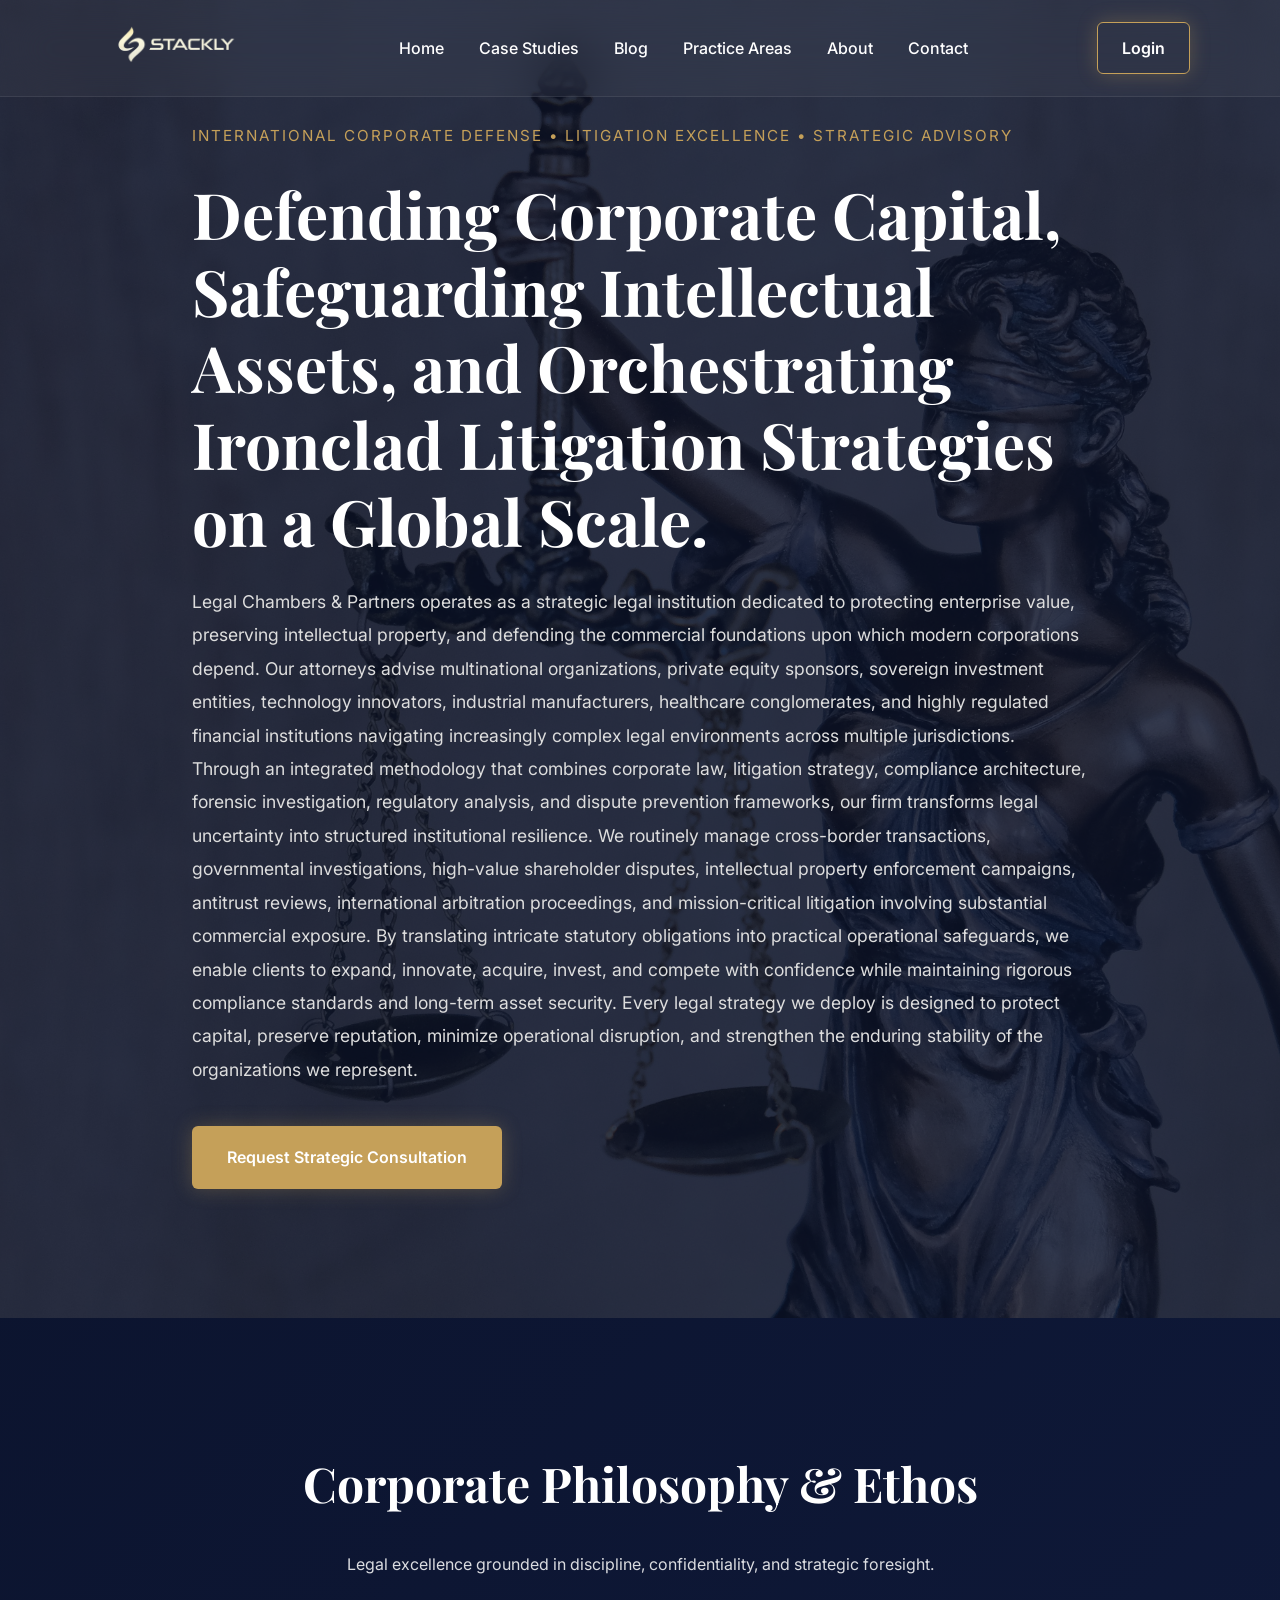
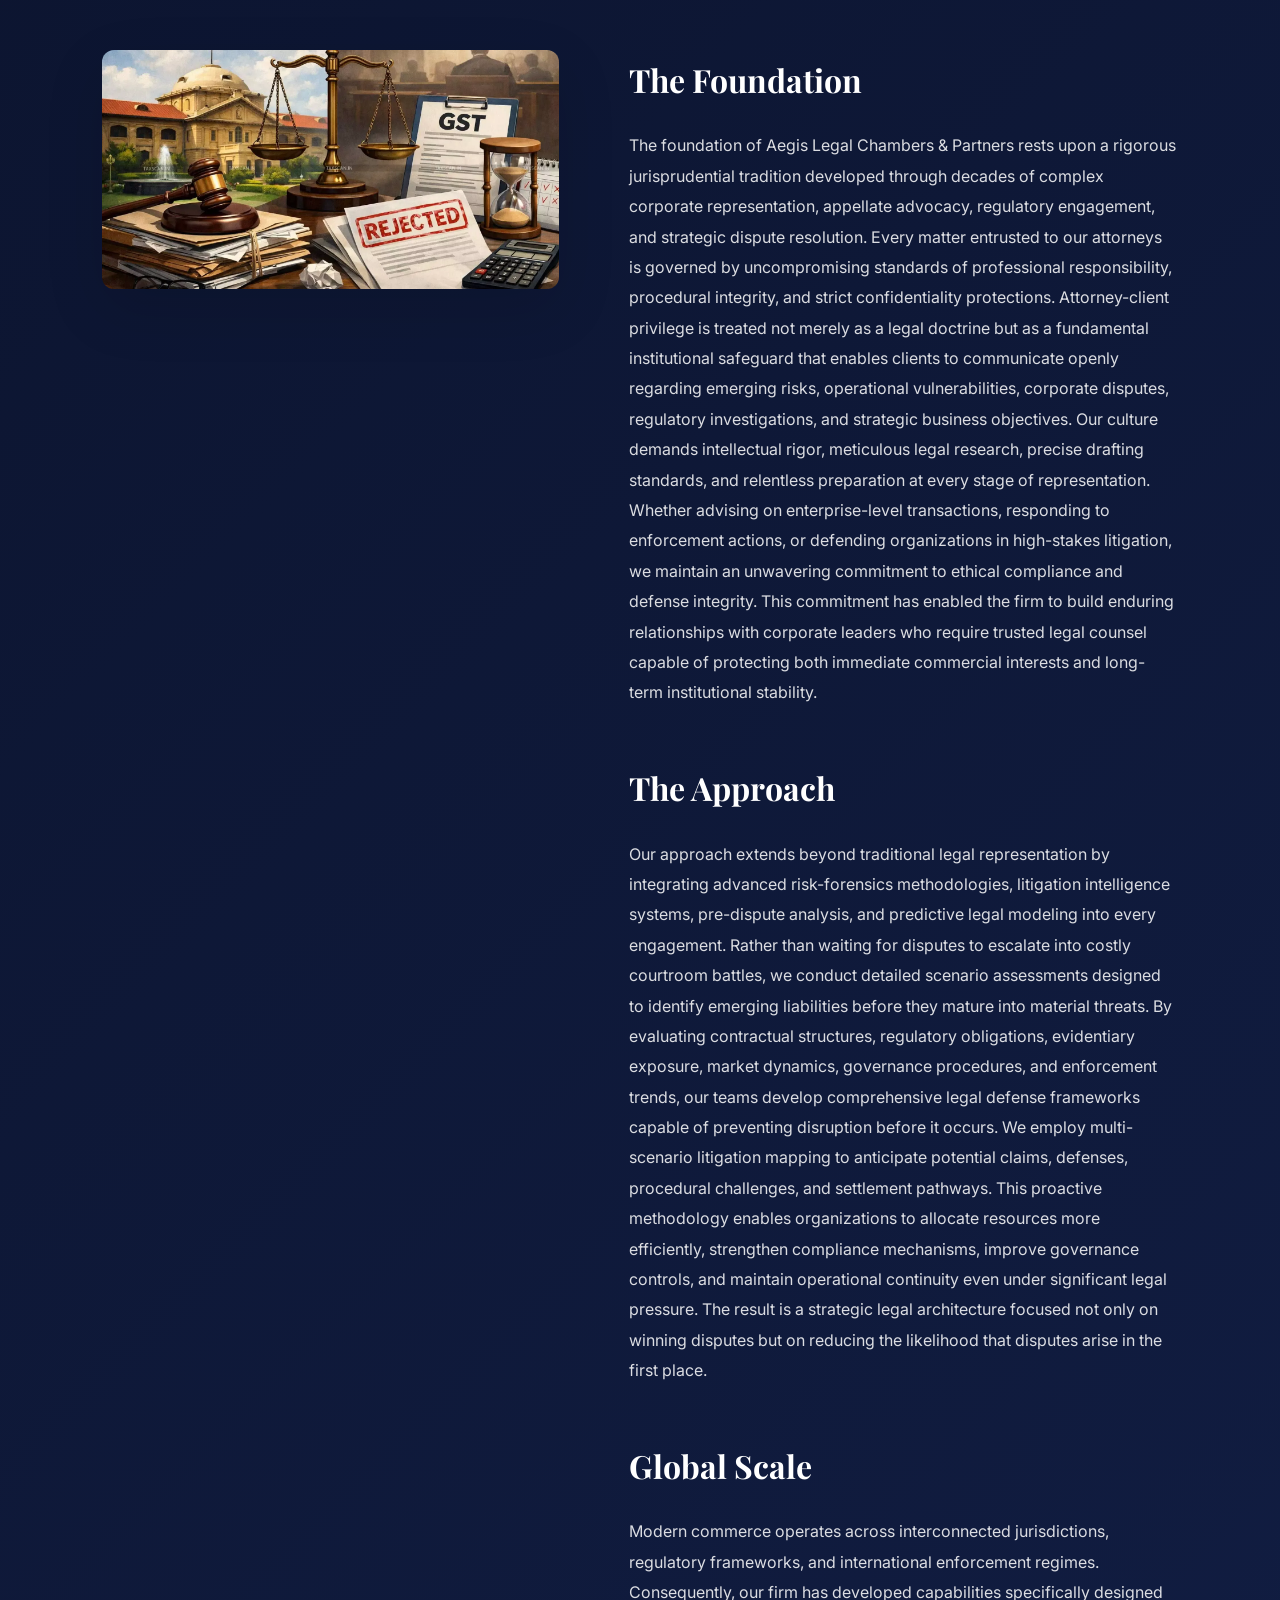
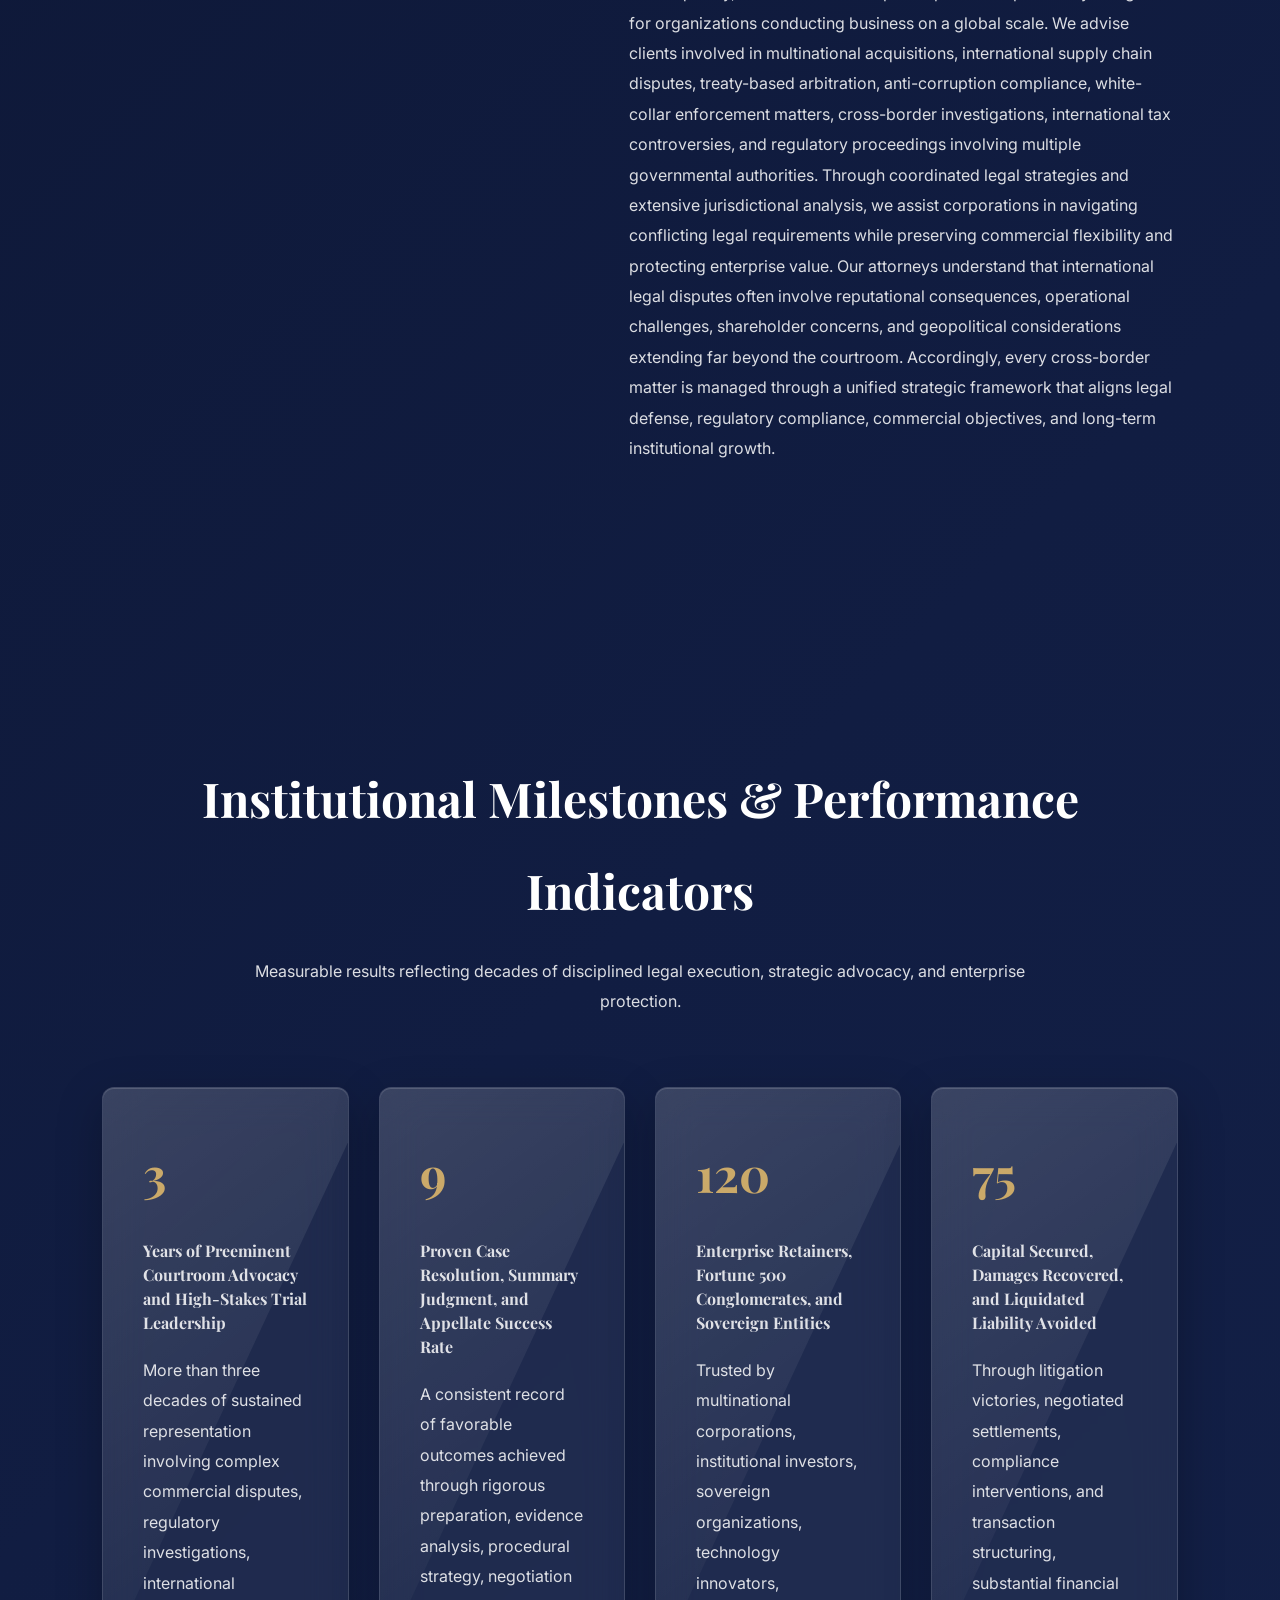
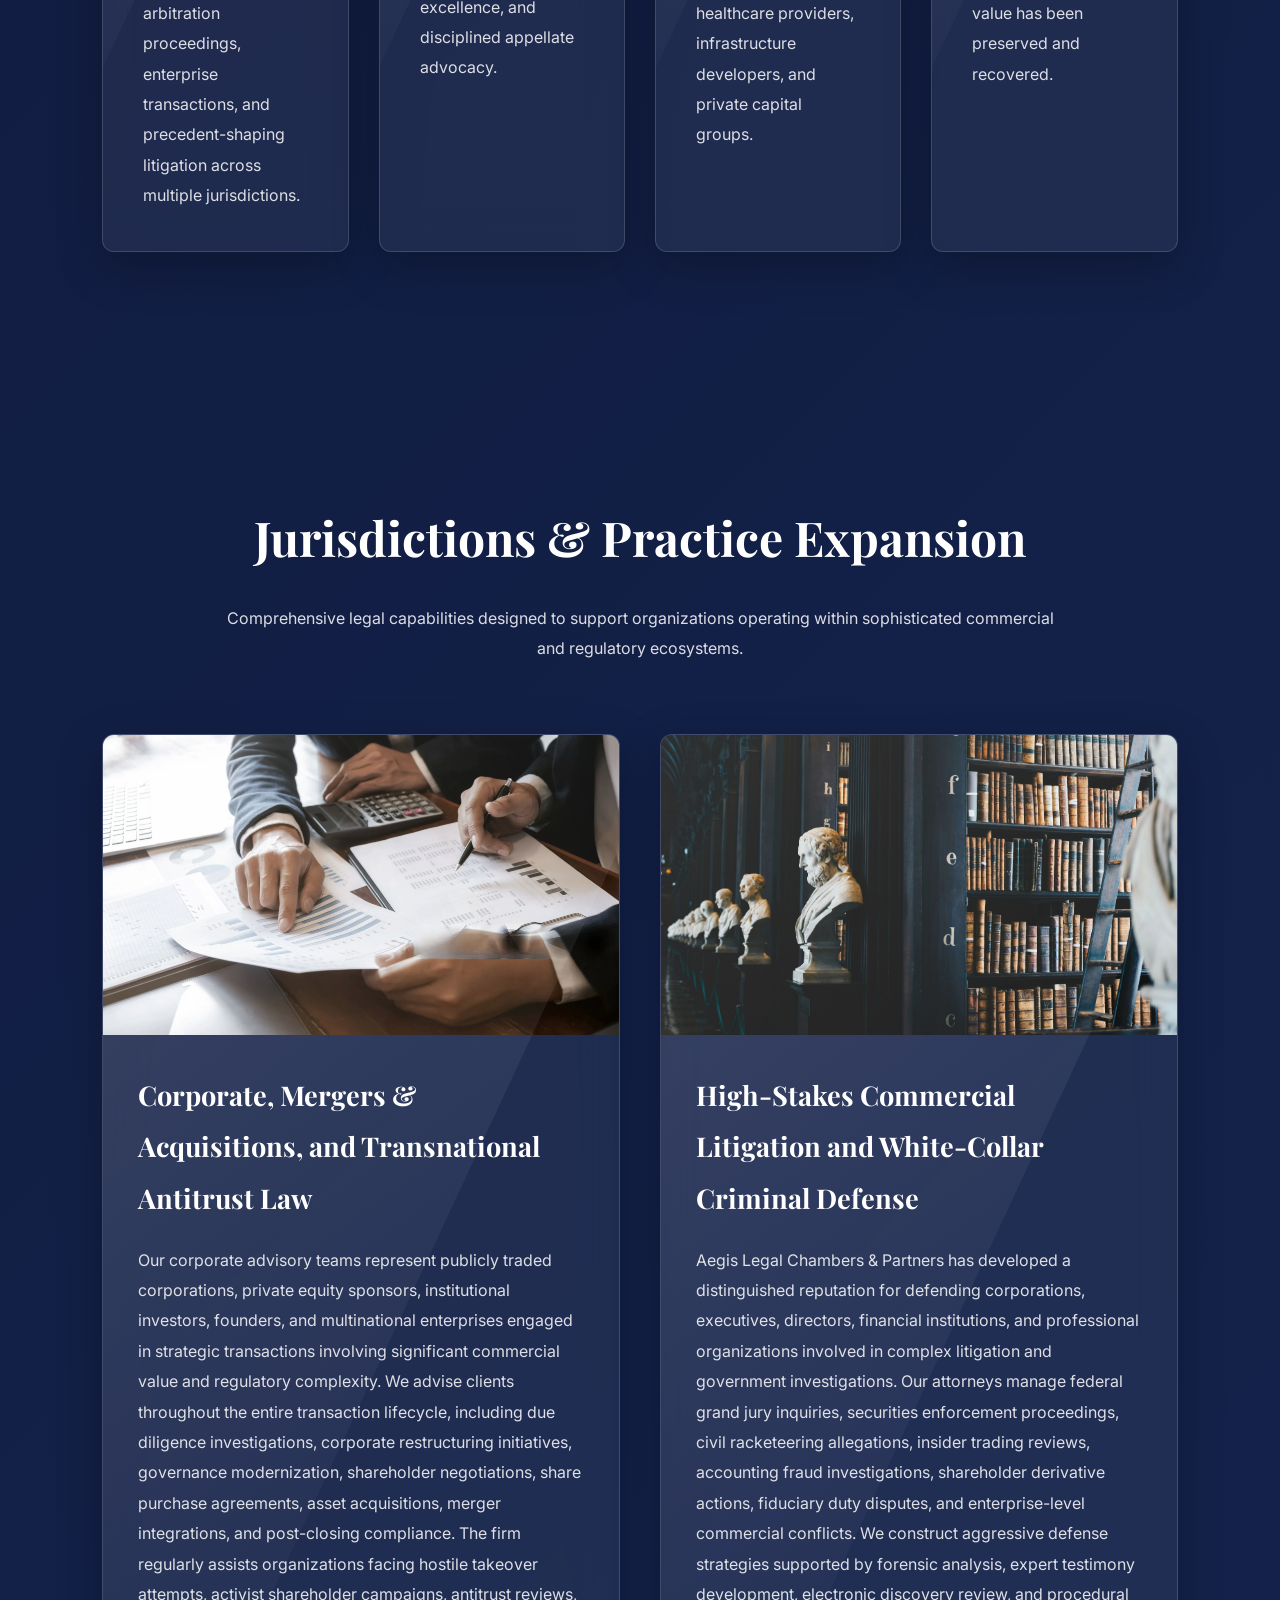
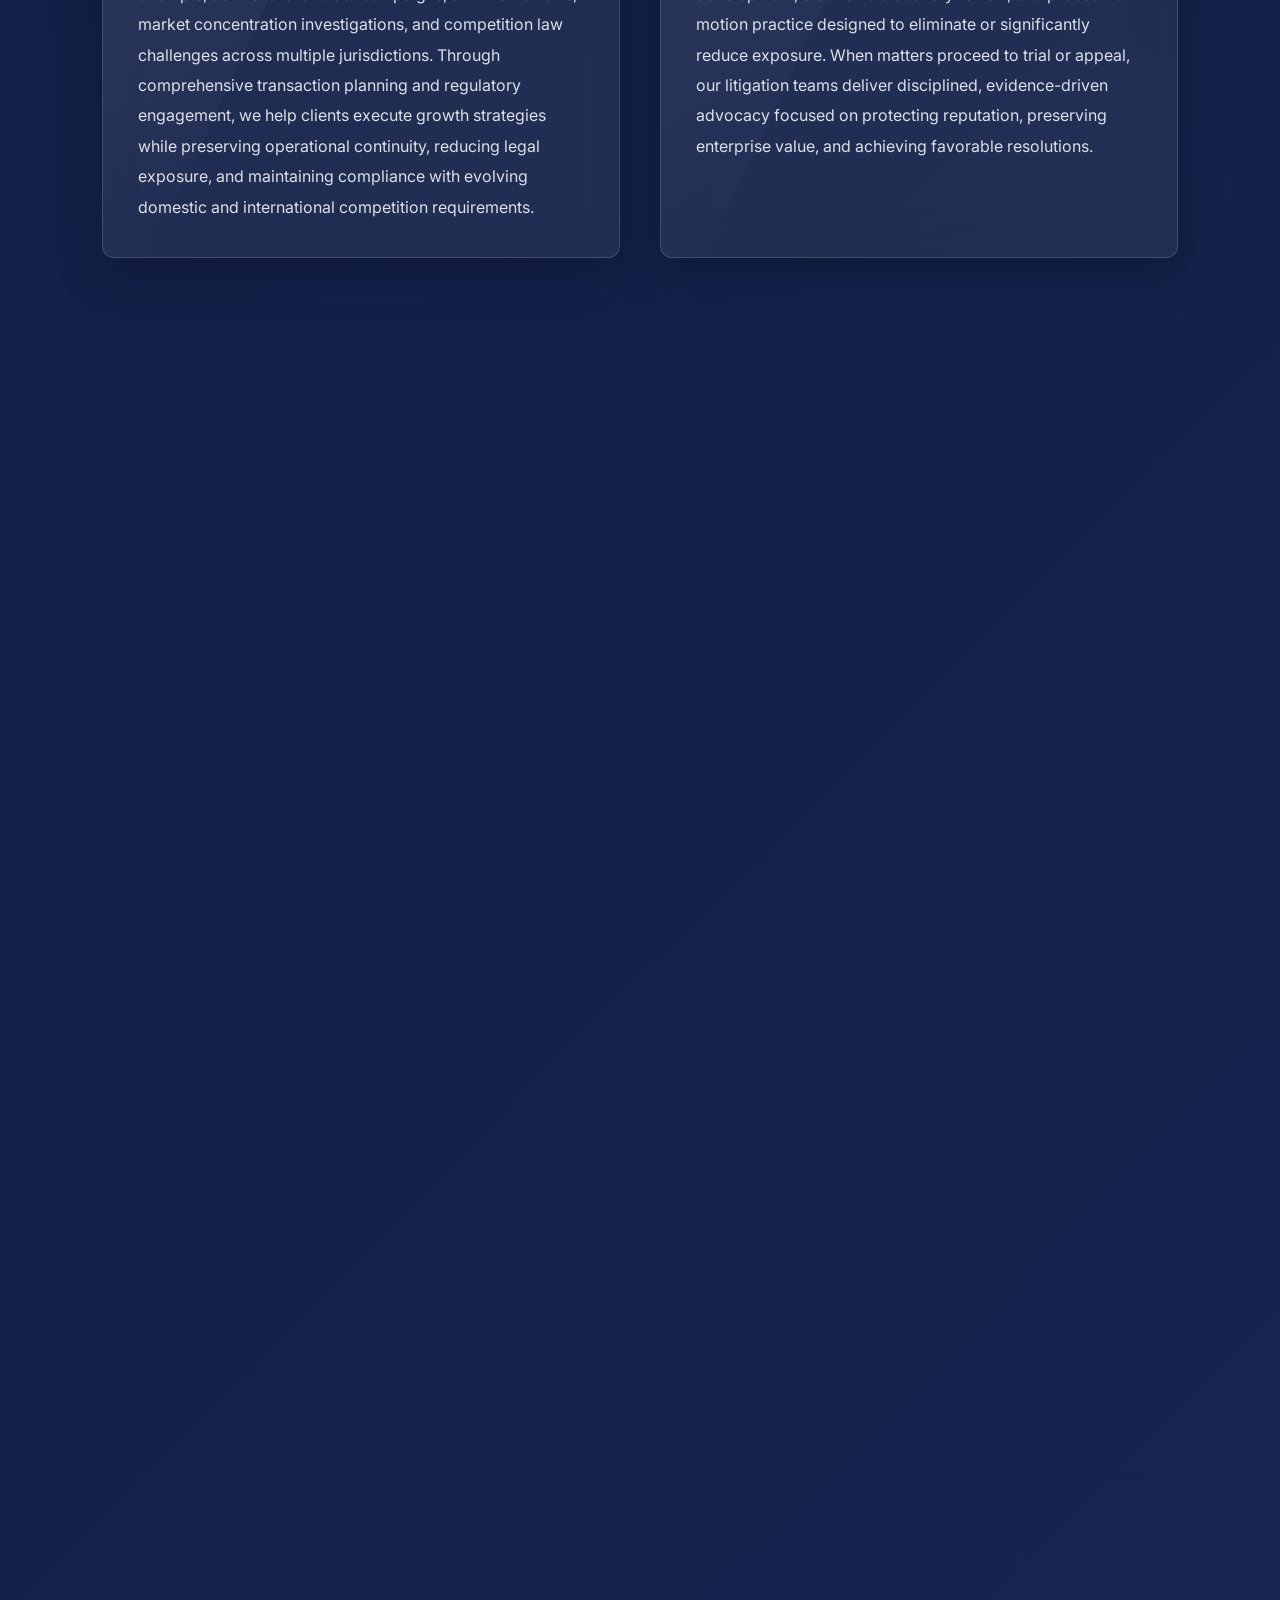
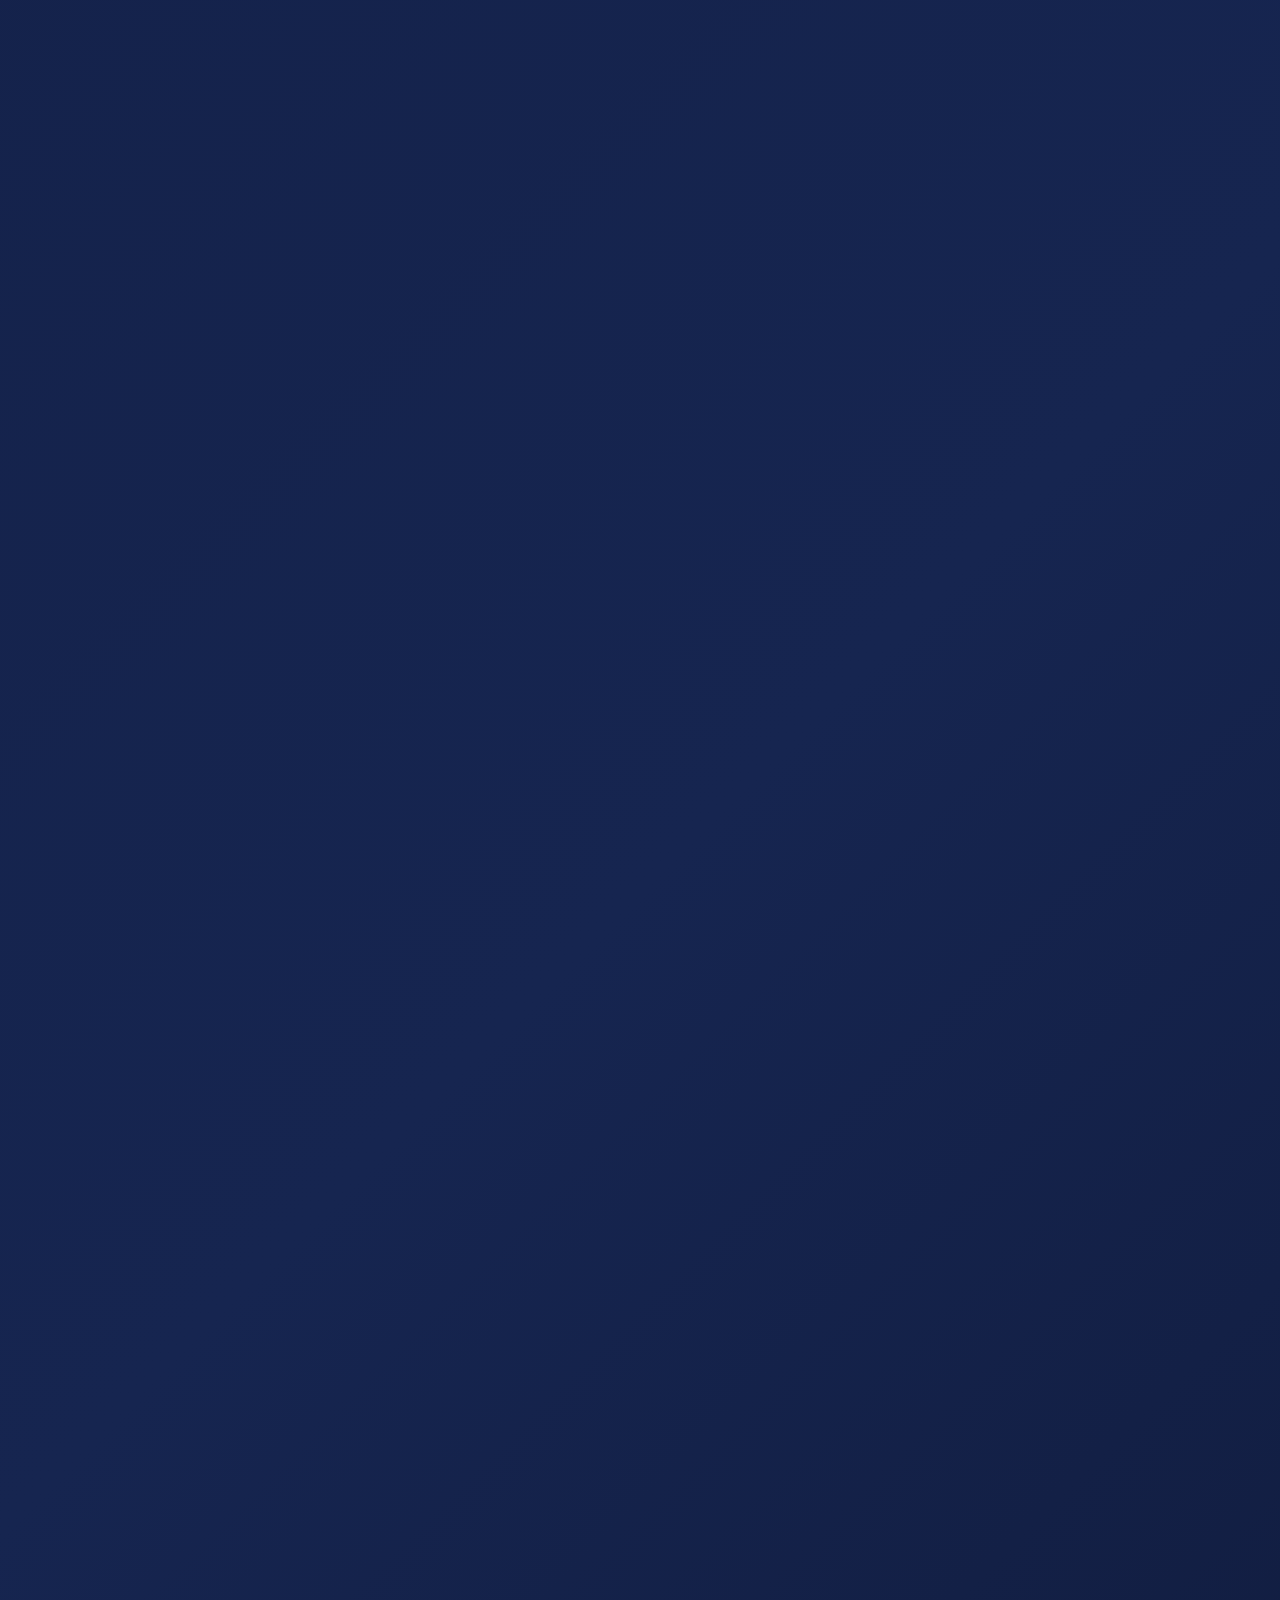
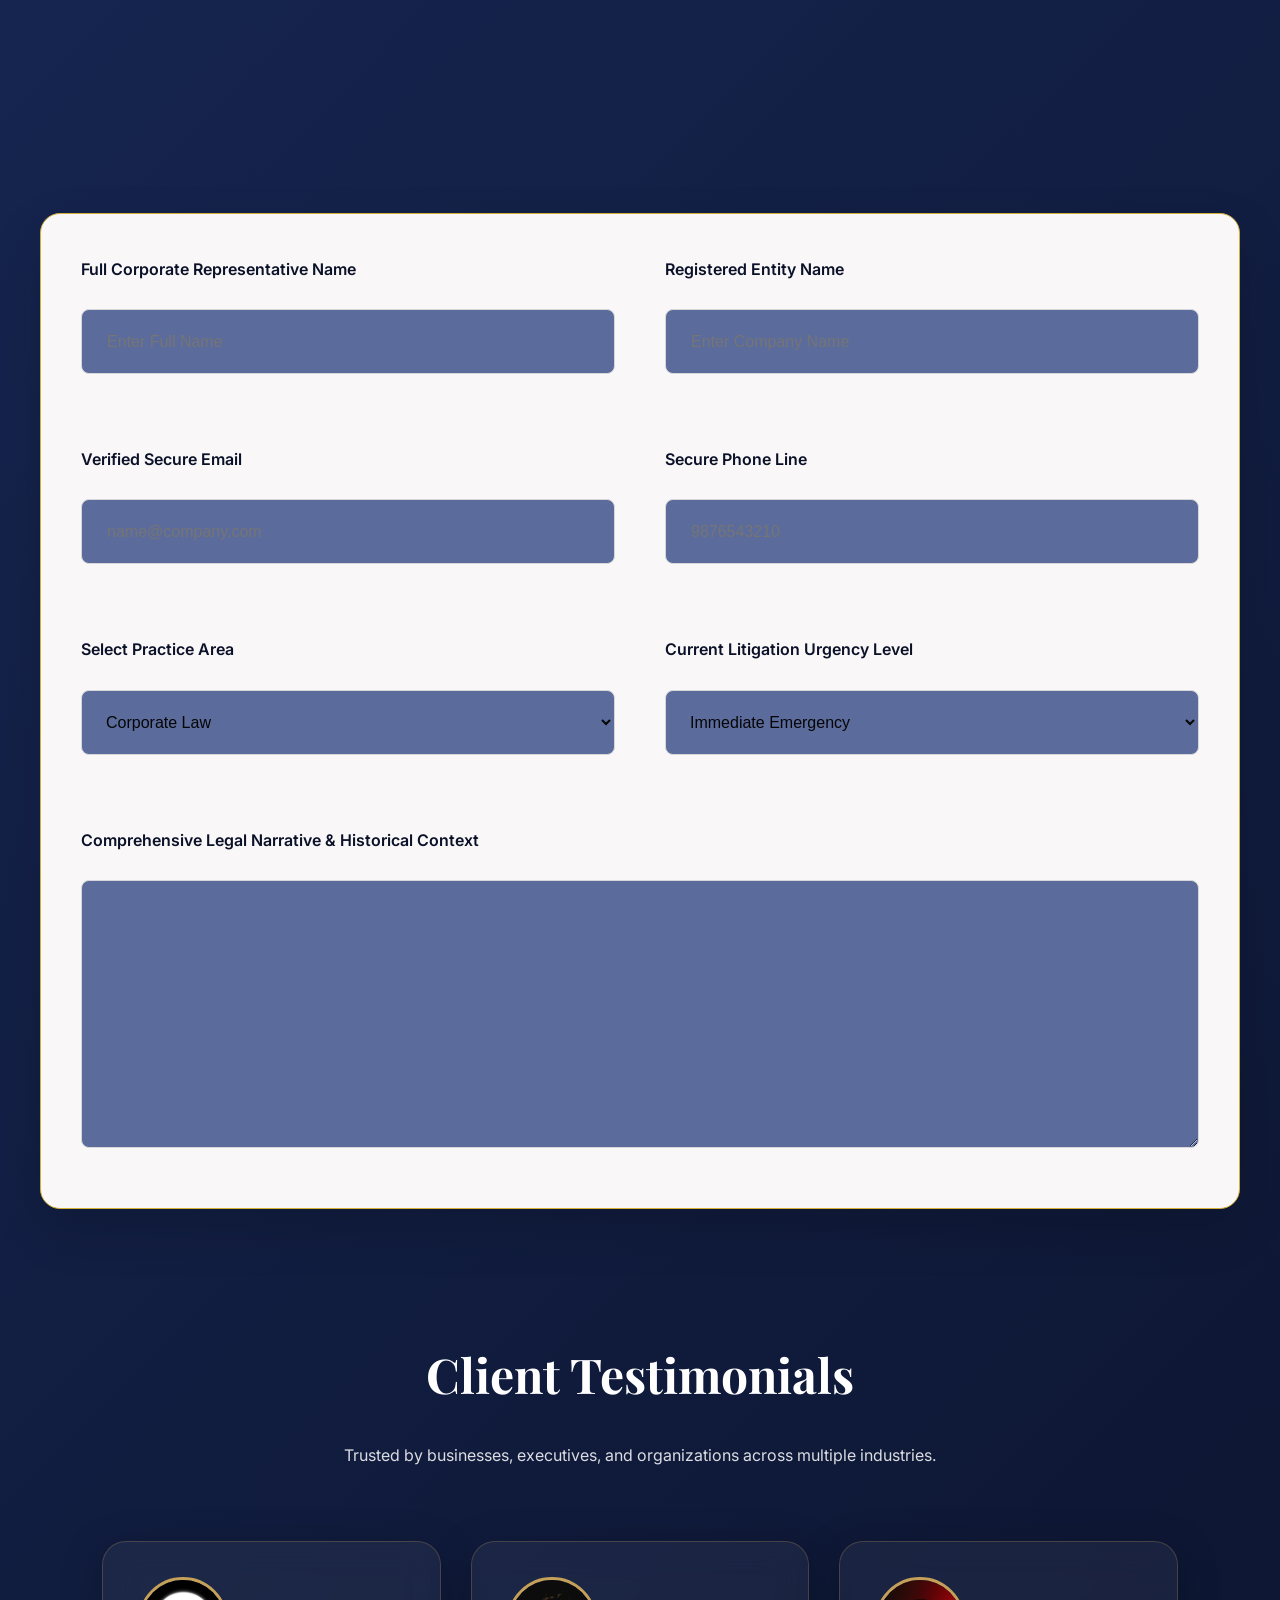
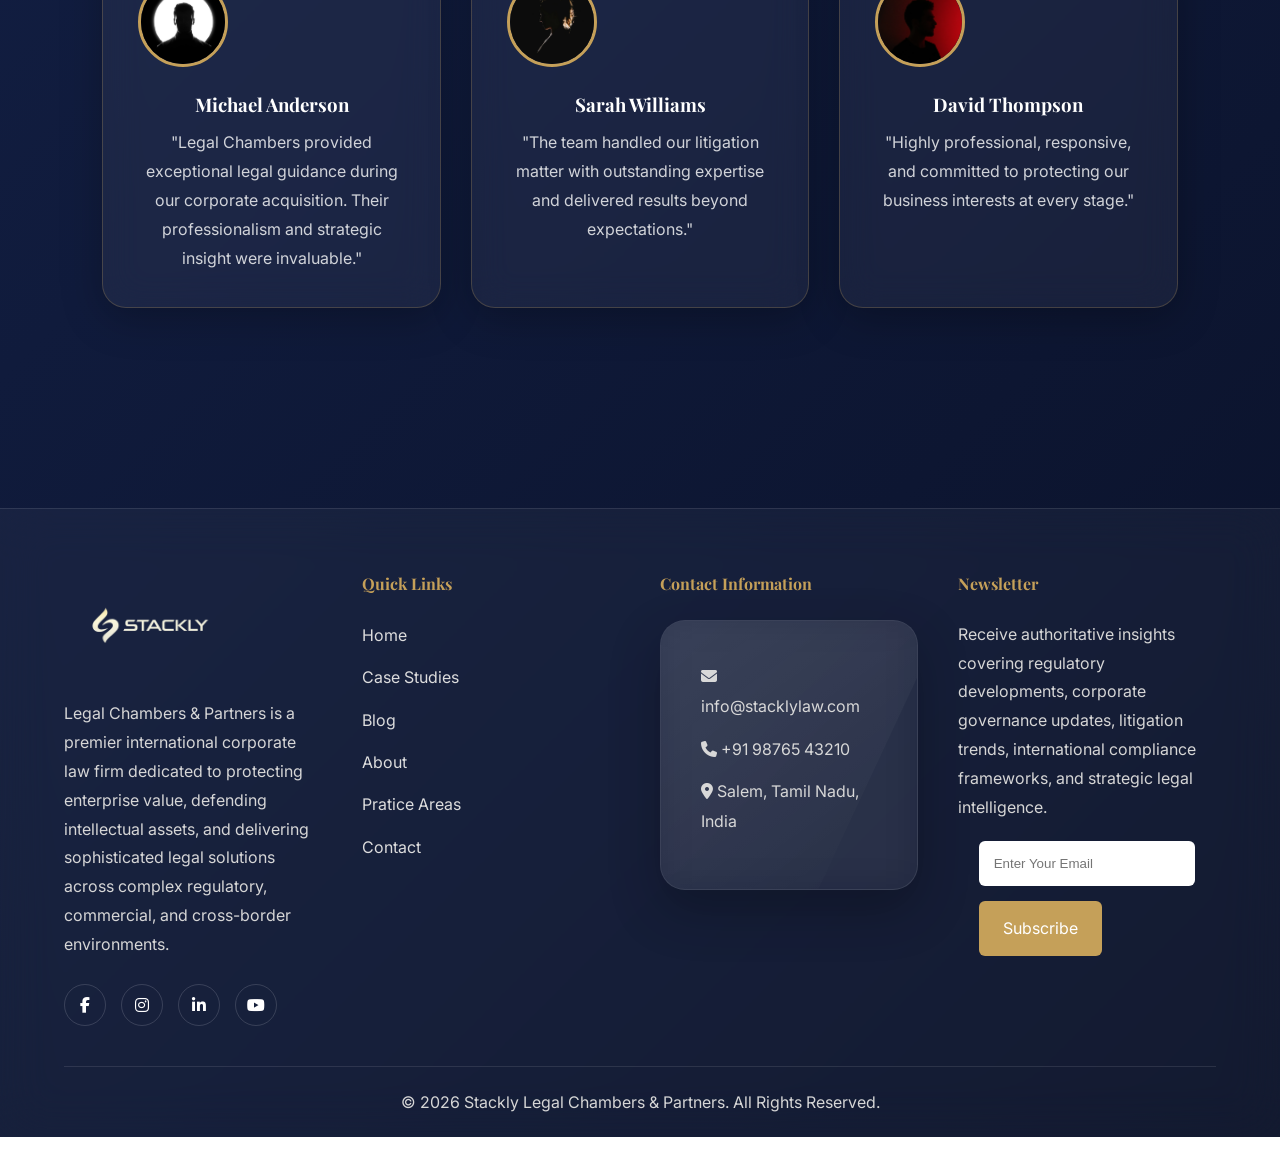
<file: index.html>
<!DOCTYPE html>
<html lang="en">
<head>
<meta charset="UTF-8">
<meta name="viewport" content="width=device-width, initial-scale=1.0">

<title>Stackly Law Service</title>

<link rel="preconnect" href="https://fonts.googleapis.com">
<link rel="preconnect" href="https://fonts.gstatic.com" crossorigin>
<link rel="stylesheet"
href="https://cdnjs.cloudflare.com/ajax/libs/font-awesome/6.5.1/css/all.min.css">
<link href="https://fonts.googleapis.com/css2?family=Playfair+Display:wght@400;500;600;700;800&family=Inter:wght@300;400;500;600;700&display=swap" rel="stylesheet">

<link rel="stylesheet" href="style.css">
</head>

<body>


    <!-- WEBSITE LOADER -->

<div id="loader">

    <div class="loader-content">

        <img src="./assets/law force.svg" alt="Loading">

      

        <div class="loading-bar">
            <span></span>
        </div>

    </div>

</div>

<!-- =========================
NAVBAR
========================= -->

<header class="navbar" id="navbar">

    <div class="logo">
       <a href="index.html">

        <img src="./assets/logo.webp"
        alt="Logo">
    </a>
    </div>

   <nav class="nav-links" id="navLinks">
    <a href="index.html">Home</a>
    <a href="casestudies.html">Case Studies</a>
    <a href="blog.html">Blog</a>
    <a href="pratice.html">Practice Areas</a>
    <a href="about.html">About</a>
    <a href="contact.html">Contact</a>

    <!-- Mobile Login -->
    <a href="#" class="mobile-login-btn" onclick="openAuth()">Login</a>
</nav>

<!-- Desktop Login -->
<a href="#" class="login-btn" onclick="openAuth()">Login</a>

<div class="hamburger" id="hamburger">
    <span></span>
    <span></span>
    <span></span>
</div>

</header>

<!-- =========================
HERO
========================= -->

<section class="hero parallax-section" id="hero">

    <div class="hero-overlay"></div>

    <div class="hero-content reveal">

        <span class="hero-subtitle">
            International Corporate Defense • Litigation Excellence • Strategic Advisory
        </span>

        <h1>
            Defending Corporate Capital, Safeguarding Intellectual Assets,
            and Orchestrating Ironclad Litigation Strategies on a Global Scale.
        </h1>

        <p>
             Legal Chambers & Partners operates as a strategic legal institution
            dedicated to protecting enterprise value, preserving intellectual property,
            and defending the commercial foundations upon which modern corporations
            depend. Our attorneys advise multinational organizations, private equity
            sponsors, sovereign investment entities, technology innovators, industrial
            manufacturers, healthcare conglomerates, and highly regulated financial
            institutions navigating increasingly complex legal environments across
            multiple jurisdictions. Through an integrated methodology that combines
            corporate law, litigation strategy, compliance architecture, forensic
            investigation, regulatory analysis, and dispute prevention frameworks,
            our firm transforms legal uncertainty into structured institutional
            resilience. We routinely manage cross-border transactions, governmental
            investigations, high-value shareholder disputes, intellectual property
            enforcement campaigns, antitrust reviews, international arbitration
            proceedings, and mission-critical litigation involving substantial
            commercial exposure. By translating intricate statutory obligations
            into practical operational safeguards, we enable clients to expand,
            innovate, acquire, invest, and compete with confidence while maintaining
            rigorous compliance standards and long-term asset security. Every legal
            strategy we deploy is designed to protect capital, preserve reputation,
            minimize operational disruption, and strengthen the enduring stability
            of the organizations we represent.
        </p>

        <a href="#contact" class="hero-btn">
            Request Strategic Consultation
        </a>

    </div>

</section>

<!-- =========================
CORPORATE PHILOSOPHY
========================= -->

<section class="ethos-section" id="ethos">

    <div class="section-title reveal">
        <h2>Corporate Philosophy & Ethos</h2>
        <p>
            Legal excellence grounded in discipline, confidentiality,
            and strategic foresight.
        </p>
    </div>

    <div class="ethos-container">

        <div class="ethos-image reveal">

            <img
                src="./assets/header2.webp"
                alt="Executive Legal Boardroom">

        </div>

        <div class="ethos-content">

            <div class="reveal">

                <h3>The Foundation</h3>

                <p>
                    The foundation of Aegis Legal Chambers & Partners rests upon a
                    rigorous jurisprudential tradition developed through decades of
                    complex corporate representation, appellate advocacy, regulatory
                    engagement, and strategic dispute resolution. Every matter
                    entrusted to our attorneys is governed by uncompromising standards
                    of professional responsibility, procedural integrity, and strict
                    confidentiality protections. Attorney-client privilege is treated
                    not merely as a legal doctrine but as a fundamental institutional
                    safeguard that enables clients to communicate openly regarding
                    emerging risks, operational vulnerabilities, corporate disputes,
                    regulatory investigations, and strategic business objectives.
                    Our culture demands intellectual rigor, meticulous legal research,
                    precise drafting standards, and relentless preparation at every
                    stage of representation. Whether advising on enterprise-level
                    transactions, responding to enforcement actions, or defending
                    organizations in high-stakes litigation, we maintain an unwavering
                    commitment to ethical compliance and defense integrity. This
                    commitment has enabled the firm to build enduring relationships
                    with corporate leaders who require trusted legal counsel capable
                    of protecting both immediate commercial interests and long-term
                    institutional stability.
                </p>

            </div>

            <div class="reveal">
                

                <h3>The Approach</h3>

                <p>
                    Our approach extends beyond traditional legal representation by
                    integrating advanced risk-forensics methodologies, litigation
                    intelligence systems, pre-dispute analysis, and predictive legal
                    modeling into every engagement. Rather than waiting for disputes
                    to escalate into costly courtroom battles, we conduct detailed
                    scenario assessments designed to identify emerging liabilities
                    before they mature into material threats. By evaluating contractual
                    structures, regulatory obligations, evidentiary exposure, market
                    dynamics, governance procedures, and enforcement trends, our teams
                    develop comprehensive legal defense frameworks capable of
                    preventing disruption before it occurs. We employ multi-scenario
                    litigation mapping to anticipate potential claims, defenses,
                    procedural challenges, and settlement pathways. This proactive
                    methodology enables organizations to allocate resources more
                    efficiently, strengthen compliance mechanisms, improve governance
                    controls, and maintain operational continuity even under
                    significant legal pressure. The result is a strategic legal
                    architecture focused not only on winning disputes but on reducing
                    the likelihood that disputes arise in the first place.
                </p>


            </div>

            <div class="reveal">

                <h3>Global Scale</h3>

                <p>
                    Modern commerce operates across interconnected jurisdictions,
                    regulatory frameworks, and international enforcement regimes.
                    Consequently, our firm has developed capabilities specifically
                    designed for organizations conducting business on a global scale.
                    We advise clients involved in multinational acquisitions,
                    international supply chain disputes, treaty-based arbitration,
                    anti-corruption compliance, white-collar enforcement matters,
                    cross-border investigations, international tax controversies,
                    and regulatory proceedings involving multiple governmental
                    authorities. Through coordinated legal strategies and extensive
                    jurisdictional analysis, we assist corporations in navigating
                    conflicting legal requirements while preserving commercial
                    flexibility and protecting enterprise value. Our attorneys
                    understand that international legal disputes often involve
                    reputational consequences, operational challenges, shareholder
                    concerns, and geopolitical considerations extending far beyond
                    the courtroom. Accordingly, every cross-border matter is managed
                    through a unified strategic framework that aligns legal defense,
                    regulatory compliance, commercial objectives, and long-term
                    institutional growth.
                </p>

            </div>

        </div>

    </div>

</section>

<!-- =========================
DYNAMIC METRICS & MILESTONES
========================= -->

<section class="metrics-section" id="metrics">

    <div class="section-title reveal">
        <h2>Institutional Milestones & Performance Indicators</h2>
        <p>
            Measurable results reflecting decades of disciplined legal execution,
            strategic advocacy, and enterprise protection.
        </p>
    </div>

    <div class="metrics-grid">

        <div class="metric-card reveal">
            <h3 class="counter" data-target="35">35+</h3>
            <h4>
                Years of Preeminent Courtroom Advocacy and High-Stakes Trial Leadership
            </h4>
            <p>
                More than three decades of sustained representation involving
                complex commercial disputes, regulatory investigations,
                international arbitration proceedings, enterprise transactions,
                and precedent-shaping litigation across multiple jurisdictions.
            </p>
        </div>

        <div class="metric-card reveal">
            <h3 class="counter" data-target="99">99.2%</h3>
            <h4>
                Proven Case Resolution, Summary Judgment, and Appellate Success Rate
            </h4>
            <p>
                A consistent record of favorable outcomes achieved through
                rigorous preparation, evidence analysis, procedural strategy,
                negotiation excellence, and disciplined appellate advocacy.
            </p>
        </div>

        <div class="metric-card reveal">
            <h3 class="counter" data-target="1200">1200+</h3>
            <h4>
                Enterprise Retainers, Fortune 500 Conglomerates, and Sovereign Entities
            </h4>
            <p>
                Trusted by multinational corporations, institutional investors,
                sovereign organizations, technology innovators, healthcare
                providers, infrastructure developers, and private capital groups.
            </p>
        </div>

        <div class="metric-card reveal">
            <h3 class="counter" data-target="750">$750M+</h3>
            <h4>
                Capital Secured, Damages Recovered, and Liquidated Liability Avoided
            </h4>
            <p>
                Through litigation victories, negotiated settlements,
                compliance interventions, and transaction structuring,
                substantial financial value has been preserved and recovered.
            </p>
        </div>

    </div>

</section>

<!-- =========================
PRACTICE AREAS
========================= -->

<section class="practice-section" id="practice">

    <div class="section-title reveal">
        <h2>Jurisdictions & Practice Expansion</h2>
        <p>
            Comprehensive legal capabilities designed to support organizations
            operating within sophisticated commercial and regulatory ecosystems.
        </p>
    </div>

    <div class="practice-grid">

        <!-- CARD 1 -->

        <div class="practice-card reveal">

            <img
                src="./assets/law1.webp"
                alt="Corporate Law">

            <div class="practice-content">

                <h3>
                    Corporate, Mergers & Acquisitions, and Transnational Antitrust Law
                </h3>

                <p>
                    Our corporate advisory teams represent publicly traded
                    corporations, private equity sponsors, institutional investors,
                    founders, and multinational enterprises engaged in strategic
                    transactions involving significant commercial value and
                    regulatory complexity. We advise clients throughout the entire
                    transaction lifecycle, including due diligence investigations,
                    corporate restructuring initiatives, governance modernization,
                    shareholder negotiations, share purchase agreements, asset
                    acquisitions, merger integrations, and post-closing compliance.
                    The firm regularly assists organizations facing hostile takeover
                    attempts, activist shareholder campaigns, antitrust reviews,
                    market concentration investigations, and competition law
                    challenges across multiple jurisdictions. Through comprehensive
                    transaction planning and regulatory engagement, we help clients
                    execute growth strategies while preserving operational continuity,
                    reducing legal exposure, and maintaining compliance with evolving
                    domestic and international competition requirements.
                </p>

            </div>

        </div>

        <!-- CARD 2 -->

        <div class="practice-card reveal">

            <img
                src="./assets/law2.webp"
                alt="Litigation">

            <div class="practice-content">

                <h3>
                    High-Stakes Commercial Litigation and White-Collar Criminal Defense
                </h3>

                <p>
                    Aegis Legal Chambers & Partners has developed a distinguished
                    reputation for defending corporations, executives, directors,
                    financial institutions, and professional organizations involved
                    in complex litigation and government investigations. Our attorneys
                    manage federal grand jury inquiries, securities enforcement
                    proceedings, civil racketeering allegations, insider trading
                    reviews, accounting fraud investigations, shareholder derivative
                    actions, fiduciary duty disputes, and enterprise-level commercial
                    conflicts. We construct aggressive defense strategies supported
                    by forensic analysis, expert testimony development, electronic
                    discovery review, and procedural motion practice designed to
                    eliminate or significantly reduce exposure. When matters proceed
                    to trial or appeal, our litigation teams deliver disciplined,
                    evidence-driven advocacy focused on protecting reputation,
                    preserving enterprise value, and achieving favorable resolutions.
                </p>

            </div>

        </div>

        <!-- CARD 3 -->

        <div class="practice-card reveal">

            <img
                src="./assets/law3.webp"
                alt="Real Estate Law">

            <div class="practice-content">

                <h3>
                    Enterprise Real Estate Acquisition, Structural Zoning, and Land Use Law
                </h3>

                <p>
                    Our real estate practice advises investors, developers,
                    infrastructure groups, institutional landlords, and corporate
                    occupiers involved in large-scale property acquisitions and
                    development projects. Representation includes transaction
                    structuring, title review, financing negotiations, environmental
                    compliance assessments, land-use approvals, zoning modifications,
                    commercial leasing arrangements, construction agreements, and
                    dispute resolution. We routinely assist clients acquiring
                    high-value commercial assets requiring coordination among
                    regulators, lenders, contractors, and public authorities.
                    Through proactive risk assessment and regulatory planning,
                    the firm helps clients reduce delays, control development costs,
                    address environmental liabilities, and preserve project viability
                    throughout acquisition, construction, operation, and disposition.
                </p>

            </div>

        </div>

        <!-- CARD 4 -->

        <div class="practice-card reveal">

            <img
                src="./assets/law4.webp"
                alt="Asset Protection">

            <div class="practice-content">

                <h3>
                    High-Net-Worth Wealth Preservation, Asset Protection, and Trust Engineering
                </h3>

                <p>
                    High-net-worth individuals, family offices, entrepreneurs,
                    investors, and business owners rely upon our private wealth
                    advisory teams to preserve and transfer assets efficiently across
                    generations. Our services include trust formation, succession
                    planning, estate administration, family governance frameworks,
                    philanthropic structures, offshore asset protection planning,
                    taxation strategy, and dispute resolution involving substantial
                    family wealth. We design sophisticated legal structures intended
                    to protect capital from unnecessary exposure while supporting
                    long-term legacy objectives. Through careful coordination with
                    financial advisors, fiduciaries, and tax professionals, we help
                    clients maintain wealth continuity, minimize transfer risks,
                    and resolve sensitive family disputes with discretion and
                    strategic precision.
                </p>

            </div>

        </div>

    </div>

</section>

<!-- =========================
ABOUT SECTION
========================= -->

<section class="about-section" id="about">

    <div class="section-title reveal">

        <h2>
            About  Legal Chambers & Partners
        </h2>

        <p>
            A distinguished legal institution built upon decades of
            strategic advocacy, corporate defense, regulatory excellence,
            and unwavering commitment to protecting enterprise interests.
        </p>

    </div>

    <div class="about-container">

        <div class="about-image reveal">

            <img
            src="./assets/law5.webp"
            alt="Corporate Law Firm">

        </div>

        <div class="about-content reveal">

            <h3>
                Excellence Through Legal Precision and Strategic Foresight
            </h3>

            <p>
                Aegis Legal Chambers & Partners was founded upon the principle
                that exceptional legal representation requires far more than
                technical knowledge of statutes, regulations, and judicial
                precedent. It requires a comprehensive understanding of how
                legal risk intersects with commercial objectives, corporate
                governance, financial performance, and institutional reputation.
                For decades, our attorneys have advised multinational
                corporations, financial institutions, technology innovators,
                healthcare organizations, investment groups, and private
                enterprises navigating increasingly complex domestic and
                international legal environments.
            </p>

            <p>
                The firm has earned a reputation for delivering sophisticated
                legal solutions in matters involving corporate transactions,
                mergers and acquisitions, regulatory compliance, intellectual
                property protection, international arbitration, commercial
                litigation, white-collar defense, and enterprise restructuring.
                Every engagement is approached through disciplined legal
                analysis, strategic planning, and meticulous execution designed
                to identify risks before they become liabilities. Our attorneys
                work collaboratively across practice areas to ensure that every
                legal strategy aligns with the broader operational and financial
                objectives of the organizations we represent.
            </p>

            <p>
                Beyond traditional legal representation, Aegis Legal Chambers &
                Partners functions as a long-term strategic advisor to clients
                operating in highly competitive and heavily regulated industries.
                By integrating legal intelligence, risk management frameworks,
                compliance architecture, and dispute prevention strategies, the
                firm enables clients to pursue growth opportunities with
                confidence while maintaining regulatory integrity and protecting
                shareholder value. This commitment to excellence, innovation,
                confidentiality, and client success continues to define our
                position as a trusted partner for organizations facing their
                most significant legal and commercial challenges.
            </p>

        </div>

    </div>

</section>

    <form class="legal-form reveal">

        <div class="form-grid">

           <div class="form-group">
    <label>Full Corporate Representative Name</label>
    <input
        type="text"
        id="fullName"
        placeholder="Enter Full Name"
        oninput="this.value=this.value.replace(/[^a-zA-Z\s]/g,'')"
        required>
</div>

<div class="form-group">
    <label>Registered Entity Name</label>
    <input
        type="text"
        id="companyName"
        placeholder="Enter Company Name"
        oninput="this.value=this.value.replace(/[^a-zA-Z\s]/g,'')"
        required>
</div>

<div class="form-group">
    <label>Verified Secure Email</label>
    <input
        type="email"
        placeholder="name@company.com"
        required>
</div>

<div class="form-group">
    <label>Secure Phone Line</label>
    <input
        type="tel"
        id="phone"
        maxlength="10"
        placeholder="9876543210"
        oninput="this.value=this.value.replace(/[^0-9]/g,'')"
        required>
</div>

            <div class="form-group">
                <label>Select Practice Area</label>

                <select>
                    <option>Corporate Law</option>
                    <option>Mergers & Acquisitions</option>
                    <option>Commercial Litigation</option>
                    <option>White Collar Defense</option>
                    <option>Intellectual Property</option>
                    <option>Real Estate Law</option>
                    <option>Asset Protection</option>
                    <option>International Arbitration</option>
                </select>

            </div>

            <div class="form-group">
                <label>Current Litigation Urgency Level</label>

                <select>
                    <option>Immediate Emergency</option>
                    <option>High Priority</option>
                    <option>Time Sensitive</option>
                    <option>Standard Consultation</option>
                </select>

            </div>

        </div>

        <div class="form-group full-width">

            <label>
                Comprehensive Legal Narrative & Historical Context
            </label>

            <textarea rows="12"
                placeholder="Provide a complete chronological overview of the matter, including relevant parties, dates, contracts, regulatory notices, litigation history, financial exposure, prior negotiations, evidence currently available, and desired legal objectives.">
            </textarea>

        </div>


    </form>

</section>


<!-- TESTIMONIALS SECTION START -->

<section class="testimonials-section">

    <div class="section-title reveal">
        <h2>Client Testimonials</h2>
        <p>
            Trusted by businesses, executives, and organizations across multiple industries.
        </p>
    </div>

    <div class="testimonials-grid">

        <div class="testimonial-card reveal">
            <img src="./assets/client1.webp" alt="Client">

            <h3>Michael Anderson</h3>

            <p>
                "Legal Chambers provided exceptional legal guidance during our corporate acquisition. Their professionalism and strategic insight were invaluable."
            </p>
        </div>

        <div class="testimonial-card reveal">
            <img src="./assets/client2.webp" alt="Client">

            <h3>Sarah Williams</h3>

            <p>
                "The team handled our litigation matter with outstanding expertise and delivered results beyond expectations."
            </p>
        </div>

        <div class="testimonial-card reveal">
            <img src="./assets/client3.webp" alt="Client">

            <h3>David Thompson</h3>

            <p>
                "Highly professional, responsive, and committed to protecting our business interests at every stage."
            </p>
        </div>

    </div>

</section>

<!-- TESTIMONIALS SECTION END -->

<!-- FOOTER -->

<footer class="footer">

    <div class="container">

        <div class="row">

            <div class="col-lg-4">

                <a href="index.html">
                    <img src="./assets/logo.webp"
                    class="footer-logo"
                    alt="VoltDrive Logo">
                </a>

                <p>
                  Legal Chambers & Partners is a premier international corporate law firm dedicated to protecting enterprise value,
                   defending intellectual assets, and delivering sophisticated legal solutions across complex regulatory, commercial, and cross-border environments.
                </p>

                <div class="social-icons">

                    <a href="404.html">
                        <i class="fab fa-facebook-f"></i>
                    </a>

                    <a href="404.html">
                        <i class="fab fa-instagram"></i>
                    </a>

                    <a href="404.html">
                        <i class="fab fa-linkedin-in"></i>
                    </a>

                    <a href="404.html">
                        <i class="fab fa-youtube"></i>
                    </a>

                </div>

            </div>

            <div class="col-lg-2">

                <h4>Quick Links</h4>

                <ul class="footer-links">

                    <li><a href="index.html">Home</a></li>

                    <li><a href="casestudies.html">Case Studies</a></li>

                    <li><a href="blog.html">Blog</a></li>

                     <li><a href="about.html">About</a></li>

                    <li><a href="Pratice Areas">Pratice Areas</a></li>

                    <li><a href="contact.html">Contact</a></li>

                </ul>

            </div>

            <div class="col-lg-3">

                <h4>Contact Information</h4>

                <ul class="contact-info">

                    <li>
                        <i class="fas fa-envelope"></i>
                        info@stacklylaw.com
                    </li>

                    <li>
                        <i class="fas fa-phone"></i>
                        +91 98765 43210
                    </li>

                    <li>
                        <i class="fas fa-map-marker-alt"></i>
                        Salem, Tamil Nadu, India
                    </li>

                </ul>

            </div>

            <div class="col-lg-3">

                <h4>Newsletter</h4>

                <p>
                   Receive authoritative insights covering regulatory developments, corporate governance updates, litigation trends, international compliance frameworks, and strategic legal intelligence.
                </p>

                <div class="newsletter">

                    <input type="email"
                    placeholder="Enter Your Email">

                    <a href="404.html"
                    class="subscribe-btn">
                        Subscribe
                    </a>

                </div>

            </div>

        </div>

        <div class="footer-bottom">
            © 2026 Stackly Legal Chambers & Partners.
            All Rights Reserved.
        </div>

    </div>

</footer>

<!-- LOGIN MODAL -->
<div class="auth-modal" id="loginModal">

    <div class="auth-box">

        <!-- LEFT SIDE -->
        <div class="auth-left">

            <span class="close" onclick="closeAuth()">&times;</span>

            <h2>Welcome Back </h2>

            <!-- LOGIN -->
            <div id="loginBox">

                <select id="loginRole">
                    <option value="Client">Client</option>
                    <option value="admin">Admin</option>
                </select>

                <input type="email"
                       id="loginEmail"
                       placeholder="Email Address">

                <input type="password"
                       id="loginPassword"
                       placeholder="Password">


                       <div class="remember-wrap">
    <label class="remember-me">
        <input type="checkbox" id="rememberMe">
        <span>Remember Me</span>
    </label>
</div>

                <button onclick="loginUser()">
                    Log In
                </button>

                <p onclick="showForgot()">
                    Forgot Password?
                </p>

                <p onclick="showSignup()">
                    Don't have an account? Sign Up
                </p>

            </div>

            <!-- SIGNUP -->
            <div id="signupBox" style="display:none;">

                <input type="text"
                       id="signupName"
                       placeholder="Full Name">

                <input type="email"
                       id="signupEmail"
                       placeholder="Email Address">

                <input type="password"
                       id="ConfirmPassword"
                       placeholder="Password">

                <input type="password"
                       id="confirmPassword"
                       placeholder="Confirm Password">

                <select id="signupRole">
                    <option value="user">User</option>
                    <option value="admin">Admin</option>
                </select>

                <button onclick="signupUser()">
                    Create Account
                </button>

                <p onclick="showLogin()">
                    Back to Login
                </p>

            </div>

            <!-- FORGOT PASSWORD -->
            <div id="forgotBox" style="display:none;">

                <input type="email"
                       id="forgotEmail"
                       placeholder="Enter Your Email">

                <button onclick="forgotPassword()">
                    Reset Password
                </button>

                <p onclick="showLogin()">
                    Back to Login
                </p>

            </div>

        </div>

        <!-- RIGHT SIDE IMAGE -->
        <div class="auth-right">

            <img src="./assets/logiform.webp"
                 alt="Login Illustration">

        </div>

    </div>

</div>
<script src="https://cdn.jsdelivr.net/npm/swiper@11/swiper-bundle.min.js"></script>
<script src="script.js"></script>

</body>
</html>
</file>
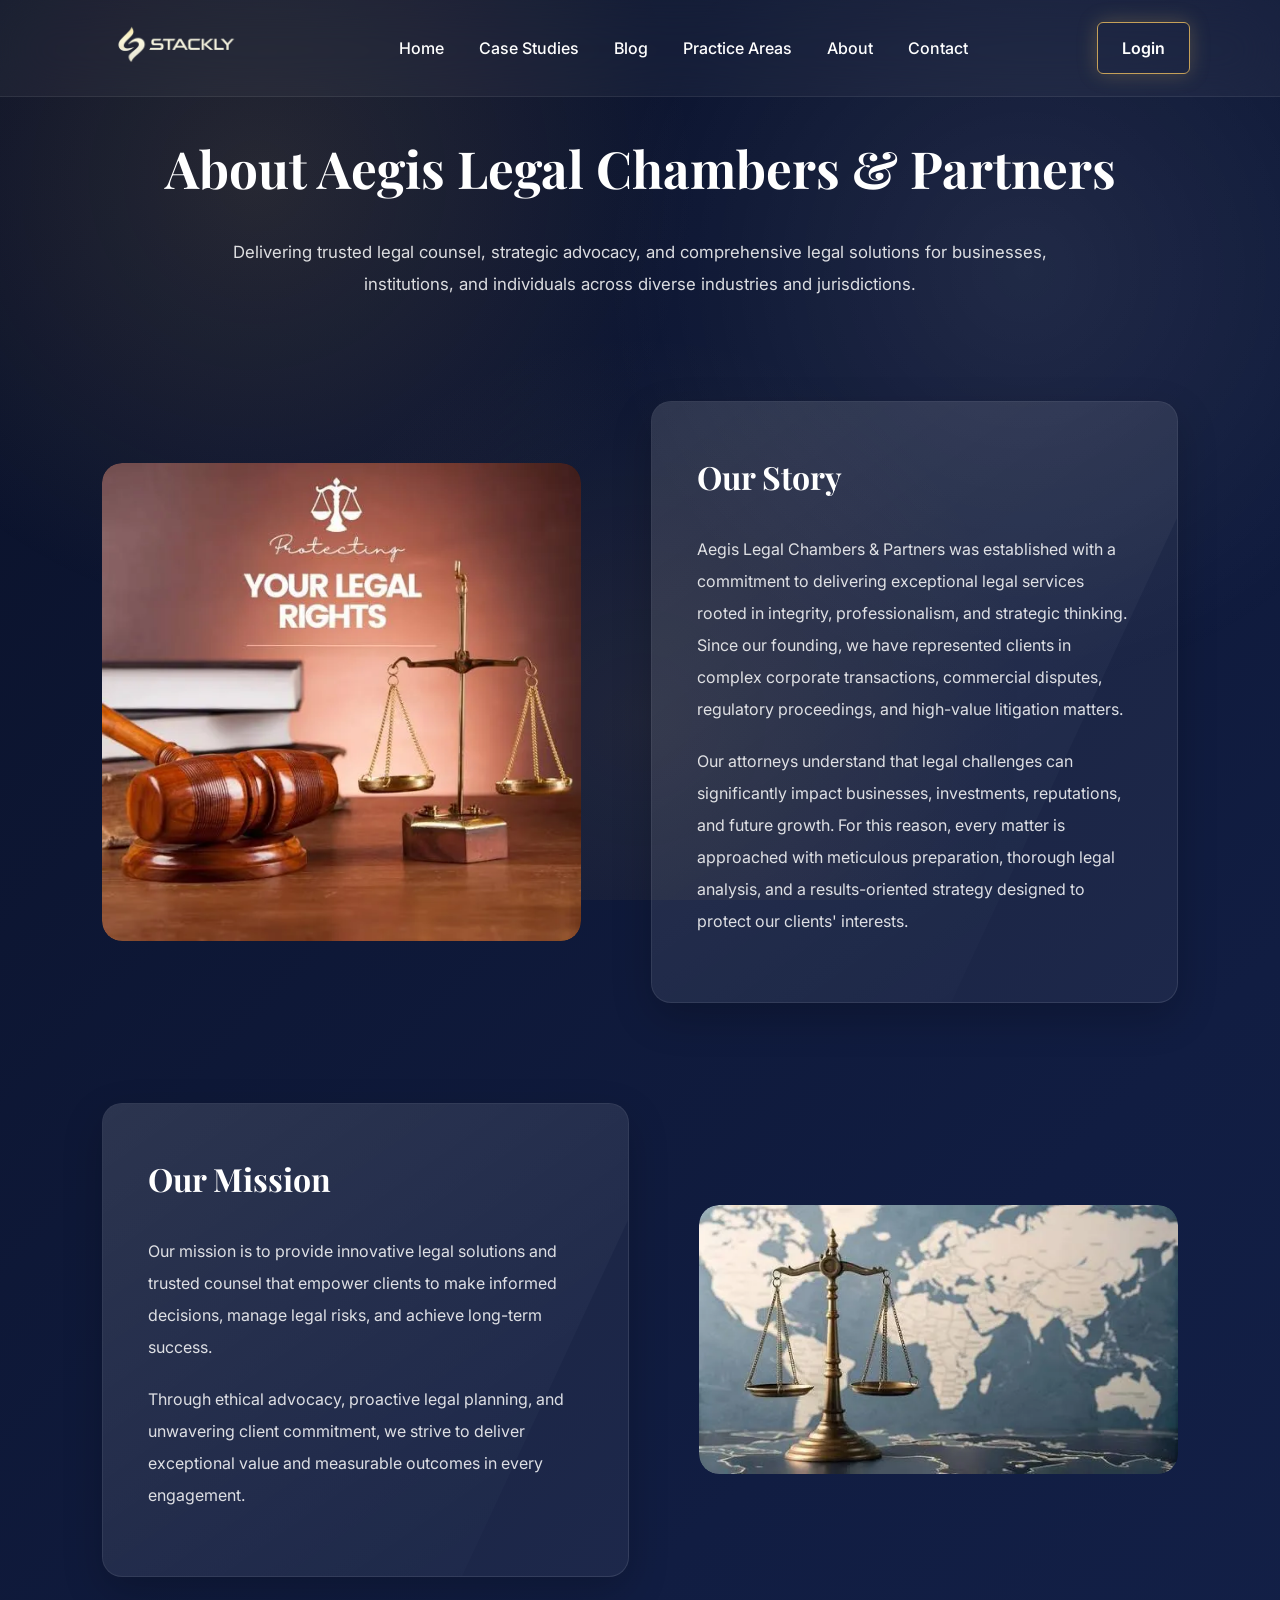
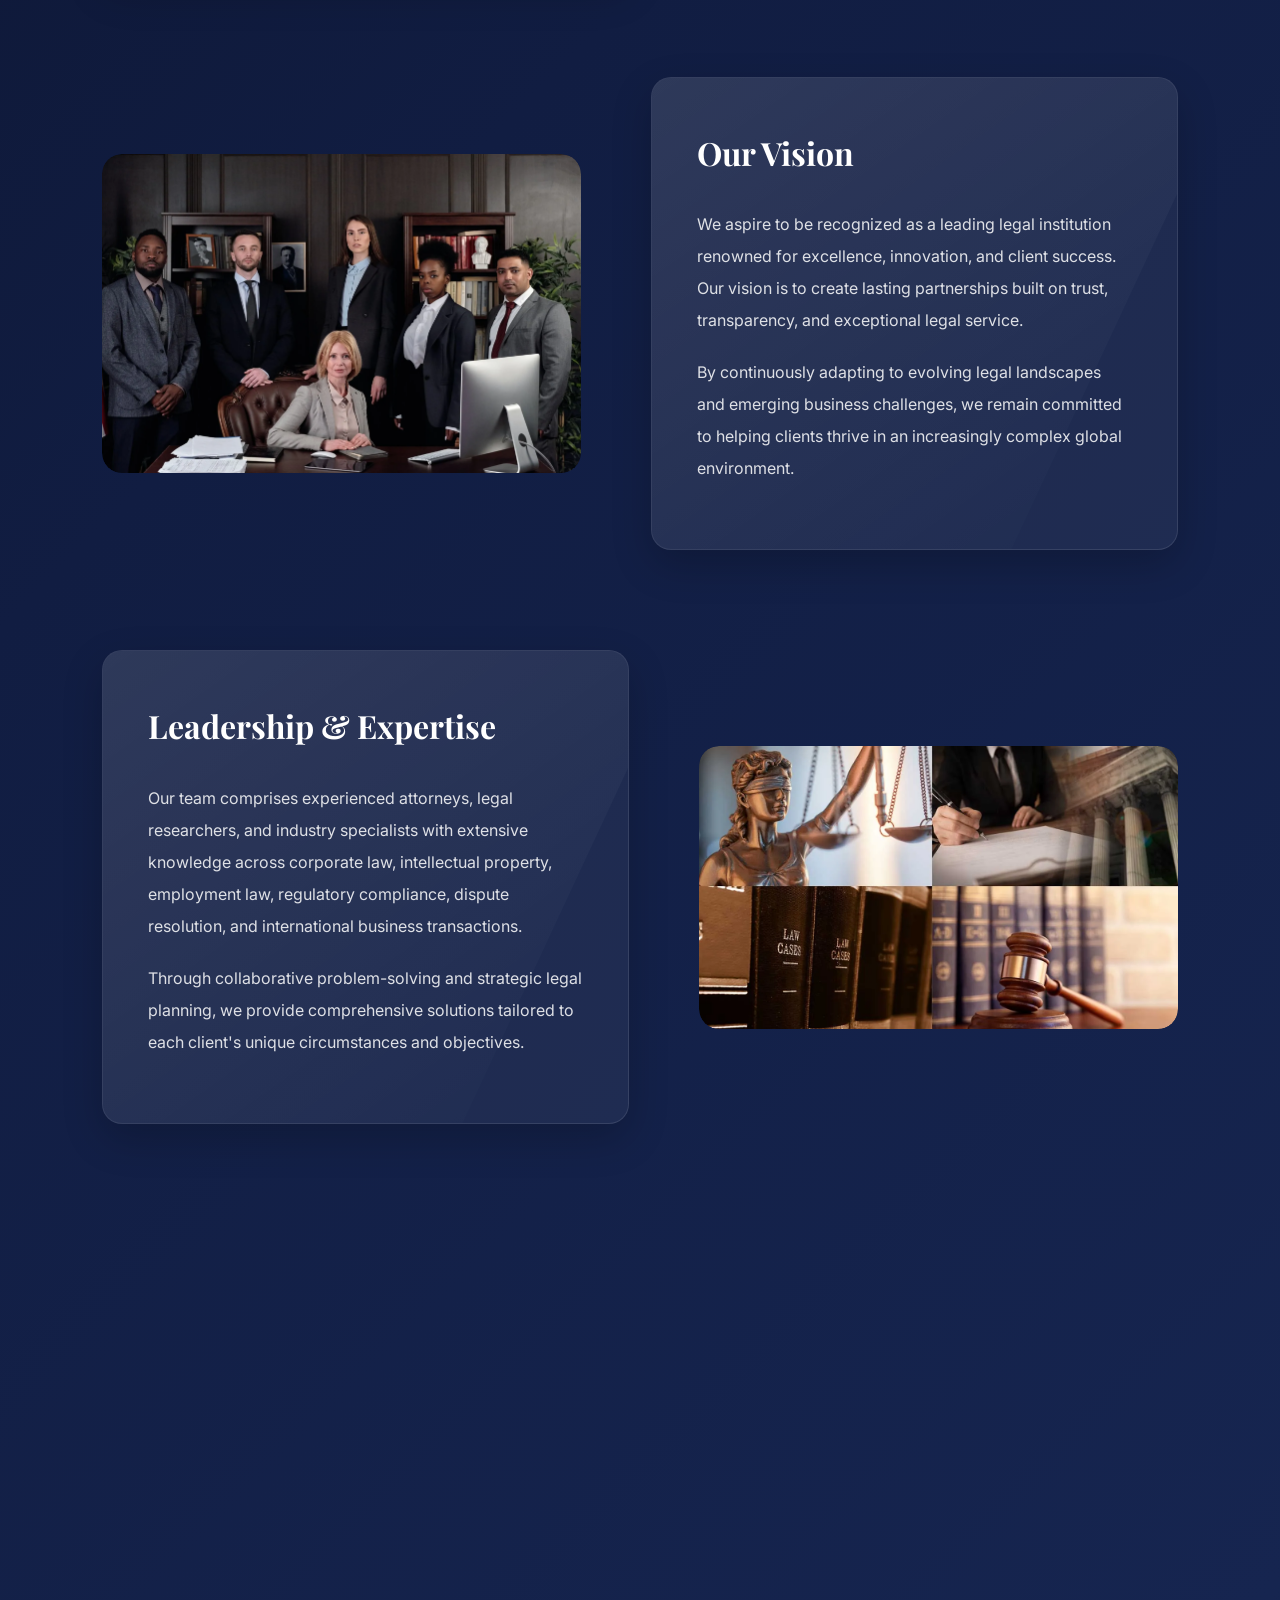
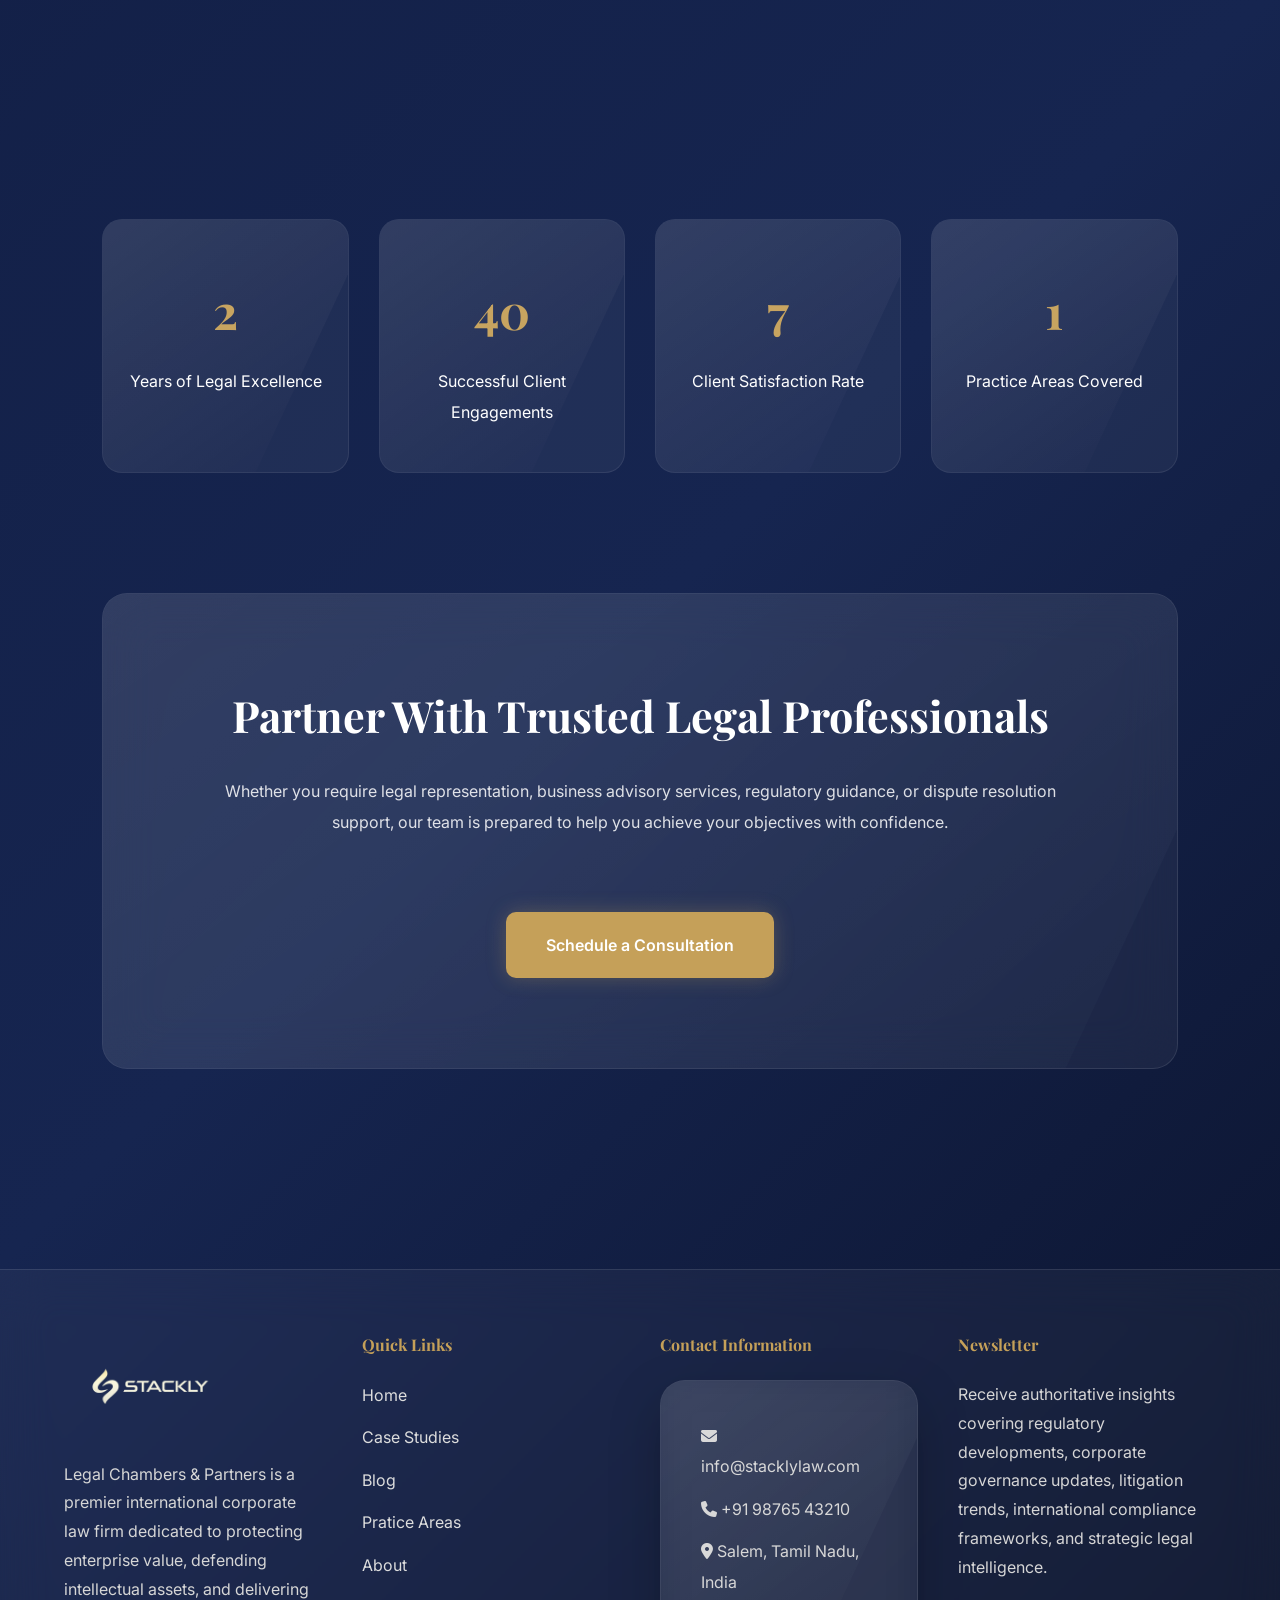
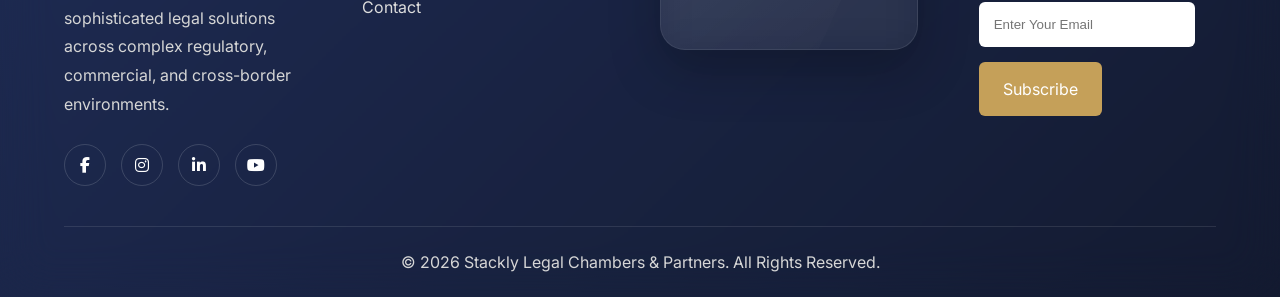
<file: about.html>
<!DOCTYPE html>
<html lang="en">
<head>
<meta charset="UTF-8">
<meta name="viewport" content="width=device-width, initial-scale=1.0">

<title>Stackly Law Service</title>

<link rel="preconnect" href="https://fonts.googleapis.com">
<link rel="preconnect" href="https://fonts.gstatic.com" crossorigin>
<link rel="stylesheet"
href="https://cdnjs.cloudflare.com/ajax/libs/font-awesome/6.5.1/css/all.min.css">
<link href="https://fonts.googleapis.com/css2?family=Playfair+Display:wght@400;500;600;700;800&family=Inter:wght@300;400;500;600;700&display=swap" rel="stylesheet">

<link rel="stylesheet" href="style.css">
</head>

<body>

<!-- =========================
NAVBAR
========================= -->

<header class="navbar" id="navbar">

    <div class="logo">
       <a href="index.html">

        <img src="./assets/logo.webp"
        alt="Logo">
    </a>
    </div>

    <nav class="nav-links" id="navLinks">
        <a href="index.html">Home</a>
        <a href="casestudies.html">Case Studies</a>
        <a href="blog.html">Blog</a>
        <a href="pratice.html">Practice Areas</a>
        <a href="about.html">About</a>
        <a href="contact.html">Contact</a>
    </nav>
           <a href="#" class="login-btn" onclick="openAuth()">Login</a>
    <div class="hamburger" id="hamburger">
        <span></span>
        <span></span>
        <span></span>
    </div>

</header>


<!-- ==========================
ABOUT US SECTION
========================== -->

<section class="about-page">

    <div class="section-title reveal">
        <h2>About Aegis Legal Chambers & Partners</h2>
        <p>
            Delivering trusted legal counsel, strategic advocacy, and comprehensive
            legal solutions for businesses, institutions, and individuals across
            diverse industries and jurisdictions.
        </p>
    </div>

    <!-- OUR STORY -->

    <div class="about-row reveal">

        <div class="about-image">
            <img src="./assets/about-1 (1).webp" alt="Law Firm Boardroom">
        </div>

        <div class="about-content">

            <h3>Our Story</h3>

            <p>
                Aegis Legal Chambers & Partners was established with a commitment
                to delivering exceptional legal services rooted in integrity,
                professionalism, and strategic thinking. Since our founding,
                we have represented clients in complex corporate transactions,
                commercial disputes, regulatory proceedings, and high-value
                litigation matters.
            </p>

            <p>
                Our attorneys understand that legal challenges can significantly
                impact businesses, investments, reputations, and future growth.
                For this reason, every matter is approached with meticulous
                preparation, thorough legal analysis, and a results-oriented
                strategy designed to protect our clients' interests.
            </p>

        </div>

    </div>

    <!-- MISSION -->

    <div class="about-row reverse reveal">

        <div class="about-content">

            <h3>Our Mission</h3>

            <p>
                Our mission is to provide innovative legal solutions and trusted
                counsel that empower clients to make informed decisions,
                manage legal risks, and achieve long-term success.
            </p>

            <p>
                Through ethical advocacy, proactive legal planning, and
                unwavering client commitment, we strive to deliver exceptional
                value and measurable outcomes in every engagement.
            </p>

        </div>

        <div class="about-image">
            <img src="./assets/about-2.webp" alt="Legal Consultation">
        </div>

    </div>

    <!-- VISION -->

    <div class="about-row reveal">

        <div class="about-image">
            <img src="./assets/about-3.webp" alt="Global Legal Services">
        </div>

        <div class="about-content">

            <h3>Our Vision</h3>

            <p>
                We aspire to be recognized as a leading legal institution
                renowned for excellence, innovation, and client success.
                Our vision is to create lasting partnerships built on trust,
                transparency, and exceptional legal service.
            </p>

            <p>
                By continuously adapting to evolving legal landscapes and
                emerging business challenges, we remain committed to helping
                clients thrive in an increasingly complex global environment.
            </p>

        </div>

    </div>

    <!-- EXPERTISE -->

    <div class="about-row reverse reveal">

        <div class="about-content">

            <h3>Leadership & Expertise</h3>

            <p>
                Our team comprises experienced attorneys, legal researchers,
                and industry specialists with extensive knowledge across
                corporate law, intellectual property, employment law,
                regulatory compliance, dispute resolution, and international
                business transactions.
            </p>

            <p>
                Through collaborative problem-solving and strategic legal
                planning, we provide comprehensive solutions tailored to
                each client's unique circumstances and objectives.
            </p>

        </div>

        <div class="about-image">
            <img src="./assets/about-4.webp" alt="Legal Team">
        </div>

    </div>

    <!-- WHY CHOOSE US -->

    <div class="why-us reveal">

        <h3>Why Clients Choose Us</h3>

        <div class="why-grid">

            <div class="why-card">
                <h4>Strategic Legal Planning</h4>
                <p>
                    We develop proactive legal strategies that reduce risk,
                    strengthen compliance, and support business growth.
                </p>
            </div>

            <div class="why-card">
                <h4>Client-Centered Service</h4>
                <p>
                    Every client receives personalized attention, transparent
                    communication, and practical legal guidance.
                </p>
            </div>

            <div class="why-card">
                <h4>Proven Experience</h4>
                <p>
                    Extensive experience handling corporate transactions,
                    litigation, investigations, and regulatory matters.
                </p>
            </div>

            <div class="why-card">
                <h4>Global Perspective</h4>
                <p>
                    Supporting organizations operating across multiple
                    jurisdictions and international markets.
                </p>
            </div>

        </div>

    </div>

    <!-- STATS -->

   <div class="firm-stats reveal">

    <div class="stat-box">
        <h2 class="counter" data-target="25">0</h2>
        <p>Years of Legal Excellence</p>
    </div>

    <div class="stat-box">
        <h2 class="counter" data-target="500">0</h2>
        <p>Successful Client Engagements</p>
    </div>

    <div class="stat-box">
        <h2 class="counter" data-target="98">0</h2>
        <p>Client Satisfaction Rate</p>
    </div>

    <div class="stat-box">
        <h2 class="counter" data-target="15">0</h2>
        <p>Practice Areas Covered</p>
    </div>

</div>
    <!-- CTA -->

    <div class="about-cta reveal">

        <h3>Partner With Trusted Legal Professionals</h3>

        <p>
            Whether you require legal representation, business advisory services,
            regulatory guidance, or dispute resolution support, our team is
            prepared to help you achieve your objectives with confidence.
        </p>

        <a href="contact.html" class="hero-btn">
            Schedule a Consultation
        </a>

    </div>

</section>





<footer class="footer">

    <div class="container">

        <div class="row">

            <div class="col-lg-4">

                <a href="index.html">
                    <img src="./assets/logo.webp"
                    class="footer-logo"
                    alt="VoltDrive Logo">
                </a>

                <p>
                  Legal Chambers & Partners is a premier international corporate law firm dedicated to protecting enterprise value,
                   defending intellectual assets, and delivering sophisticated legal solutions across complex regulatory, commercial, and cross-border environments.
                </p>

                <div class="social-icons">

                    <a href="404.html">
                        <i class="fab fa-facebook-f"></i>
                    </a>

                    <a href="404.html">
                        <i class="fab fa-instagram"></i>
                    </a>

                    <a href="404.html">
                        <i class="fab fa-linkedin-in"></i>
                    </a>

                    <a href="404.html">
                        <i class="fab fa-youtube"></i>
                    </a>

                </div>

            </div>

            <div class="col-lg-2">

                <h4>Quick Links</h4>

                <ul class="footer-links">

                    <li><a href="index.html">Home</a></li>

                    <li><a href="casestudies.html">Case Studies</a></li>

                    <li><a href="blog.html">Blog</a></li>

                     <li><a href="pratice.html">Pratice Areas</a></li>

                    <li><a href="about.html">About</a></li>

                    <li><a href="contact.html">Contact</a></li>

                </ul>

            </div>

            <div class="col-lg-3">

                <h4>Contact Information</h4>

                <ul class="contact-info">

                    <li>
                        <i class="fas fa-envelope"></i>
                        info@stacklylaw.com
                    </li>

                    <li>
                        <i class="fas fa-phone"></i>
                        +91 98765 43210
                    </li>

                    <li>
                        <i class="fas fa-map-marker-alt"></i>
                        Salem, Tamil Nadu, India
                    </li>

                </ul>

            </div>

            <div class="col-lg-3">

                <h4>Newsletter</h4>

                <p>
                   Receive authoritative insights covering regulatory developments, corporate governance updates, litigation trends, international compliance frameworks, and strategic legal intelligence.
                </p>

                <div class="newsletter">

                    <input type="email"
                    placeholder="Enter Your Email">

                    <a href="404.html"
                    class="subscribe-btn">
                        Subscribe
                    </a>

                </div>

            </div>

        </div>

        <div class="footer-bottom">
            © 2026 Stackly Legal Chambers & Partners.
            All Rights Reserved.
        </div>

    </div>

</footer>

<!-- LOGIN MODAL -->
<div class="auth-modal" id="loginModal">

    <div class="auth-box">

        <!-- LEFT SIDE -->
        <div class="auth-left">

            <span class="close" onclick="closeAuth()">&times;</span>

            <h2>Welcome Back </h2>

            <!-- LOGIN -->
            <div id="loginBox">

                <select id="loginRole">
                    <option value="Client">Client</option>
                    <option value="admin">Admin</option>
                </select>

                <input type="email"
                       id="loginEmail"
                       placeholder="Email Address">

                <input type="password"
                       id="loginPassword"
                       placeholder="Password">

                <button onclick="loginUser()">
                    Log In
                </button>

                <p onclick="showForgot()">
                    Forgot Password?
                </p>

                <p onclick="showSignup()">
                    Don't have an account? Sign Up
                </p>

            </div>

            <!-- SIGNUP -->
            <div id="signupBox" style="display:none;">

                <input type="text"
                       id="signupName"
                       placeholder="Full Name">

                <input type="email"
                       id="signupEmail"
                       placeholder="Email Address">

                <input type="password"
                       id="ConfirmPassword"
                       placeholder="Password">

                <input type="password"
                       id="confirmPassword"
                       placeholder="Confirm Password">

                <select id="signupRole">
                    <option value="user">User</option>
                    <option value="admin">Admin</option>
                </select>

                <button onclick="signupUser()">
                    Create Account
                </button>

                <p onclick="showLogin()">
                    Back to Login
                </p>

            </div>

            <!-- FORGOT PASSWORD -->
            <div id="forgotBox" style="display:none;">

                <input type="email"
                       id="forgotEmail"
                       placeholder="Enter Your Email">

                <button onclick="forgotPassword()">
                    Reset Password
                </button>

                <p onclick="showLogin()">
                    Back to Login
                </p>

            </div>

        </div>

        <!-- RIGHT SIDE IMAGE -->
        <div class="auth-right">

            <img src="./assets/logiform.webp"
                 alt="Login Illustration">

        </div>

    </div>

</div>
<script src="https://cdn.jsdelivr.net/npm/swiper@11/swiper-bundle.min.js"></script>
<script src="script.js"></script>

</body>
</html>
</file>
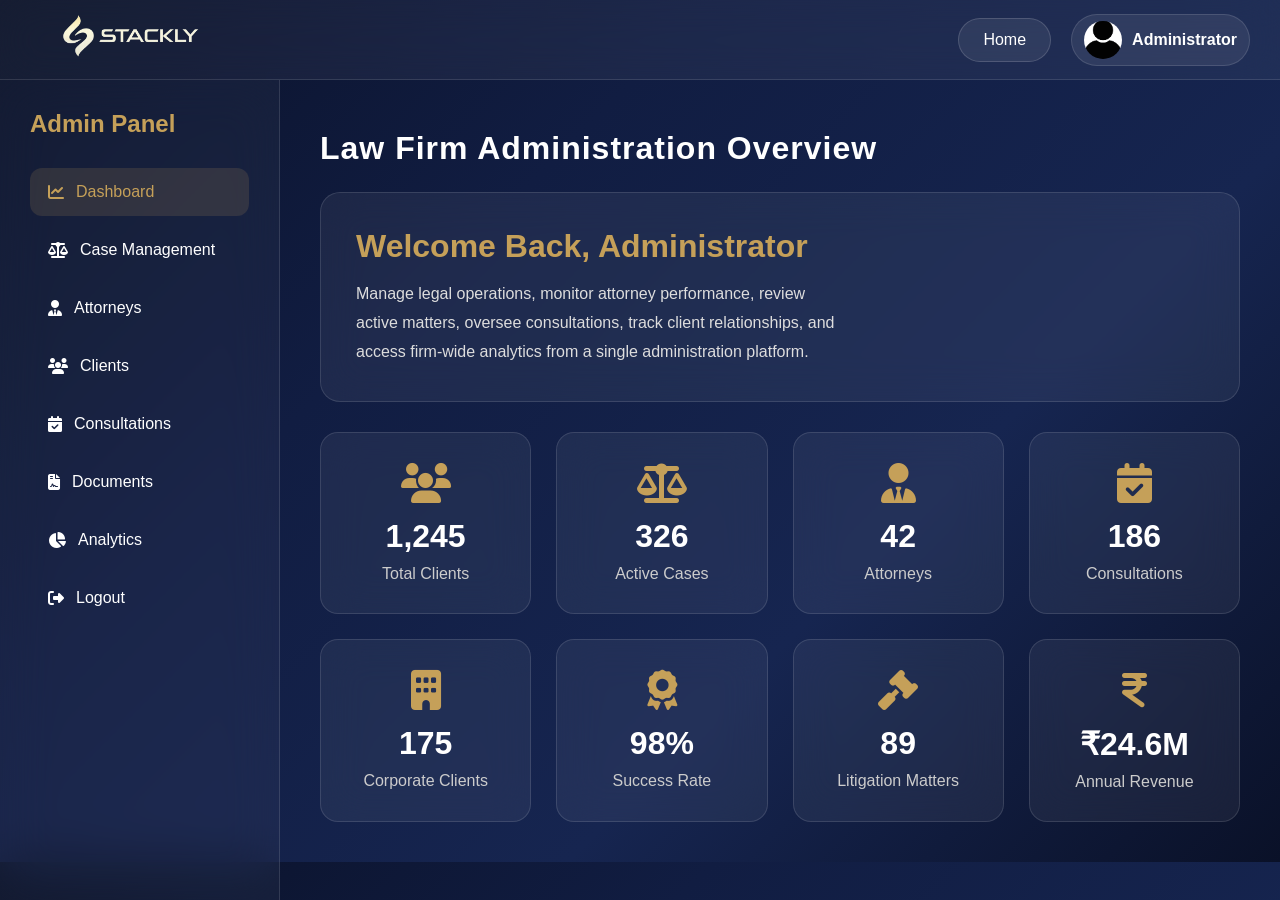
<file: admin-dashboard.html>
<!DOCTYPE html>
<html lang="en">
<head>
<meta charset="UTF-8">
<meta name="viewport" content="width=device-width, initial-scale=1.0">

<title>Admin Dashboard </title>

<link rel="stylesheet" href="admin.css">

<link rel="stylesheet"
href="https://cdnjs.cloudflare.com/ajax/libs/font-awesome/6.5.1/css/all.min.css">

</head>

<body>

<!-- NAVBAR -->

<nav class="navbar">

    <div class="menu-toggle" onclick="toggleMenu()">
        <i class="fa fa-bars"></i>
    </div>

    <img src="./assets/logo.webp"
         alt="Logo"
         class="logo"
         onclick="goDashboard()">

    <div class="nav-right">

        <a href="index.html" class="home-btn">
            Home
        </a>

        <div class="profile-box">

            <img src="./assets/client.webp">

            <span>Administrator</span>

        </div>

    </div>

</nav>

<!-- SIDEBAR -->

<div class="sidebar">

    <h2>Admin Panel</h2>

    <a onclick="showSection('dashboard',this)" class="active">
        <i class="fa fa-chart-line"></i>
        Dashboard
    </a>

    <a onclick="showSection('cases',this)">
        <i class="fa fa-scale-balanced"></i>
        Case Management
    </a>

    <a onclick="showSection('attorneys',this)">
        <i class="fa fa-user-tie"></i>
        Attorneys
    </a>

    <a onclick="showSection('clients',this)">
        <i class="fa fa-users"></i>
        Clients
    </a>

    <a onclick="showSection('consultations',this)">
        <i class="fa fa-calendar-check"></i>
        Consultations
    </a>

    <a onclick="showSection('documents',this)">
        <i class="fa fa-file-contract"></i>
        Documents
    </a>

    <a onclick="showSection('analytics',this)">
        <i class="fa fa-chart-pie"></i>
        Analytics
    </a>


    <a onclick="logoutUser()">
        <i class="fa fa-sign-out-alt"></i>
        Logout
    </a>

</div>

<!-- MAIN -->

<div class="main">

<!-- DASHBOARD -->

<div id="dashboard" class="section">

<h2>Law Firm Administration Overview</h2>

<div class="welcome-banner">

    <div class="welcome-content">

        <h3>
            Welcome Back, Administrator
        </h3>

        <p>
            Manage legal operations, monitor attorney
            performance, review active matters, oversee
            consultations, track client relationships,
            and access firm-wide analytics from a single
            administration platform.
        </p>

    </div>

   

</div>

<div class="cards">

    <div class="card">

        <i class="fa fa-users"></i>

        <h3>1,245</h3>

        <p>Total Clients</p>

    </div>

    <div class="card">

        <i class="fa fa-scale-balanced"></i>

        <h3>326</h3>

        <p>Active Cases</p>

    </div>

    <div class="card">

        <i class="fa fa-user-tie"></i>

        <h3>42</h3>

        <p>Attorneys</p>

    </div>

    <div class="card">

        <i class="fa fa-calendar-check"></i>

        <h3>186</h3>

        <p>Consultations</p>

    </div>

</div>

<div class="cards" style="margin-top:25px;">

    <div class="card">

        <i class="fa fa-building"></i>

        <h3>175</h3>

        <p>Corporate Clients</p>

    </div>

    <div class="card">

        <i class="fa fa-award"></i>

        <h3>98%</h3>

        <p>Success Rate</p>

    </div>

    <div class="card">

        <i class="fa fa-gavel"></i>

        <h3>89</h3>

        <p>Litigation Matters</p>

    </div>

    <div class="card">

        <i class="fa fa-indian-rupee-sign"></i>

        <h3>₹24.6M</h3>

        <p>Annual Revenue</p>

    </div>

</div>

</div>

<!-- CASE MANAGEMENT -->

<div id="cases" class="section hidden">

<h2>Case Management</h2>

<div class="grid">

    <div class="box">

        <img src="./assets/a1.webp">

        <h3>Corporate Litigation Matter</h3>

        <p>
            Multi-million dollar contractual dispute
            involving shareholder rights and governance.
        </p>

        <button onclick="window.location.href='404admin.html'">
            Manage Case
        </button>

    </div>

    <div class="box">

        <img src="./assets/a2.webp">

        <h3>Regulatory Investigation</h3>

        <p>
            Government compliance review and
            corporate defense representation.
        </p>

        <button onclick="window.location.href='404admin.html'">
            Manage Case
        </button>

    </div>

    <div class="box">

        <img src="./assets/a3.webp">

        <h3>Trademark Enforcement</h3>

        <p>
            Intellectual property infringement
            litigation across multiple jurisdictions.
        </p>

        <button onclick="window.location.href='404admin.html'">
            Manage Case
        </button>

    </div>

</div>

</div>

<!-- ATTORNEY MANAGEMENT -->

<div id="attorneys" class="section hidden">

<h2>Attorney Management</h2>

<div class="assignment-card">

    <img src="./assets/a4.webp">

    <div>

        <h3>Michael Anderson</h3>

        <p>Senior Corporate Attorney</p>

        <p>
            Specializing in mergers, acquisitions,
            compliance and corporate governance.
        </p>

        <button onclick="window.location.href='404admin.html'">
            View Profile
        </button>

    </div>

</div>

<div class="assignment-card">

    <img src="./assets/a5.webp">

    <div>

        <h3>Sarah Johnson</h3>

        <p>Intellectual Property Counsel</p>

        <p>
            Trademark registration, licensing,
            copyright protection and enforcement.
        </p>

        <button onclick="window.location.href='404admin.html'">
            View Profile
        </button>

    </div>

</div>

<div class="assignment-card">

    <img src="./assets/a6.webp">

    <div>

        <h3>David Williams</h3>

        <p>Litigation Partner</p>

        <p>
            Commercial litigation specialist
            representing corporate clients.
        </p>

        <button onclick="window.location.href='404admin.html'">
            View Profile
        </button>

    </div>

</div>

</div>

<!-- CLIENT MANAGEMENT -->

<div id="clients" class="section hidden">

<h2>Client Management</h2>

<div class="assignment-card">

    <img src="./assets/a7.webp">

    <div>

        <h3>Global Holdings Ltd.</h3>

        <p>Corporate Client</p>

        <p>
            Active matters include governance,
            compliance and acquisition support.
        </p>

        <button onclick="window.location.href='404admin.html'">
            View Client
        </button>

    </div>

</div>

<div class="assignment-card">

    <img src="./assets/a8.webp">

    <div>

        <h3>Anderson Technologies</h3>

        <p>Business Client</p>

        <p>
            Intellectual property protection,
            licensing and commercial advisory.
        </p>

        <button onclick="window.location.href='404admin.html'">
            View Client
        </button>

    </div>

</div>

<div class="assignment-card">

    <img src="./assets/a9.webp">

    <div>

        <h3>Summit Financial Group</h3>

        <p>Enterprise Client</p>

        <p>
            Regulatory compliance and
            financial litigation representation.
        </p>

        <button onclick="window.location.href='404admin.html'">
            View Client
        </button>

    </div>

</div>

</div>

<!-- CONSULTATIONS -->

<div id="consultations" class="section hidden">

<h2>Upcoming Consultations</h2>

<div class="assignment-card">

    <img src="./assets/a7.webp">

    <div>

        <h3>Corporate Strategy Meeting</h3>

        <p>
            Client: Global Holdings Ltd.
        </p>

        <p>
            Date: July 28, 2026
        </p>

        <span class="pending">
            Scheduled
        </span>

    </div>

</div>

<div class="assignment-card">

    <img src="./assets/a9.webp">

    <div>

        <h3>Compliance Advisory Session</h3>

        <p>
            Client: Summit Financial Group
        </p>

        <p>
            Date: July 31, 2026
        </p>

        <span class="pending">
            Scheduled
        </span>

    </div>

</div>

</div>

<!-- DOCUMENTS -->

<div id="documents" class="section hidden">

    <h2>Legal Documents & Records</h2>

    <div class="assignment-card">

        <img src="./assets/a10.webp" alt="Document">

        <div>

            <h3>Corporate Compliance Report</h3>

            <p>
                Comprehensive compliance audit covering
                governance standards, internal controls,
                and regulatory obligations.
            </p>

            <span class="completed">
                Approved
            </span>

        </div>

    </div>

    <div class="assignment-card">

        <img src="./assets/a11.webp" alt="Document">

        <div>

            <h3>Contract Review File</h3>

            <p>
                Commercial contract assessment,
                legal risk evaluation,
                and negotiation recommendations.
            </p>

            <span class="pending">
                Under Review
            </span>

        </div>

    </div>

    <div class="assignment-card">

        <img src="./assets/a12.webp" alt="Document">

        <div>

            <h3>Intellectual Property Portfolio</h3>

            <p>
                Trademark registrations,
                copyright documentation,
                and licensing agreements.
            </p>

            <span class="completed">
                Archived
            </span>

        </div>

    </div>

</div>

<!-- ANALYTICS -->

<div id="analytics" class="section hidden">

    <h2>Business Analytics & Performance</h2>

    <div class="cards">

        <div class="card">
            <i class="fa fa-scale-balanced"></i>
            <h3>98%</h3>
            <p>Case Success Rate</p>
        </div>

        <div class="card">
            <i class="fa fa-users"></i>
            <h3>1,250+</h3>
            <p>Clients Served</p>
        </div>

        <div class="card">
            <i class="fa fa-file-contract"></i>
            <h3>8,500+</h3>
            <p>Legal Documents Managed</p>
        </div>

        <div class="card">
            <i class="fa fa-briefcase"></i>
            <h3>420+</h3>
            <p>Active Cases</p>
        </div>

    </div>

    <div class="grid">

        <div class="box">

            <img src="./assets/a13.webp">

            <h3>Corporate Litigation Performance</h3>

            <p>
                Monitoring legal outcomes,
                dispute resolution efficiency,
                and risk mitigation metrics.
            </p>

        </div>

        <div class="box">

            <img src="./assets/a14.webp">

            <h3>Client Satisfaction Analysis</h3>

            <p>
                Client engagement trends,
                service quality indicators,
                and retention performance.
            </p>

        </div>

        <div class="box">

            <img src="./assets/a15.webp">

            <h3>Financial Growth Overview</h3>

            <p>
                Revenue growth,
                operational efficiency,
                and business expansion insights.
            </p>

        </div>

    </div>

</div>

<script >
    
    // Sidebar Section Switch
function showSection(sectionId, element) {

    // Hide all sections
    document.querySelectorAll(".section").forEach(section => {
        section.style.display = "none";
    });

    // Show selected section
    const target = document.getElementById(sectionId);

    if (target) {
        target.style.display = "block";
    }

    // Active menu
    document.querySelectorAll(".sidebar a").forEach(link => {
        link.classList.remove("active");
    });

    if (element) {
        element.classList.add("active");
    }

    // Mobile sidebar close
    if (window.innerWidth <= 992) {
        document.querySelector(".sidebar").classList.remove("active");
    }
}

// Logo Click
function goDashboard() {

    document.querySelectorAll(".section").forEach(section => {
        section.style.display = "none";
    });

    document.getElementById("dashboard").style.display = "block";

    document.querySelectorAll(".sidebar a").forEach(link => {
        link.classList.remove("active");
    });

    document.querySelector(".sidebar a").classList.add("active");
}

// Mobile Menu
function toggleMenu() {
    document.querySelector(".sidebar").classList.toggle("active");
}

// Logout
function logoutUser() {
    window.location.href = "index.html";
}

// Default Load
window.addEventListener("load", () => {

    document.querySelectorAll(".section").forEach(section => {
        section.style.display = "none";
    });

    document.getElementById("dashboard").style.display = "block";
});
</script>

</body>
</html>
</file>
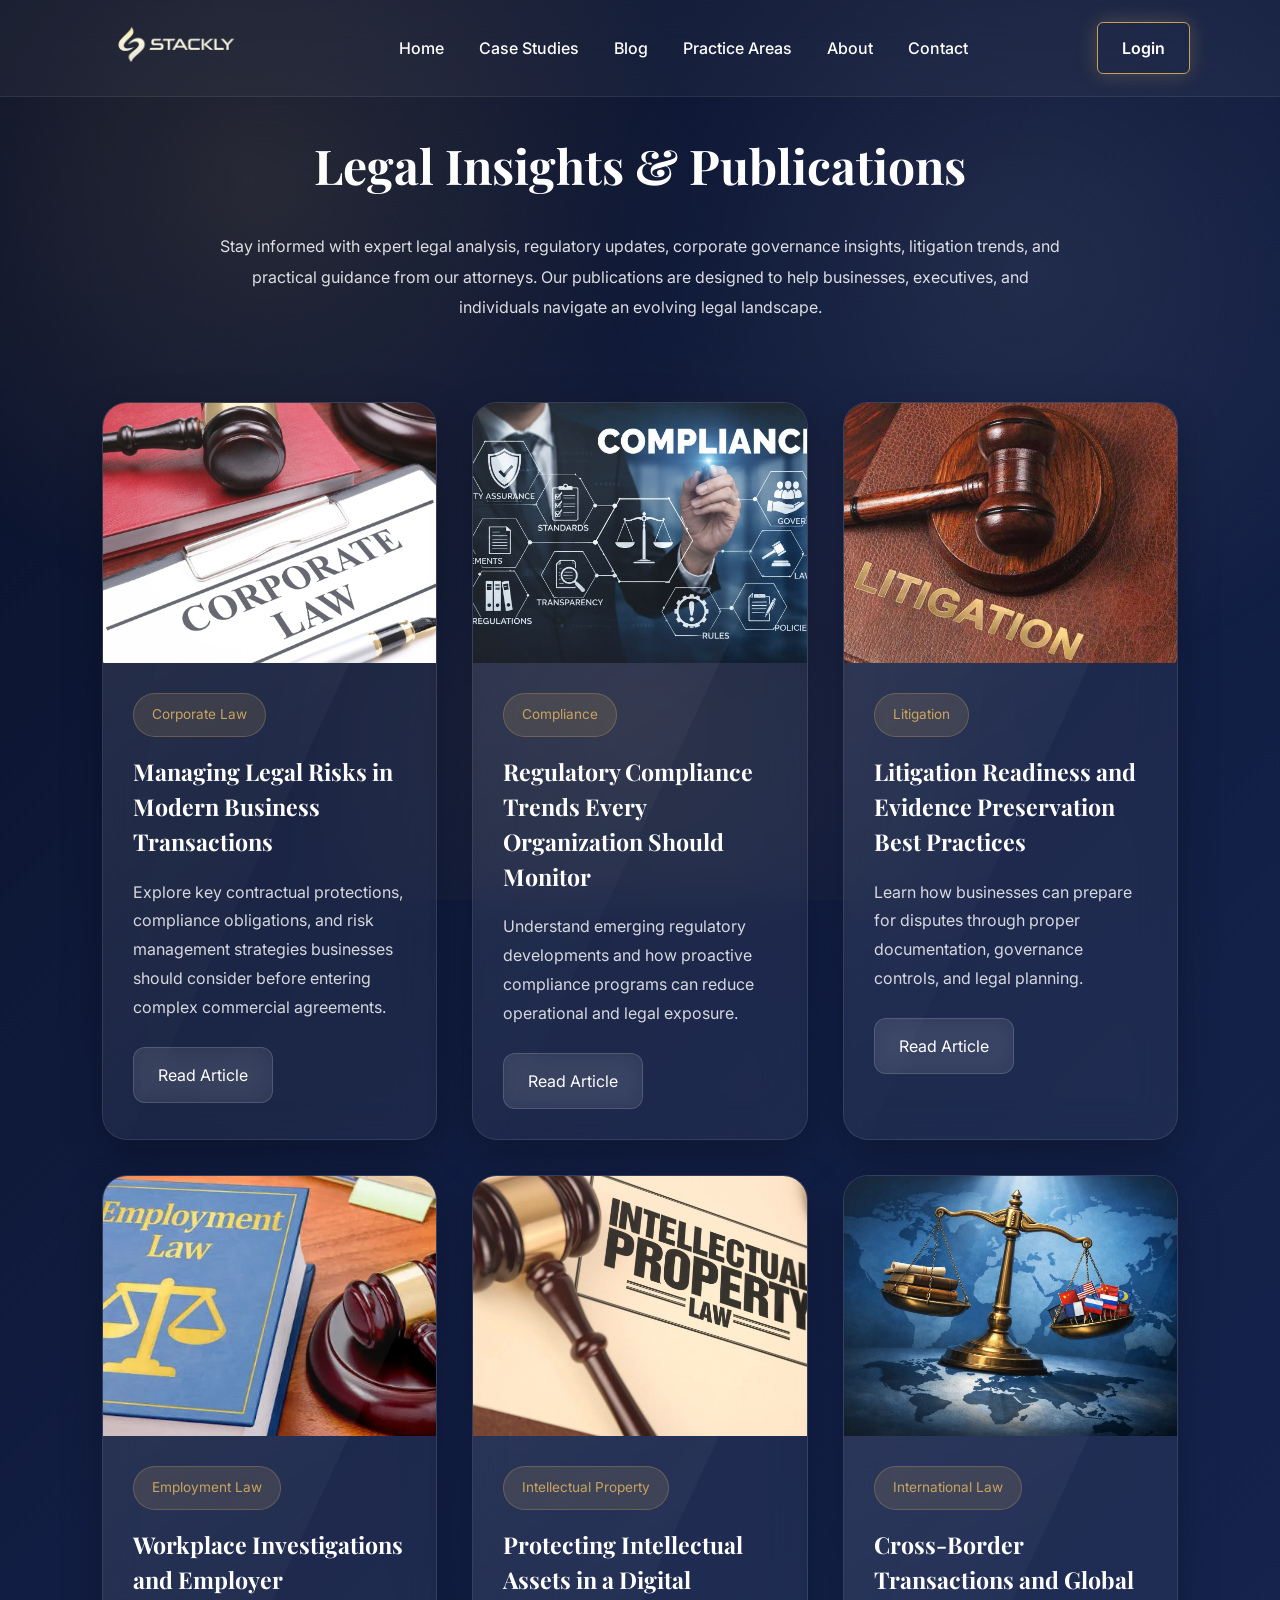
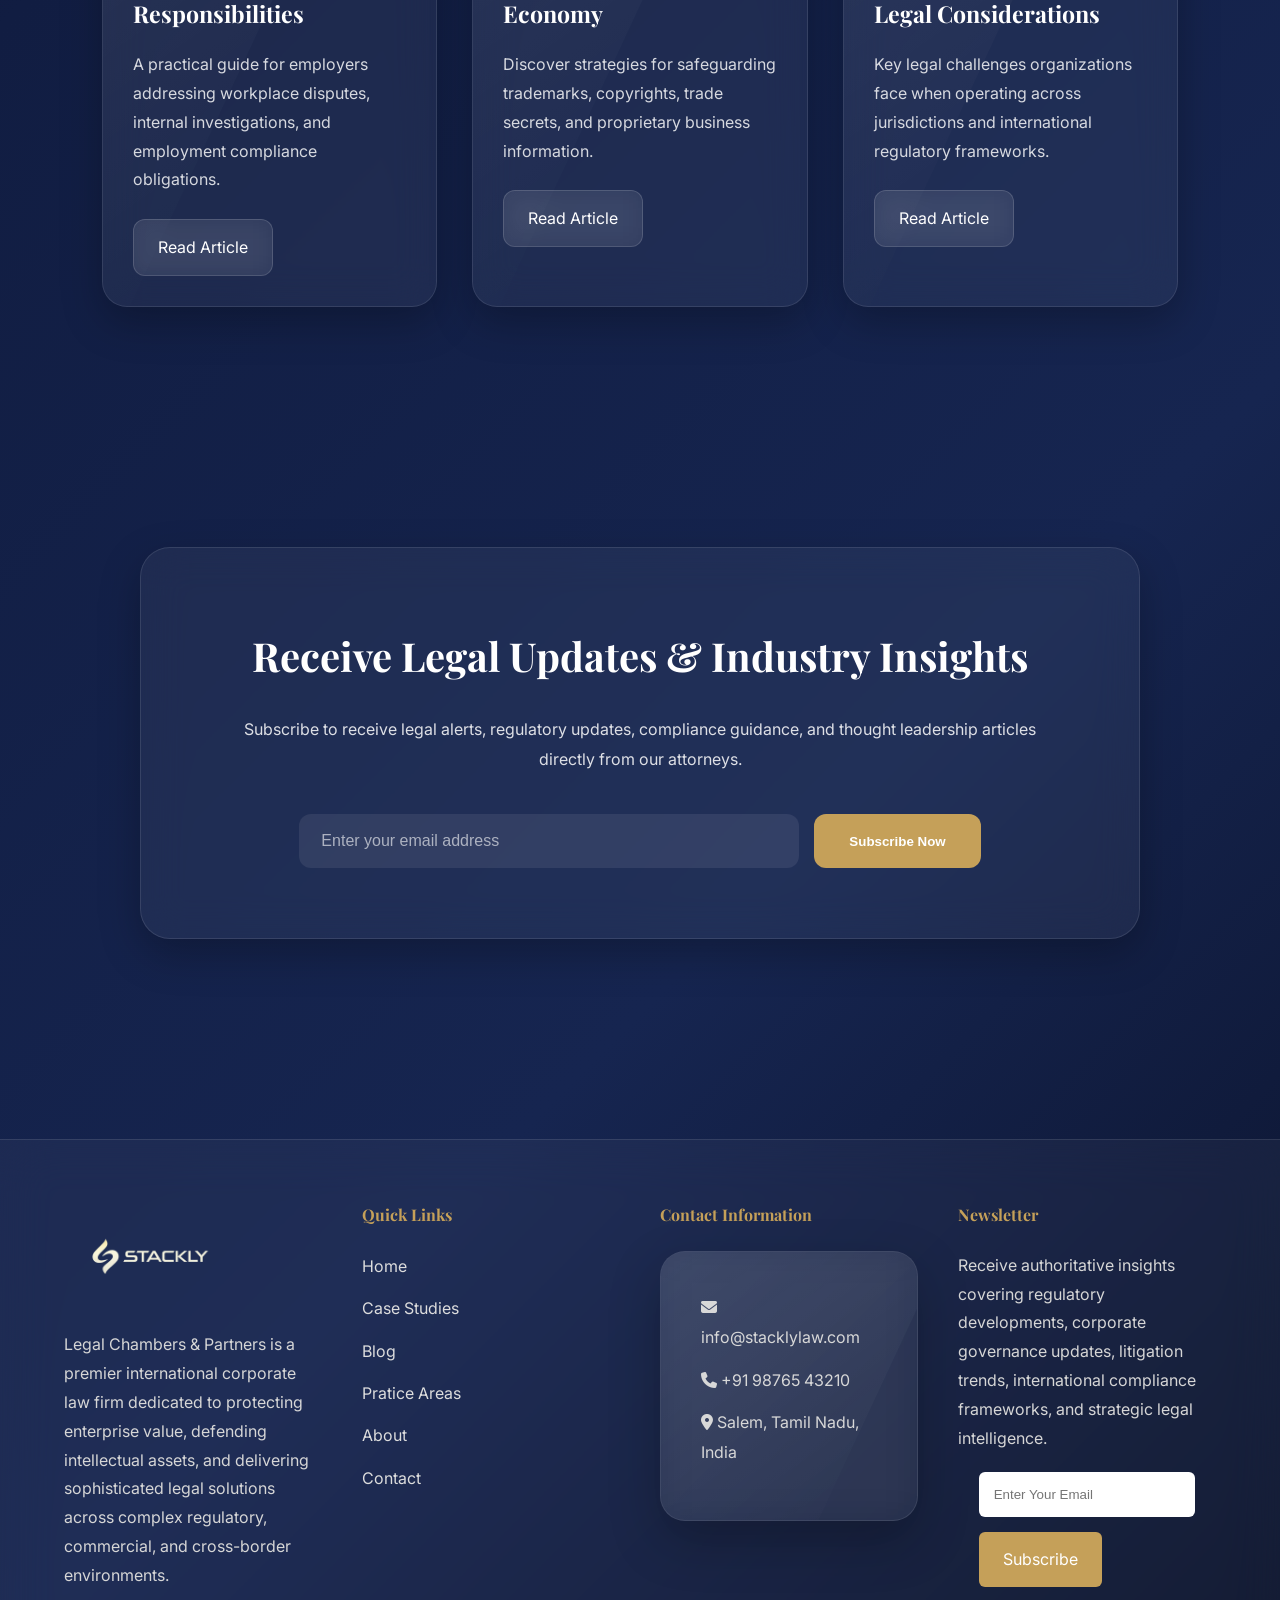
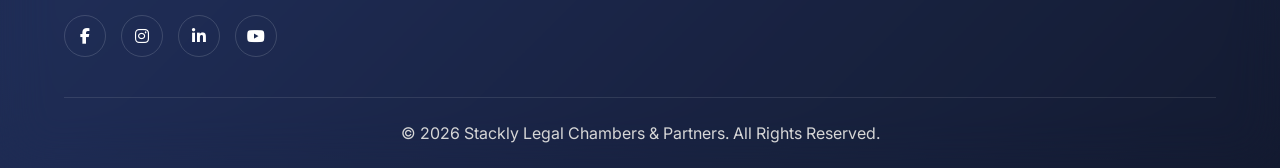
<file: blog.html>
<!DOCTYPE html>
<html lang="en">
<head>
<meta charset="UTF-8">
<meta name="viewport" content="width=device-width, initial-scale=1.0">

<title>Stackly Law Service</title>

<link rel="preconnect" href="https://fonts.googleapis.com">
<link rel="preconnect" href="https://fonts.gstatic.com" crossorigin>
<link rel="stylesheet"
href="https://cdnjs.cloudflare.com/ajax/libs/font-awesome/6.5.1/css/all.min.css">
<link href="https://fonts.googleapis.com/css2?family=Playfair+Display:wght@400;500;600;700;800&family=Inter:wght@300;400;500;600;700&display=swap" rel="stylesheet">

<link rel="stylesheet" href="style.css">
</head>

<body>

<!-- =========================
NAVBAR
========================= -->

<header class="navbar" id="navbar">

    <div class="logo">
       <a href="index.html">

        <img src="./assets/logo.webp"
        alt="Logo">
    </a>
    </div>

    <nav class="nav-links" id="navLinks">
        <a href="index.html">Home</a>
        <a href="casestudies.html">Case Studies</a>
        <a href="blog.html">Blog</a>
        <a href="pratice.html">Practice Areas</a>
        <a href="about.html">About</a>
        <a href="contact.html">Contact</a>
    </nav>
           <a href="#" class="login-btn" onclick="openAuth()">Login</a>
    <div class="hamburger" id="hamburger">
        <span></span>
        <span></span>
        <span></span>
    </div>

</header>

<section class="blog-section">

    <div class="section-title reveal">
        <h2>Legal Insights & Publications</h2>

        <p>
            Stay informed with expert legal analysis, regulatory updates,
            corporate governance insights, litigation trends, and practical
            guidance from our attorneys. Our publications are designed to help
            businesses, executives, and individuals navigate an evolving legal landscape.
        </p>
    </div>

    <div class="blog-grid">

        <!-- BLOG 1 -->

        <div class="blog-card reveal">

            <div class="blog-image">
                <img src="./assets/b1.webp" alt="">
            </div>

            <div class="blog-content">

                <span class="blog-category">
                    Corporate Law
                </span>

                <h3>
                    Managing Legal Risks in Modern Business Transactions
                </h3>

                <p>
                    Explore key contractual protections, compliance obligations,
                    and risk management strategies businesses should consider
                    before entering complex commercial agreements.
                </p>

                <a href="404.html" class="blog-btn">
                    Read Article
                </a>

            </div>

        </div>

        <!-- BLOG 2 -->

        <div class="blog-card reveal">

            <div class="blog-image">
                <img src="./assets/b2.webp" alt="">
            </div>

            <div class="blog-content">

                <span class="blog-category">
                    Compliance
                </span>

                <h3>
                    Regulatory Compliance Trends Every Organization Should Monitor
                </h3>

                <p>
                    Understand emerging regulatory developments and how proactive
                    compliance programs can reduce operational and legal exposure.
                </p>

                <a href="404.html" class="blog-btn">
                    Read Article
                </a>

            </div>

        </div>

        <!-- BLOG 3 -->

        <div class="blog-card reveal">

            <div class="blog-image">
                <img src="./assets/b3.webp" alt="">
            </div>

            <div class="blog-content">

                <span class="blog-category">
                    Litigation
                </span>

                <h3>
                    Litigation Readiness and Evidence Preservation Best Practices
                </h3>

                <p>
                    Learn how businesses can prepare for disputes through proper
                    documentation, governance controls, and legal planning.
                </p>

                <a href="404.html" class="blog-btn">
                    Read Article
                </a>

            </div>

        </div>

        <!-- BLOG 4 -->

        <div class="blog-card reveal">

            <div class="blog-image">
                <img src="./assets/b4.webp" alt="">
            </div>

            <div class="blog-content">

                <span class="blog-category">
                    Employment Law
                </span>

                <h3>
                    Workplace Investigations and Employer Responsibilities
                </h3>

                <p>
                    A practical guide for employers addressing workplace disputes,
                    internal investigations, and employment compliance obligations.
                </p>

                <a href="404.html" class="blog-btn">
                    Read Article
                </a>

            </div>

        </div>

        <!-- BLOG 5 -->

        <div class="blog-card reveal">

            <div class="blog-image">
                <img src="./assets/b5.webp" alt="">
            </div>

            <div class="blog-content">

                <span class="blog-category">
                    Intellectual Property
                </span>

                <h3>
                    Protecting Intellectual Assets in a Digital Economy
                </h3>

                <p>
                    Discover strategies for safeguarding trademarks, copyrights,
                    trade secrets, and proprietary business information.
                </p>

                <a href="404.html" class="blog-btn">
                    Read Article
                </a>

            </div>

        </div>

        <!-- BLOG 6 -->

        <div class="blog-card reveal">

            <div class="blog-image">
                <img src="./assets/b6.webp" alt="">
            </div>

            <div class="blog-content">

                <span class="blog-category">
                    International Law
                </span>

                <h3>
                    Cross-Border Transactions and Global Legal Considerations
                </h3>

                <p>
                    Key legal challenges organizations face when operating across
                    jurisdictions and international regulatory frameworks.
                </p>

                <a href="404.html" class="blog-btn">
                    Read Article
                </a>

            </div>

        </div>

    </div>

</section>


<section class="blog-newsletter">

    <div class="newsletter-card reveal">

        <h2>Receive Legal Updates & Industry Insights</h2>

        <p>
            Subscribe to receive legal alerts, regulatory updates,
            compliance guidance, and thought leadership articles
            directly from our attorneys.
        </p>

        <div class="newsletter-form">

            <input type="email"
                   placeholder="Enter your email address">

            <button>
                Subscribe Now
            </button>

        </div>

    </div>

</section>



<footer class="footer">

    <div class="container">

        <div class="row">

            <div class="col-lg-4">

                <a href="index.html">
                    <img src="./assets/logo.webp"
                    class="footer-logo"
                    alt="VoltDrive Logo">
                </a>

                <p>
                  Legal Chambers & Partners is a premier international corporate law firm dedicated to protecting enterprise value,
                   defending intellectual assets, and delivering sophisticated legal solutions across complex regulatory, commercial, and cross-border environments.
                </p>

                <div class="social-icons">

                    <a href="404.html">
                        <i class="fab fa-facebook-f"></i>
                    </a>

                    <a href="404.html">
                        <i class="fab fa-instagram"></i>
                    </a>

                    <a href="404.html">
                        <i class="fab fa-linkedin-in"></i>
                    </a>

                    <a href="404.html">
                        <i class="fab fa-youtube"></i>
                    </a>

                </div>

            </div>

            <div class="col-lg-2">

                <h4>Quick Links</h4>

                <ul class="footer-links">

                    <li><a href="index.html">Home</a></li>

                    <li><a href="casestudies.html">Case Studies</a></li>

                    <li><a href="blog.html">Blog</a></li>

                     <li><a href="pratice.html">Pratice Areas</a></li>

                    <li><a href="about.html">About</a></li>

                    <li><a href="contact.html">Contact</a></li>

                </ul>

            </div>

            <div class="col-lg-3">

                <h4>Contact Information</h4>

                <ul class="contact-info">

                    <li>
                        <i class="fas fa-envelope"></i>
                        info@stacklylaw.com
                    </li>

                    <li>
                        <i class="fas fa-phone"></i>
                        +91 98765 43210
                    </li>

                    <li>
                        <i class="fas fa-map-marker-alt"></i>
                        Salem, Tamil Nadu, India
                    </li>

                </ul>

            </div>

            <div class="col-lg-3">

                <h4>Newsletter</h4>

                <p>
                   Receive authoritative insights covering regulatory developments, corporate governance updates, litigation trends, international compliance frameworks, and strategic legal intelligence.
                </p>

                <div class="newsletter">

                    <input type="email"
                    placeholder="Enter Your Email">

                    <a href="404.html"
                    class="subscribe-btn">
                        Subscribe
                    </a>

                </div>

            </div>

        </div>

        <div class="footer-bottom">
            © 2026 Stackly Legal Chambers & Partners.
            All Rights Reserved.
        </div>

    </div>

</footer>

<!-- LOGIN MODAL -->
<div class="auth-modal" id="loginModal">

    <div class="auth-box">

        <!-- LEFT SIDE -->
        <div class="auth-left">

            <span class="close" onclick="closeAuth()">&times;</span>

            <h2>Welcome Back </h2>

            <!-- LOGIN -->
            <div id="loginBox">

                <select id="loginRole">
                    <option value="Client">Client</option>
                    <option value="admin">Admin</option>
                </select>

                <input type="email"
                       id="loginEmail"
                       placeholder="Email Address">

                <input type="password"
                       id="loginPassword"
                       placeholder="Password">

                <button onclick="loginUser()">
                    Log In
                </button>

                <p onclick="showForgot()">
                    Forgot Password?
                </p>

                <p onclick="showSignup()">
                    Don't have an account? Sign Up
                </p>

            </div>

            <!-- SIGNUP -->
            <div id="signupBox" style="display:none;">

                <input type="text"
                       id="signupName"
                       placeholder="Full Name">

                <input type="email"
                       id="signupEmail"
                       placeholder="Email Address">

                <input type="password"
                       id="ConfirmPassword"
                       placeholder="Password">

                <input type="password"
                       id="confirmPassword"
                       placeholder="Confirm Password">

                <select id="signupRole">
                    <option value="user">User</option>
                    <option value="admin">Admin</option>
                </select>

                <button onclick="signupUser()">
                    Create Account
                </button>

                <p onclick="showLogin()">
                    Back to Login
                </p>

            </div>

            <!-- FORGOT PASSWORD -->
            <div id="forgotBox" style="display:none;">

                <input type="email"
                       id="forgotEmail"
                       placeholder="Enter Your Email">

                <button onclick="forgotPassword()">
                    Reset Password
                </button>

                <p onclick="showLogin()">
                    Back to Login
                </p>

            </div>

        </div>

        <!-- RIGHT SIDE IMAGE -->
        <div class="auth-right">

            <img src="./assets/logiform.webp"
                 alt="Login Illustration">

        </div>

    </div>

</div>
<script src="https://cdn.jsdelivr.net/npm/swiper@11/swiper-bundle.min.js"></script>
<script src="script.js"></script>

</body>
</html>
</file>
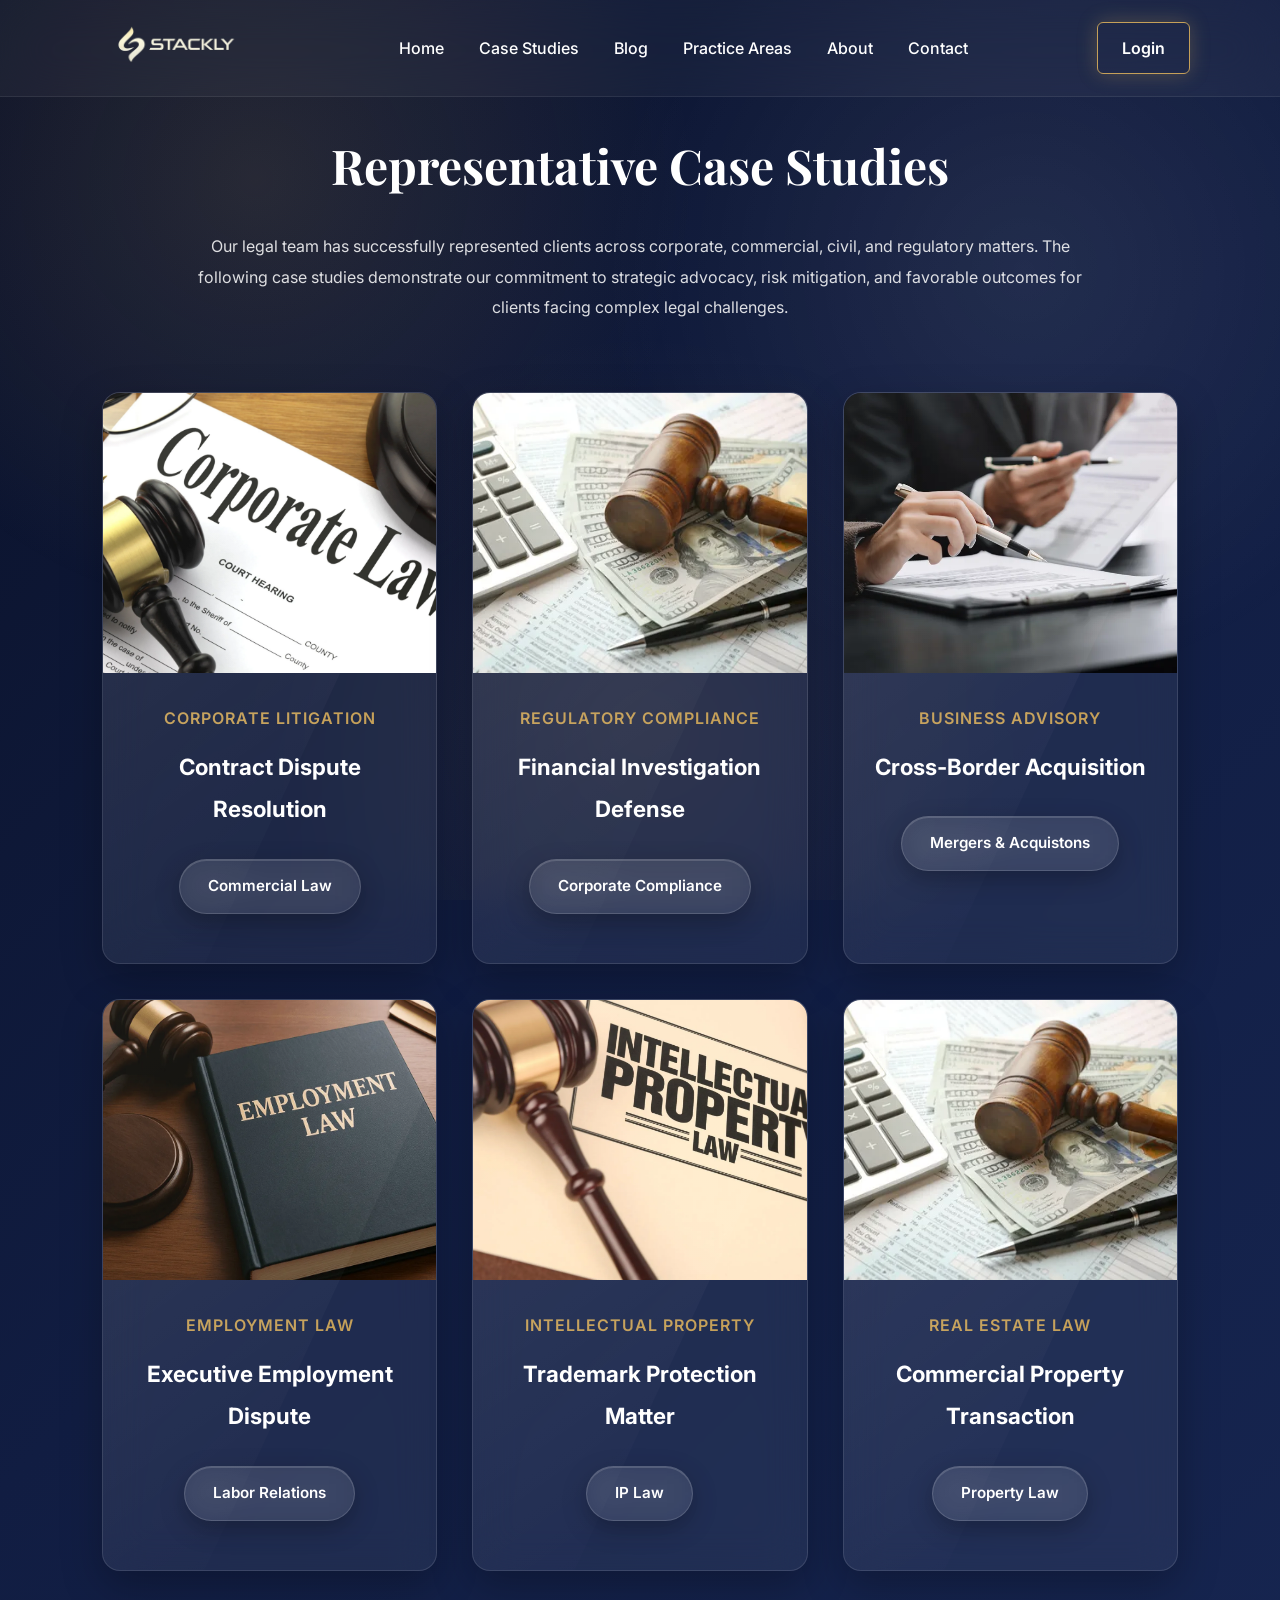
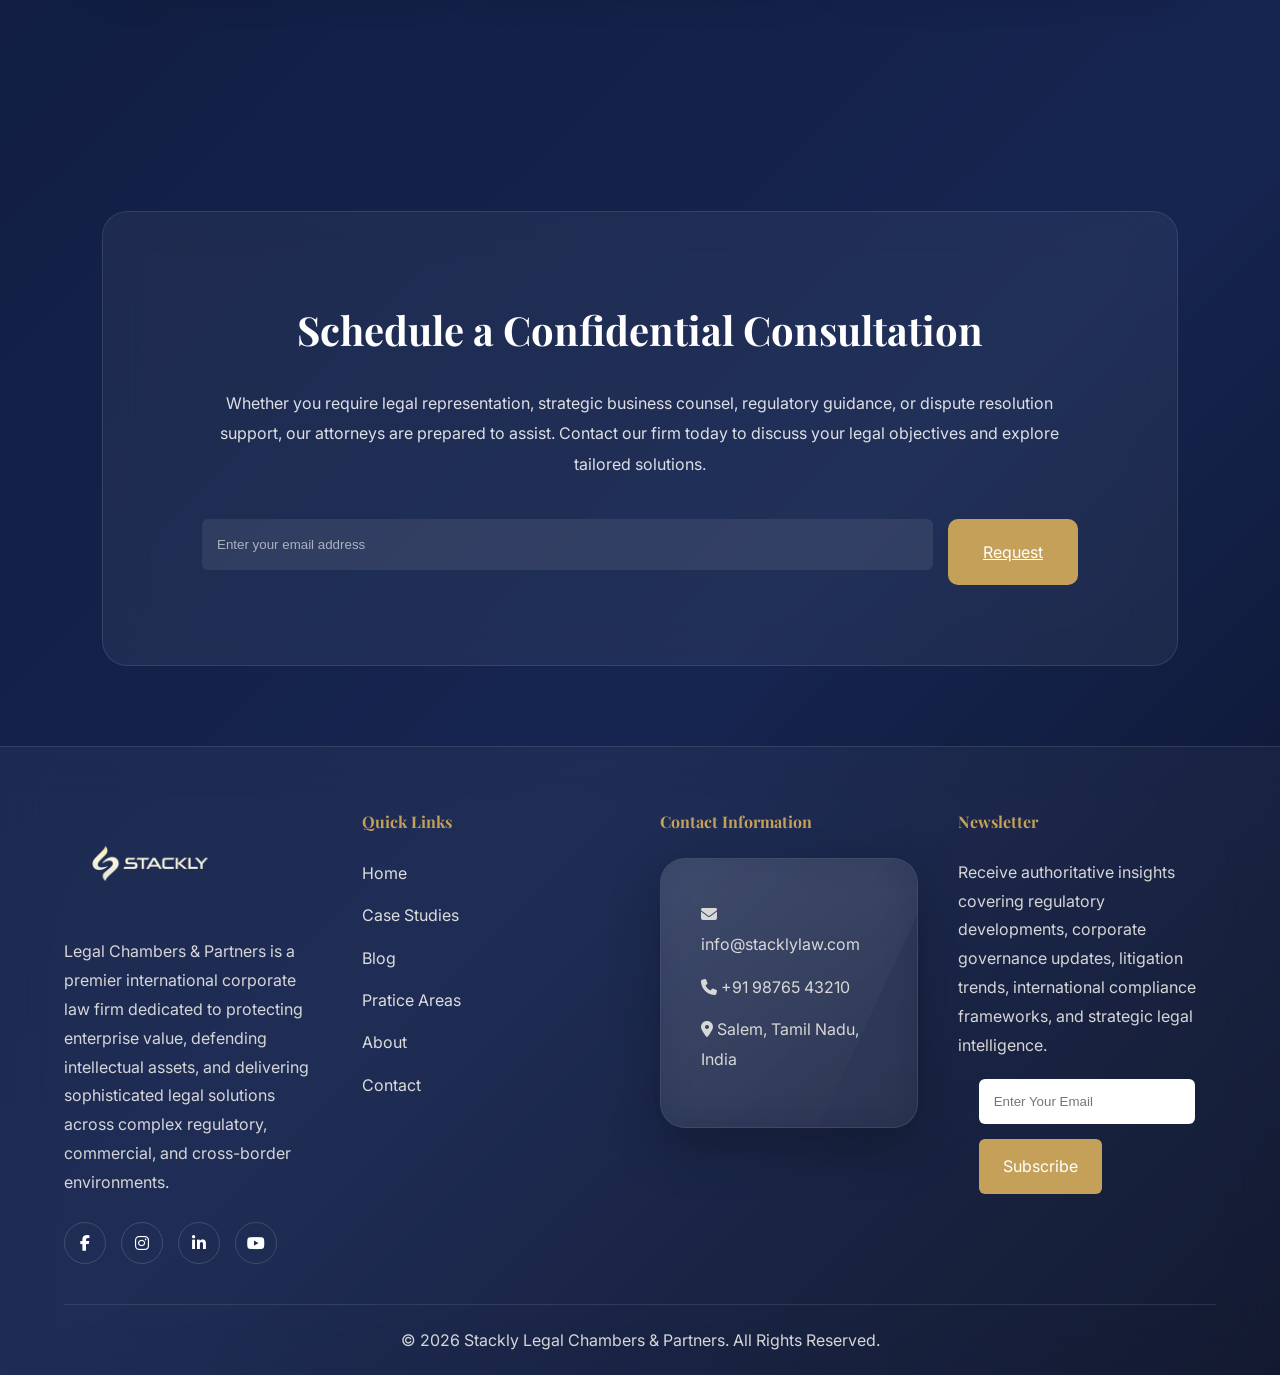
<file: casestudies.html>
<!DOCTYPE html>
<html lang="en">
<head>
<meta charset="UTF-8">
<meta name="viewport" content="width=device-width, initial-scale=1.0">

<title>Stackly Law Service</title>

<link rel="preconnect" href="https://fonts.googleapis.com">
<link rel="preconnect" href="https://fonts.gstatic.com" crossorigin>
<link rel="stylesheet"
href="https://cdnjs.cloudflare.com/ajax/libs/font-awesome/6.5.1/css/all.min.css">
<link href="https://fonts.googleapis.com/css2?family=Playfair+Display:wght@400;500;600;700;800&family=Inter:wght@300;400;500;600;700&display=swap" rel="stylesheet">

<link rel="stylesheet" href="style.css">
</head>

<body>

<!-- =========================
NAVBAR
========================= -->

<header class="navbar" id="navbar">

    <div class="logo">
       <a href="index.html">

        <img src="./assets/logo.webp"
        alt="Logo">
    </a>
    </div>

    <nav class="nav-links" id="navLinks">
        <a href="index.html">Home</a>
        <a href="casestudies.html">Case Studies</a>
        <a href="blog.html">Blog</a>
        <a href="pratice.html">Practice Areas</a>
        <a href="about.html">About</a>
        <a href="contact.html">Contact</a>
    </nav>
           <a href="#" class="login-btn" onclick="openAuth()">Login</a>
    <div class="hamburger" id="hamburger">
        <span></span>
        <span></span>
        <span></span>
    </div>

</header>


<!-- =========================
CASE STUDIES
========================= -->

<section class="portfolio">

    <div class="section-header">
        <h2>Representative Case Studies</h2>
        <p>
            Our legal team has successfully represented clients across corporate,
            commercial, civil, and regulatory matters. The following case studies
            demonstrate our commitment to strategic advocacy, risk mitigation,
            and favorable outcomes for clients facing complex legal challenges.
        </p>
    </div>

    <div class="portfolio-grid">

        <div class="portfolio-item">
            <div class="portfolio-wrap">
                <img src="./assets/corporate_law.webp" alt="">
                <figure>
                    <p>Corporate Litigation</p>
                    <a href="#">Contract Dispute Resolution</a>
                    <a class="btn" href="404.html">Commercial Law</a>
                </figure>
            </div>
        </div>

        <div class="portfolio-item">
            <div class="portfolio-wrap">
                <img src="./assets/financial.webp" alt="">
                <figure>
                    <p>Regulatory Compliance</p>
                    <a href="#">Financial Investigation Defense</a>
    
                    <a class="btn" href="404.html">Corporate Compliance</a>
                </figure>
            </div>
        </div>

        <div class="portfolio-item">
            <div class="portfolio-wrap">
                <img src="./assets/busines law.webp" alt="">
                <figure>
                    <p>Business Advisory</p>
                    <a href="#">Cross-Border Acquisition</a>
                  
                    <a class="btn" href="404.html">Mergers & Acquistons</a>
                </figure>
            </div>
        </div>

        <div class="portfolio-item">
            <div class="portfolio-wrap">
                <img src="./assets/employment-laws.webp" alt="">
                <figure>
                    <p>Employment Law</p>
                    <a href="#">Executive Employment Dispute</a>
                 
                    <a class="btn" href="404.html">Labor Relations</a>
                </figure>
            </div>
        </div>

        <div class="portfolio-item">
            <div class="portfolio-wrap">
                <img src="./assets/ip law.webp" alt="">
                <figure>
                    <p>Intellectual Property</p>
                    <a href="#">Trademark Protection Matter</a>
                   
                    <a class="btn" href="404.html">IP Law</a>
                </figure>
            </div>
        </div>

        <div class="portfolio-item">
            <div class="portfolio-wrap">
                <img src="./assets/financial.webp" alt="">
                <figure>
                    <p>Real Estate Law</p>
                    <a href="#">Commercial Property Transaction</a>
                    
                    <a class="btn" href="404.html">Property Law</a>
                </figure>
            </div>
        </div>

    </div>

</section>

<!-- =========================
CONSULTATION SECTION
========================= -->

<section class="newsletter">

    <div class="container">

        <div class="section-header">
            <h2>Schedule a Confidential Consultation</h2>

            <p>
                Whether you require legal representation, strategic business
                counsel, regulatory guidance, or dispute resolution support,
                our attorneys are prepared to assist. Contact our firm today
                to discuss your legal objectives and explore tailored solutions.
            </p>
        </div>

        <div class="form">
            <input
                type="email"
                class="form-control"
                placeholder="Enter your email address">

               <a class="btn" href="404.html">Request </a>
        </div>

    </div>

</section>



<!-- FOOTER -->

<footer class="footer">

    <div class="container">

        <div class="row">

            <div class="col-lg-4">

                <a href="index.html">
                    <img src="./assets/logo.webp"
                    class="footer-logo"
                    alt="VoltDrive Logo">
                </a>

                <p>
                  Legal Chambers & Partners is a premier international corporate law firm dedicated to protecting enterprise value,
                   defending intellectual assets, and delivering sophisticated legal solutions across complex regulatory, commercial, and cross-border environments.
                </p>

                <div class="social-icons">

                    <a href="404.html">
                        <i class="fab fa-facebook-f"></i>
                    </a>

                    <a href="404.html">
                        <i class="fab fa-instagram"></i>
                    </a>

                    <a href="404.html">
                        <i class="fab fa-linkedin-in"></i>
                    </a>

                    <a href="404.html">
                        <i class="fab fa-youtube"></i>
                    </a>

                </div>

            </div>

            <div class="col-lg-2">

                <h4>Quick Links</h4>

                <ul class="footer-links">

                    <li><a href="index.html">Home</a></li>

                    <li><a href="casestudies.html">Case Studies</a></li>

                    <li><a href="blog.html">Blog</a></li>

                    <li><a href="pratice.html">Pratice Areas</a></li>

                     <li><a href="about.html">About</a></li>

                    <li><a href="contact.html">Contact</a></li>

                </ul>

            </div>

            <div class="col-lg-3">

                <h4>Contact Information</h4>

                <ul class="contact-info">

                    <li>
                        <i class="fas fa-envelope"></i>
                        info@stacklylaw.com
                    </li>

                    <li>
                        <i class="fas fa-phone"></i>
                        +91 98765 43210
                    </li>

                    <li>
                        <i class="fas fa-map-marker-alt"></i>
                        Salem, Tamil Nadu, India
                    </li>

                </ul>

            </div>

            <div class="col-lg-3">

                <h4>Newsletter</h4>

                <p>
                   Receive authoritative insights covering regulatory developments, corporate governance updates, litigation trends, international compliance frameworks, and strategic legal intelligence.
                </p>

                <div class="newsletter">

                    <input type="email"
                    placeholder="Enter Your Email">

                    <a href="404.html"
                    class="subscribe-btn">
                        Subscribe
                    </a>

                </div>

            </div>

        </div>

        <div class="footer-bottom">
            © 2026 Stackly Legal Chambers & Partners.
            All Rights Reserved.
        </div>

    </div>

</footer>

<!-- LOGIN MODAL -->
<div class="auth-modal" id="loginModal">

    <div class="auth-box">

        <!-- LEFT SIDE -->
        <div class="auth-left">

            <span class="close" onclick="closeAuth()">&times;</span>

            <h2>Welcome Back </h2>

            <!-- LOGIN -->
            <div id="loginBox">

                <select id="loginRole">
                    <option value="Client">Client</option>
                    <option value="admin">Admin</option>
                </select>

                <input type="email"
                       id="loginEmail"
                       placeholder="Email Address">

                <input type="password"
                       id="loginPassword"
                       placeholder="Password">

                <button onclick="loginUser()">
                    Log In
                </button>

                <p onclick="showForgot()">
                    Forgot Password?
                </p>

                <p onclick="showSignup()">
                    Don't have an account? Sign Up
                </p>

            </div>

            <!-- SIGNUP -->
            <div id="signupBox" style="display:none;">

                <input type="text"
                       id="signupName"
                       placeholder="Full Name">

                <input type="email"
                       id="signupEmail"
                       placeholder="Email Address">

                <input type="password"
                       id="ConfirmPassword"
                       placeholder="Password">

                <input type="password"
                       id="confirmPassword"
                       placeholder="Confirm Password">

                <select id="signupRole">
                    <option value="user">User</option>
                    <option value="admin">Admin</option>
                </select>

                <button onclick="signupUser()">
                    Create Account
                </button>

                <p onclick="showLogin()">
                    Back to Login
                </p>

            </div>

            <!-- FORGOT PASSWORD -->
            <div id="forgotBox" style="display:none;">

                <input type="email"
                       id="forgotEmail"
                       placeholder="Enter Your Email">

                <button onclick="forgotPassword()">
                    Reset Password
                </button>

                <p onclick="showLogin()">
                    Back to Login
                </p>

            </div>

        </div>

        <!-- RIGHT SIDE IMAGE -->
        <div class="auth-right">

            <img src="./assets/logiform.webp"
                 alt="Login Illustration">

        </div>

    </div>

</div>
<script src="https://cdn.jsdelivr.net/npm/swiper@11/swiper-bundle.min.js"></script>
<script src="script.js"></script>

</body>
</html>
</file>
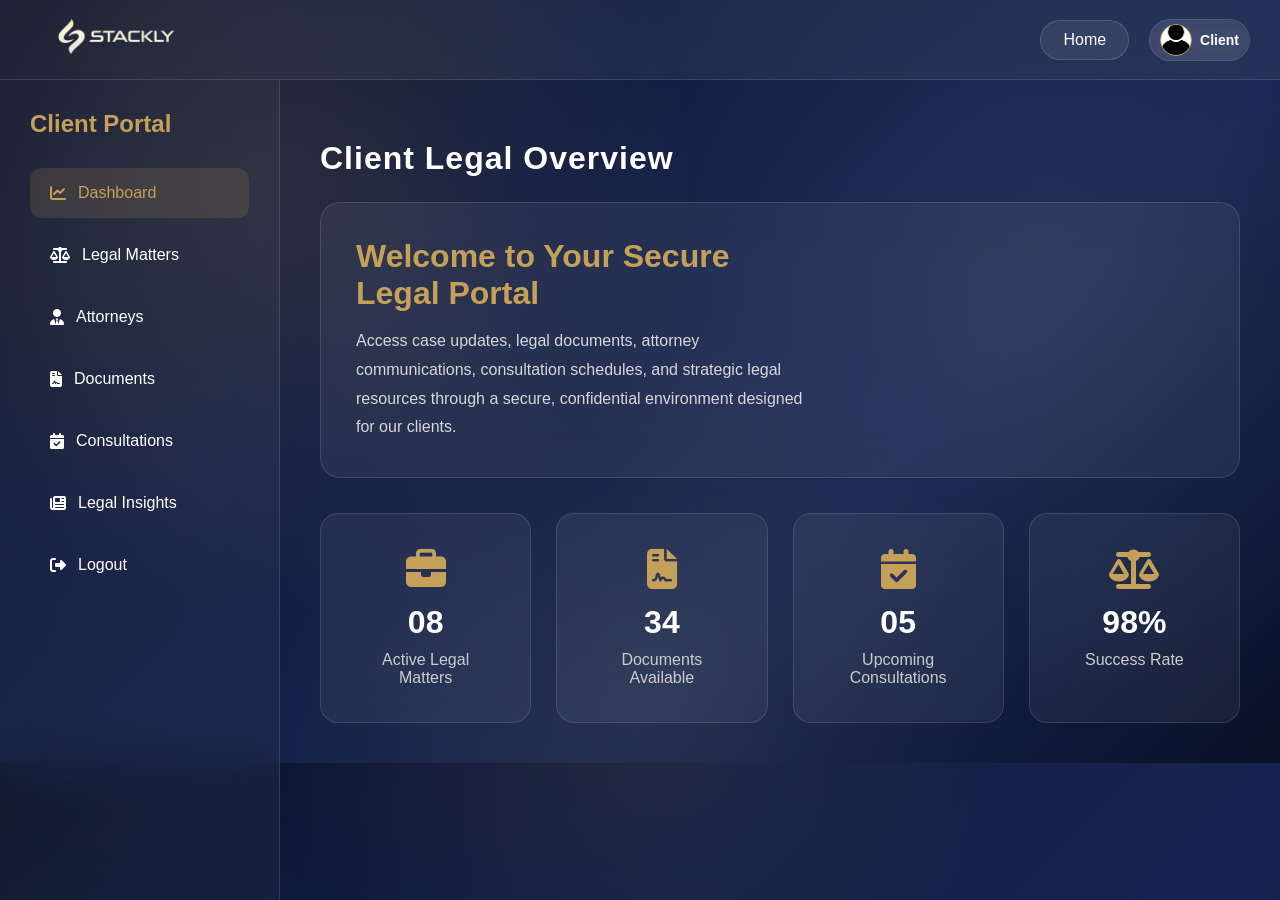
<file: client-dashboard.html>
<!DOCTYPE html>
<html lang="en">
<head>
<meta charset="UTF-8">
<meta name="viewport" content="width=device-width, initial-scale=1.0">

<title>Client Dashboard </title>

<link rel="stylesheet" href="client.css">
<link rel="stylesheet" href="https://cdnjs.cloudflare.com/ajax/libs/font-awesome/6.5.1/css/all.min.css">

</head>
<body>

<!-- NAVBAR -->

<nav class="navbar">

    <div class="menu-toggle" onclick="toggleMenu()">
        <i class="fa fa-bars"></i>
    </div>

    <img src="./assets/logo.webp"
         alt="Logo"
         class="logo"
         onclick="goDashboard()">

    <div class="nav-right">

        <a href="index.html" class="home-btn">
            Home
        </a>

        <div class="profile-box">

            <img src="./assets/client.webp">

            <span>Client</span>

        </div>

    </div>

</nav>

<!-- SIDEBAR -->

<div class="sidebar">

    <h2>Client Portal</h2>

    <a onclick="showSection('dashboard',this)" class="active">
        <i class="fa fa-chart-line"></i>
        Dashboard
    </a>

    <a onclick="showSection('cases',this)">
        <i class="fa fa-scale-balanced"></i>
        Legal Matters
    </a>

    <a onclick="showSection('attorneys',this)">
        <i class="fa fa-user-tie"></i>
        Attorneys
    </a>

    <a onclick="showSection('documents',this)">
        <i class="fa fa-file-contract"></i>
        Documents
    </a>

    <a onclick="showSection('appointments',this)">
        <i class="fa fa-calendar-check"></i>
        Consultations
    </a>

    <a onclick="showSection('insights',this)">
        <i class="fa fa-newspaper"></i>
        Legal Insights
    </a>

    <a onclick="logoutUser()">
        <i class="fa fa-sign-out-alt"></i>
        Logout
    </a>

</div>

<!-- MAIN CONTENT -->

<div class="main">

<!-- DASHBOARD -->

<div id="dashboard" class="section">

    <h2>Client Legal Overview</h2>

    <div class="welcome-banner">

        <div class="welcome-content">

            <h3>
                Welcome to Your Secure Legal Portal
            </h3>

            <p>
                Access case updates, legal documents,
                attorney communications, consultation schedules,
                and strategic legal resources through a secure,
                confidential environment designed for our clients.
            </p>

        </div>

    </div>

    <div class="cards">

        <div class="card">
            <i class="fa fa-briefcase"></i>
            <h3>08</h3>
            <p>Active Legal Matters</p>
        </div>

        <div class="card">
            <i class="fa fa-file-contract"></i>
            <h3>34</h3>
            <p>Documents Available</p>
        </div>

        <div class="card">
            <i class="fa fa-calendar-check"></i>
            <h3>05</h3>
            <p>Upcoming Consultations</p>
        </div>

        <div class="card">
            <i class="fa fa-scale-balanced"></i>
            <h3>98%</h3>
            <p>Success Rate</p>
        </div>

    </div>

</div>

<!-- LEGAL MATTERS -->

<div id="cases" class="section">

    <h2>Active Legal Matters</h2>

    <div class="grid">

        <div class="box">

            <img src="./assets/corporate_law.webp">

            <h3>Corporate Compliance Review</h3>

            <p>
                Comprehensive review of governance structures,
                regulatory obligations and enterprise compliance.
            </p>

            <button>
                View Case Details
            </button>

        </div>

        <div class="box">

            <img src="./assets/ip law.webp">

            <h3>Trademark Protection Matter</h3>

            <p>
                Intellectual property protection,
                enforcement strategy and risk assessment.
            </p>

            <button onclick="window.location.href='404client.html'">
    View Case Details
</button>

        </div>

        <div class="box">

            <img src="./assets/financial.webp">

            <h3>Financial Investigation Defense</h3>

            <p>
                Regulatory response strategy and
                corporate defense planning.
            </p>

           <button onclick="window.location.href='404client.html'">
    View Case Details
</button>

        </div>

    </div>

</div>

<!-- ATTORNEYS -->

<div id="attorneys" class="section">

    <h2>Your Legal Team</h2>

    <div class="assignment-card">

        <img src="./assets/c1.webp">

        <div>

            <h3>Michael Anderson</h3>

            <p>Senior Corporate Attorney</p>

            <p>
                Advising multinational corporations on
                compliance, governance and litigation matters.
            </p>

            <button onclick="window.location.href='404client.html'">
    Contact Attorney
</button>

        </div>

    </div>

    <div class="assignment-card">

        <img src="./assets/c2.webp">

        <div>

            <h3>Sarah Johnson</h3>

            <p>Intellectual Property Counsel</p>

            <p>
                Trademark, copyright,
                licensing and IP enforcement specialist.
            </p>

           <button onclick="window.location.href='404client.html'">
    Contact Attorney
</button>

        </div>

    </div>

</div>

<!-- DOCUMENTS -->

<div id="documents" class="section">

    <h2>Legal Documents</h2>

    <div class="assignment-card">

        <img src="./assets/c3 (1).webp">

        <div>

            <h3>Corporate_Compliance_Report.pdf</h3>

            <p>
                Enterprise compliance review and
                regulatory recommendations.
            </p>

            <span class="completed">
                Available
            </span>

        </div>

    </div>

    <div class="assignment-card">

        <img src="./assets/c3 (2).webp">

        <div>

            <h3>Trademark_Assessment.pdf</h3>

            <p>
                Intellectual property analysis and
                registration recommendations.
            </p>

            <span class="completed">
                Available
            </span>

        </div>

    </div>

</div>

<!-- CONSULTATIONS -->

<div id="appointments" class="section">

    <h2>Upcoming Consultations</h2>

    <div class="assignment-card">

        <img src="./assets/c4.webp">

        <div>

            <h3>Executive Strategy Session</h3>

            <p>
                Discussion regarding commercial agreements,
                risk mitigation and compliance planning.
            </p>

            <span class="pending">
                Scheduled
            </span>

        </div>

    </div>

    <div class="assignment-card">

        <img src="./assets/c5.webp">

        <div>

            <h3>Corporate Governance Review</h3>

            <p>
                Board governance assessment and
                regulatory readiness consultation.
            </p>

            <span class="pending">
                Scheduled
            </span>

        </div>

    </div>

</div>

<!-- LEGAL INSIGHTS -->

<div id="insights" class="section">

    <h2>Legal Insights & Updates</h2>

    <div class="cards">

        <div class="card">
            <i class="fa fa-building"></i>
            <h3>Corporate Governance</h3>
            <p>
                Best practices for board oversight,
                compliance and accountability.
            </p>
        </div>

        <div class="card">
            <i class="fa fa-shield-halved"></i>
            <h3>Cybersecurity Law</h3>
            <p>
                Emerging regulations impacting
                digital operations and privacy.
            </p>
        </div>

        <div class="card">
            <i class="fa fa-globe"></i>
            <h3>International Trade</h3>
            <p>
                Cross-border commercial developments
                and legal considerations.
            </p>
        </div>

        <div class="card">
            <i class="fa fa-gavel"></i>
            <h3>Litigation Trends</h3>
            <p>
                Recent court decisions affecting
                commercial and corporate disputes.
            </p>
        </div>

    </div>

</div>

</div>

<script src="script.js"></script>

</body>
</html>
</file>
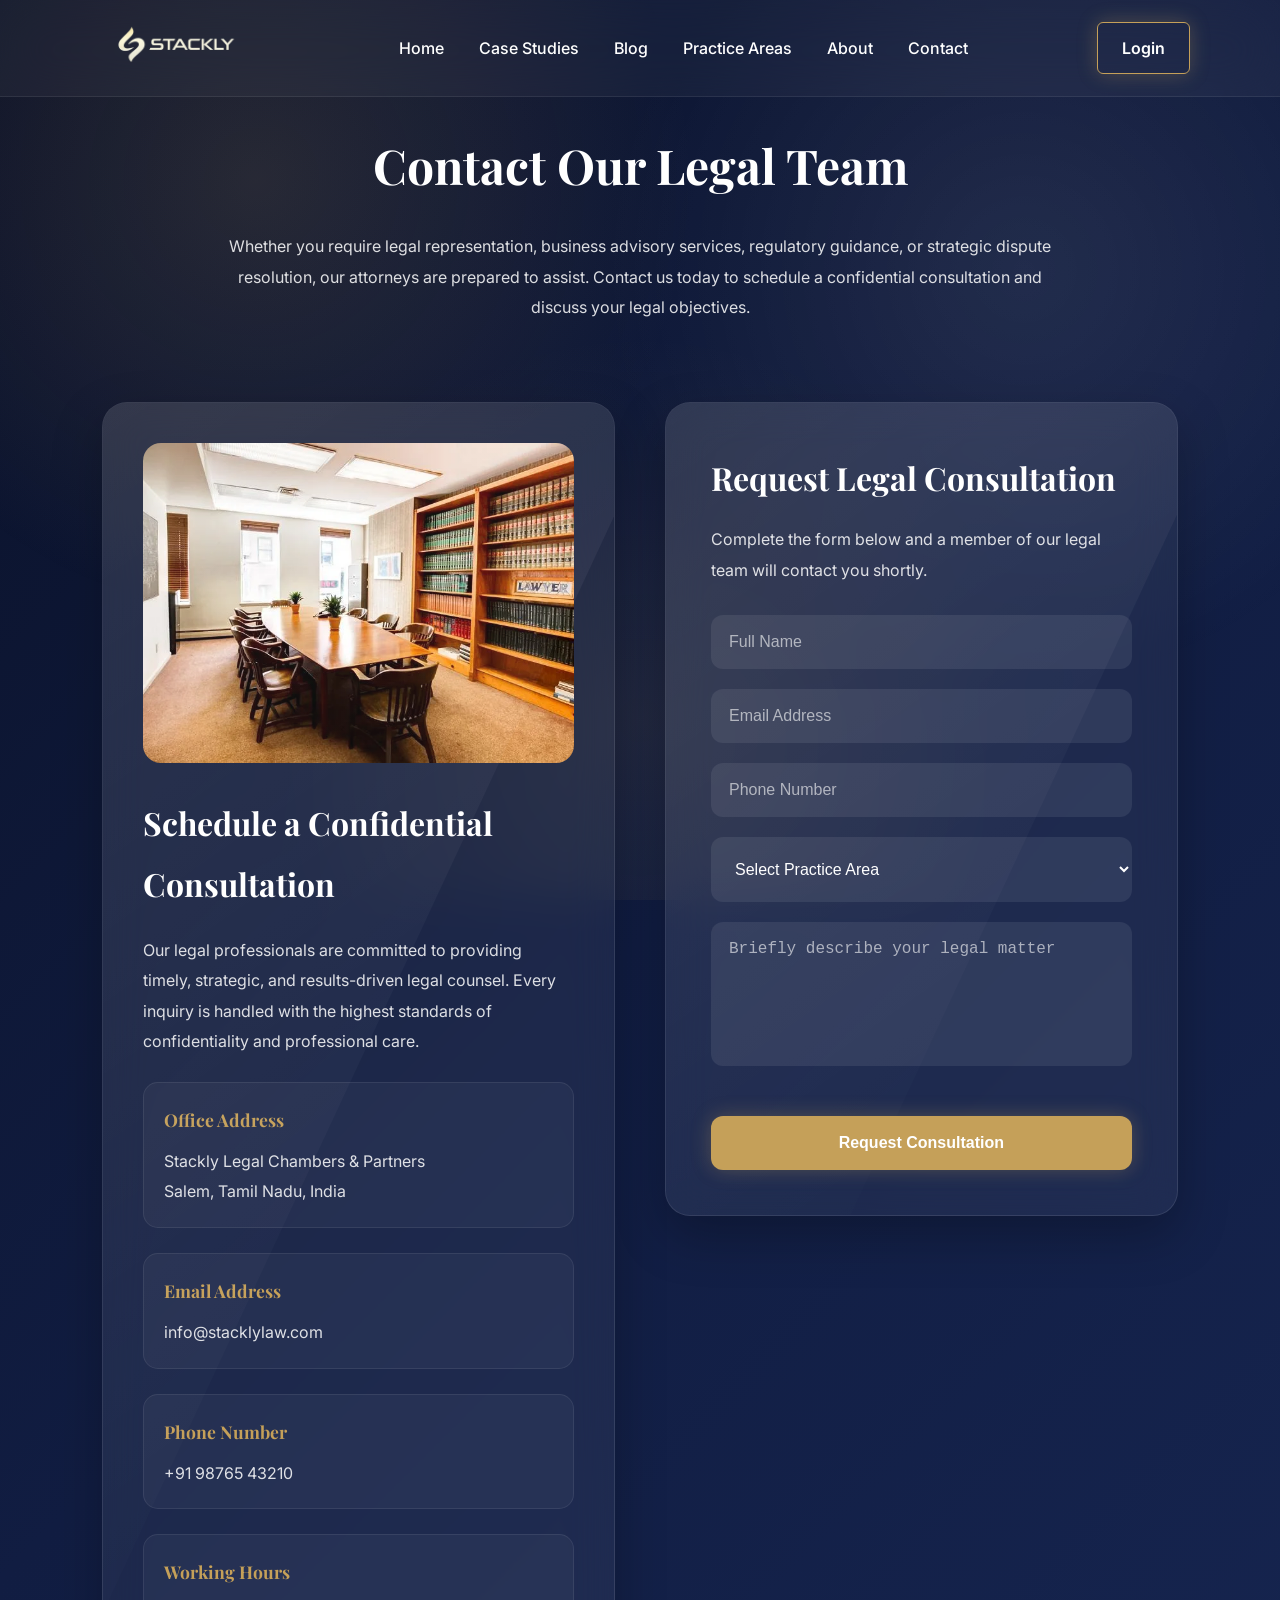
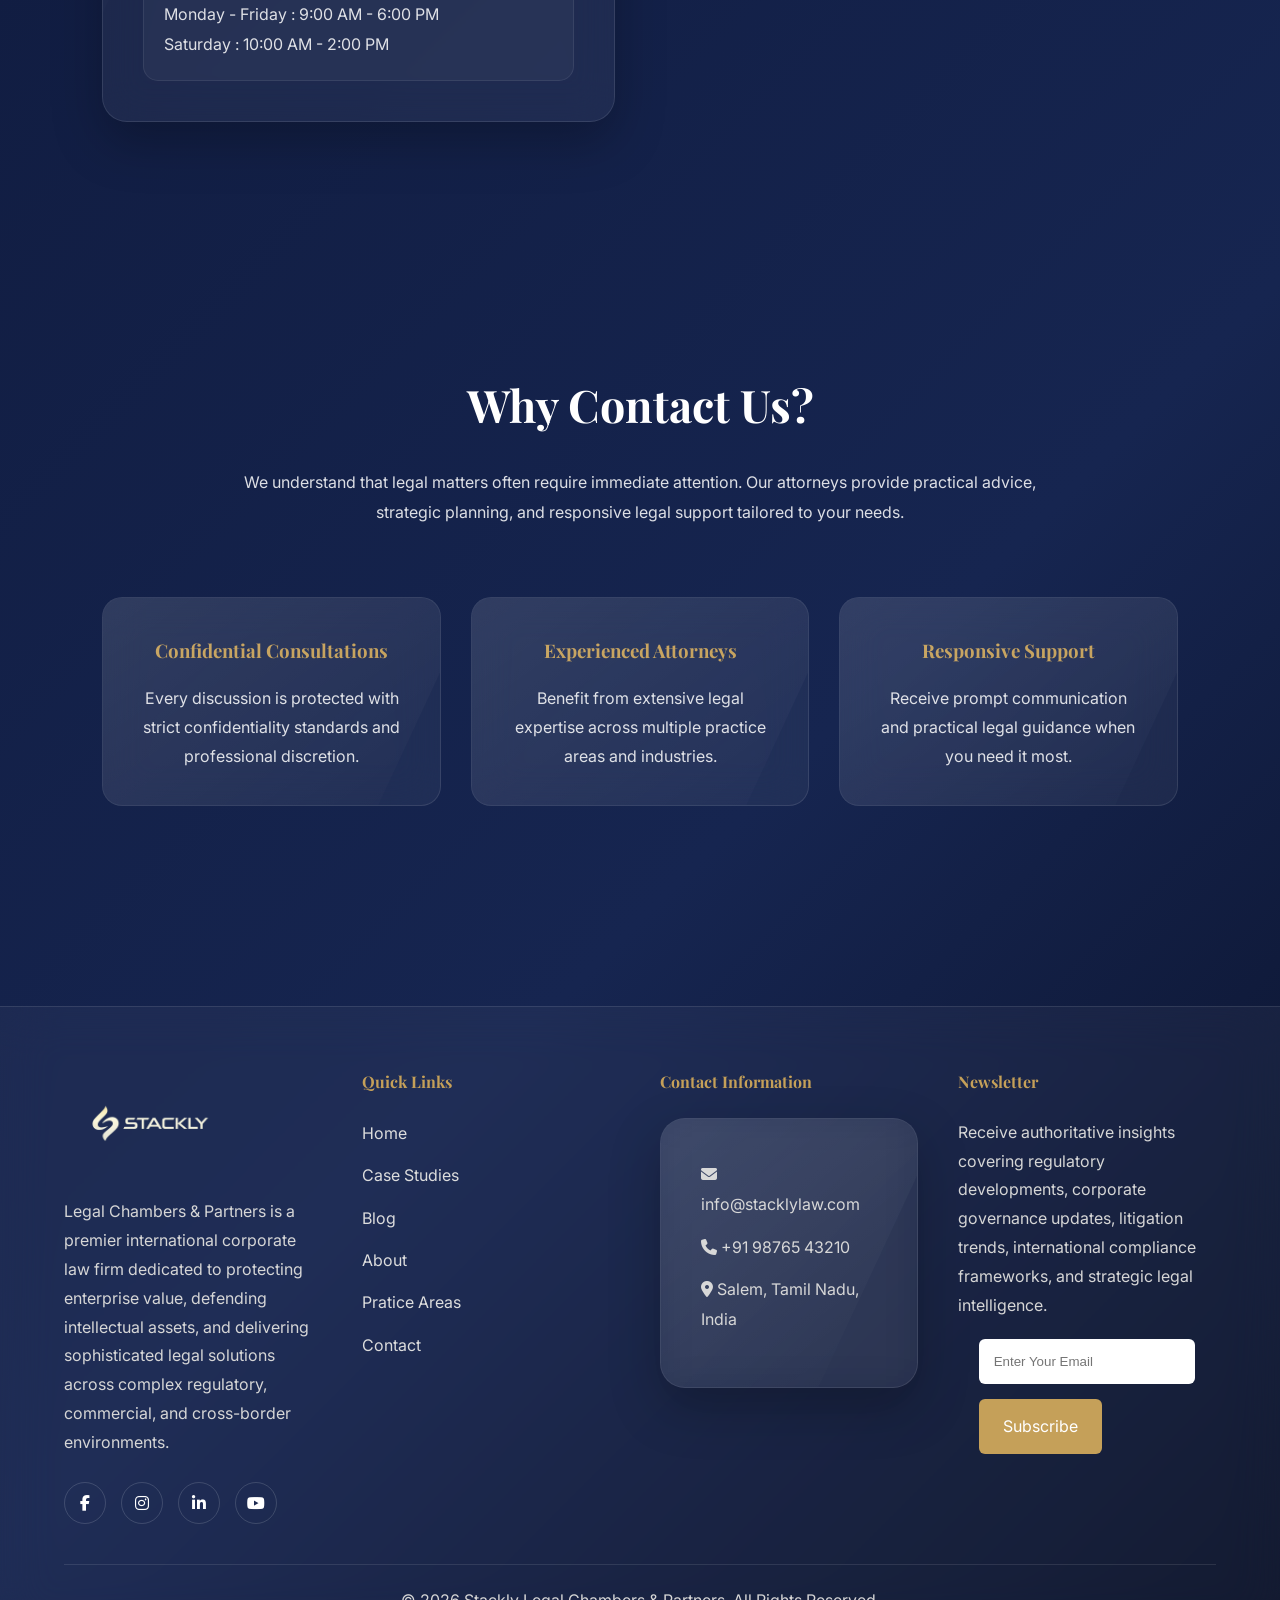
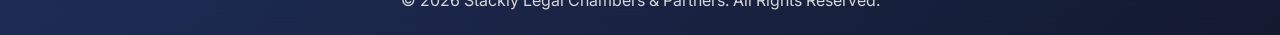
<file: contact.html>
<!DOCTYPE html>
<html lang="en">
<head>
<meta charset="UTF-8">
<meta name="viewport" content="width=device-width, initial-scale=1.0">

<title>Stackly Law Service</title>

<link rel="preconnect" href="https://fonts.googleapis.com">
<link rel="preconnect" href="https://fonts.gstatic.com" crossorigin>
<link rel="stylesheet"
href="https://cdnjs.cloudflare.com/ajax/libs/font-awesome/6.5.1/css/all.min.css">
<link href="https://fonts.googleapis.com/css2?family=Playfair+Display:wght@400;500;600;700;800&family=Inter:wght@300;400;500;600;700&display=swap" rel="stylesheet">

<link rel="stylesheet" href="style.css">
</head>

<body>

<!-- =========================
NAVBAR
========================= -->

<header class="navbar" id="navbar">

    <div class="logo">
       <a href="index.html">

        <img src="./assets/logo.webp"
        alt="Logo">
    </a>
    </div>

    <nav class="nav-links" id="navLinks">
        <a href="index.html">Home</a>
        <a href="casestudies.html">Case Studies</a>
        <a href="blog.html">Blog</a>
        <a href="pratice.html">Practice Areas</a>
        <a href="about.html">About</a>
        <a href="contact.html">Contact</a>
    </nav>
           <a href="#" class="login-btn" onclick="openAuth()">Login</a>
    <div class="hamburger" id="hamburger">
        <span></span>
        <span></span>
        <span></span>
    </div>

</header>


<section class="contact-page">

    <div class="section-title reveal">
        <h2>Contact Our Legal Team</h2>

        <p>
            Whether you require legal representation, business advisory services,
            regulatory guidance, or strategic dispute resolution, our attorneys
            are prepared to assist. Contact us today to schedule a confidential
            consultation and discuss your legal objectives.
        </p>
    </div>

    <div class="contact-wrapper">

        <!-- LEFT -->

        <div class="contact-info reveal">

            <img src="./assets/contact.webp"
                 alt="Law Firm Office">

            <h3>Schedule a Confidential Consultation</h3>

            <p>
                Our legal professionals are committed to providing timely,
                strategic, and results-driven legal counsel. Every inquiry
                is handled with the highest standards of confidentiality
                and professional care.
            </p>

            <div class="info-box">
                <h4>Office Address</h4>
                <p>
                    Stackly Legal Chambers & Partners<br>
                    Salem, Tamil Nadu, India
                </p>
            </div>

            <div class="info-box">
                <h4>Email Address</h4>
                <p>info@stacklylaw.com</p>
            </div>

            <div class="info-box">
                <h4>Phone Number</h4>
                <p>+91 98765 43210</p>
            </div>

            <div class="info-box">
                <h4>Working Hours</h4>
                <p>
                    Monday - Friday : 9:00 AM - 6:00 PM<br>
                    Saturday : 10:00 AM - 2:00 PM
                </p>
            </div>

        </div>

        <!-- RIGHT -->

        <div class="contact-form reveal">

            <h3>Request Legal Consultation</h3>

            <p>
                Complete the form below and a member of our legal team
                will contact you shortly.
            </p>

            <form>
  <div class="form-group">
        <input type="text"
               placeholder="Full Name"
               id="fullName"
               oninput="this.value = this.value.replace(/[^a-zA-Z\s]/g, '')">
    </div>

    <div class="form-group">
        <input type="email"
               placeholder="Email Address">
    </div>

    <div class="form-group">
        <input type="tel"
               placeholder="Phone Number"
               id="phoneNumber"
               oninput="this.value = this.value.replace(/[^0-9]/g, '')"
               maxlength="10">
    </div>

                <div class="form-group">

                    <select>
                        <option>Select Practice Area</option>
                        <option>Corporate Law</option>
                        <option>Business Law</option>
                        <option>Employment Law</option>
                        <option>Intellectual Property</option>
                        <option>Real Estate Law</option>
                        <option>Litigation</option>
                    </select>

                </div>

             <div class="form-group">
        <textarea rows="6"
                  placeholder="Briefly describe your legal matter"></textarea>
    </div>

                <button type="submit"
                        class="submit-btn">
                    Request Consultation
                </button>

            </form>

        </div>

    </div>

</section>

<!-- OFFICE LOCATIONS -->

<section class="office-section">

    <div class="section-title">
        <h2>Why Contact Us?</h2>

        <p>
            We understand that legal matters often require immediate attention.
            Our attorneys provide practical advice, strategic planning,
            and responsive legal support tailored to your needs.
        </p>
    </div>

    <div class="office-grid">

        <div class="office-card">
            <h3>Confidential Consultations</h3>
            <p>
                Every discussion is protected with strict confidentiality
                standards and professional discretion.
            </p>
        </div>

        <div class="office-card">
            <h3>Experienced Attorneys</h3>
            <p>
                Benefit from extensive legal expertise across multiple
                practice areas and industries.
            </p>
        </div>

        <div class="office-card">
            <h3>Responsive Support</h3>
            <p>
                Receive prompt communication and practical legal guidance
                when you need it most.
            </p>
        </div>

    </div>

</section>


<footer class="footer">

    <div class="container">

        <div class="row">

            <div class="col-lg-4">

                <a href="index.html">
                    <img src="./assets/logo.webp"
                    class="footer-logo"
                    alt="VoltDrive Logo">
                </a>

                <p>
                  Legal Chambers & Partners is a premier international corporate law firm dedicated to protecting enterprise value,
                   defending intellectual assets, and delivering sophisticated legal solutions across complex regulatory, commercial, and cross-border environments.
                </p>

                <div class="social-icons">

                    <a href="404.html">
                        <i class="fab fa-facebook-f"></i>
                    </a>

                    <a href="404.html">
                        <i class="fab fa-instagram"></i>
                    </a>

                    <a href="404.html">
                        <i class="fab fa-linkedin-in"></i>
                    </a>

                    <a href="404.html">
                        <i class="fab fa-youtube"></i>
                    </a>

                </div>

            </div>

            <div class="col-lg-2">

                <h4>Quick Links</h4>

                <ul class="footer-links">

                    <li><a href="index.html">Home</a></li>

                    <li><a href="casestudies.html">Case Studies</a></li>

                    <li><a href="blog.html">Blog</a></li>

                     <li><a href="about.html">About</a></li>

                    <li><a href="Pratice Areas">Pratice Areas</a></li>

                    <li><a href="contact.html">Contact</a></li>

                </ul>

            </div>

            <div class="col-lg-3">

                <h4>Contact Information</h4>

                <ul class="contact-info">

                    <li>
                        <i class="fas fa-envelope"></i>
                        info@stacklylaw.com
                    </li>

                    <li>
                        <i class="fas fa-phone"></i>
                        +91 98765 43210
                    </li>

                    <li>
                        <i class="fas fa-map-marker-alt"></i>
                        Salem, Tamil Nadu, India
                    </li>

                </ul>

            </div>

            <div class="col-lg-3">

                <h4>Newsletter</h4>

                <p>
                   Receive authoritative insights covering regulatory developments, corporate governance updates, litigation trends, international compliance frameworks, and strategic legal intelligence.
                </p>

                <div class="newsletter">

                    <input type="email"
                    placeholder="Enter Your Email">

                    <a href="404.html"
                    class="subscribe-btn">
                        Subscribe
                    </a>

                </div>

            </div>

        </div>

        <div class="footer-bottom">
            © 2026 Stackly Legal Chambers & Partners.
            All Rights Reserved.
        </div>

    </div>

</footer>

<!-- LOGIN MODAL -->
<div class="auth-modal" id="loginModal">

    <div class="auth-box">

        <!-- LEFT SIDE -->
        <div class="auth-left">

            <span class="close" onclick="closeAuth()">&times;</span>

            <h2>Welcome Back </h2>

            <!-- LOGIN -->
            <div id="loginBox">

                <select id="loginRole">
                    <option value="Client">Client</option>
                    <option value="admin">Admin</option>
                </select>

                <input type="email"
                       id="loginEmail"
                       placeholder="Email Address">

                <input type="password"
                       id="loginPassword"
                       placeholder="Password">

                <button onclick="loginUser()">
                    Log In
                </button>

                <p onclick="showForgot()">
                    Forgot Password?
                </p>

                <p onclick="showSignup()">
                    Don't have an account? Sign Up
                </p>

            </div>

            <!-- SIGNUP -->
            <div id="signupBox" style="display:none;">

                <input type="text"
                       id="signupName"
                       placeholder="Full Name">

                <input type="email"
                       id="signupEmail"
                       placeholder="Email Address">

                <input type="password"
                       id="ConfirmPassword"
                       placeholder="Password">

                <input type="password"
                       id="confirmPassword"
                       placeholder="Confirm Password">

                <select id="signupRole">
                    <option value="user">User</option>
                    <option value="admin">Admin</option>
                </select>

                <button onclick="signupUser()">
                    Create Account
                </button>

                <p onclick="showLogin()">
                    Back to Login
                </p>

            </div>

            <!-- FORGOT PASSWORD -->
            <div id="forgotBox" style="display:none;">

                <input type="email"
                       id="forgotEmail"
                       placeholder="Enter Your Email">

                <button onclick="forgotPassword()">
                    Reset Password
                </button>

                <p onclick="showLogin()">
                    Back to Login
                </p>

            </div>

        </div>

        <!-- RIGHT SIDE IMAGE -->
        <div class="auth-right">

            <img src="./assets/logiform.webp"
                 alt="Login Illustration">

        </div>

    </div>

</div>
<script src="https://cdn.jsdelivr.net/npm/swiper@11/swiper-bundle.min.js"></script>
<script src="script.js"></script>

</body>
</html>
</file>
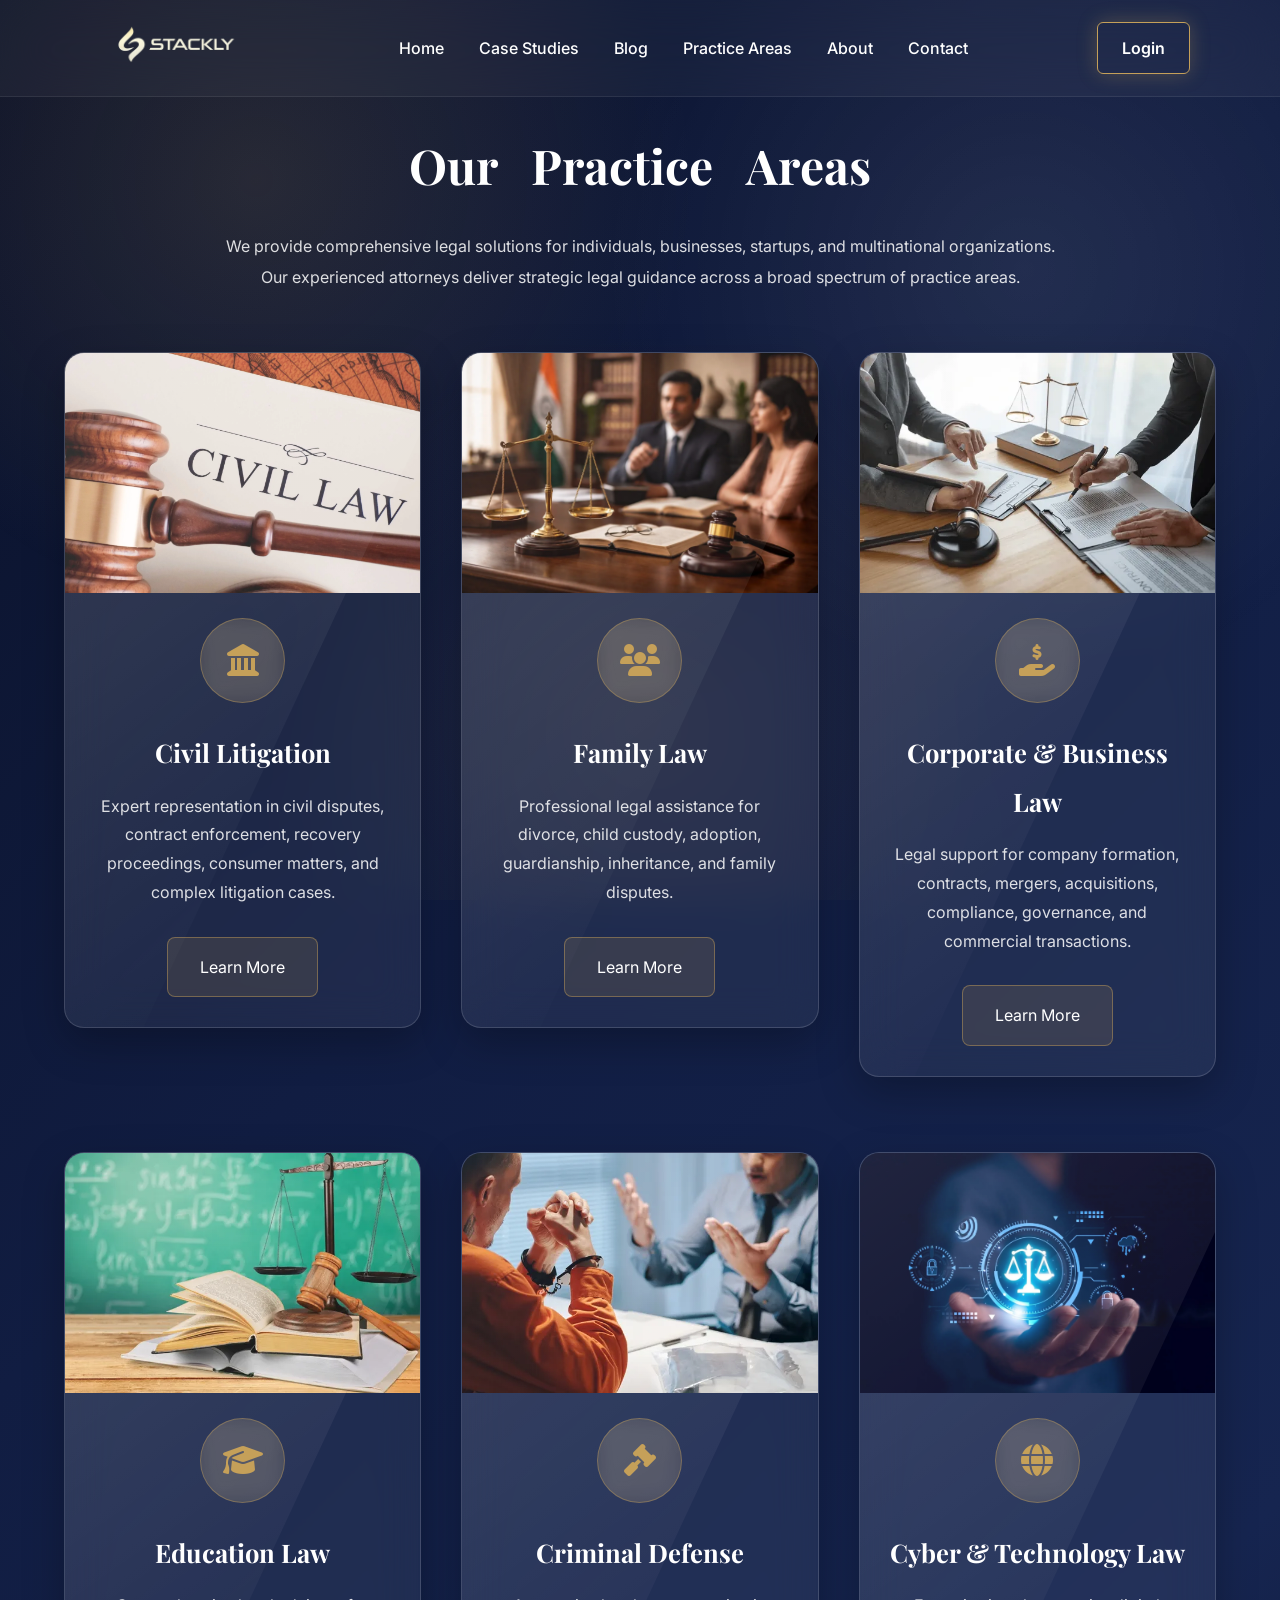
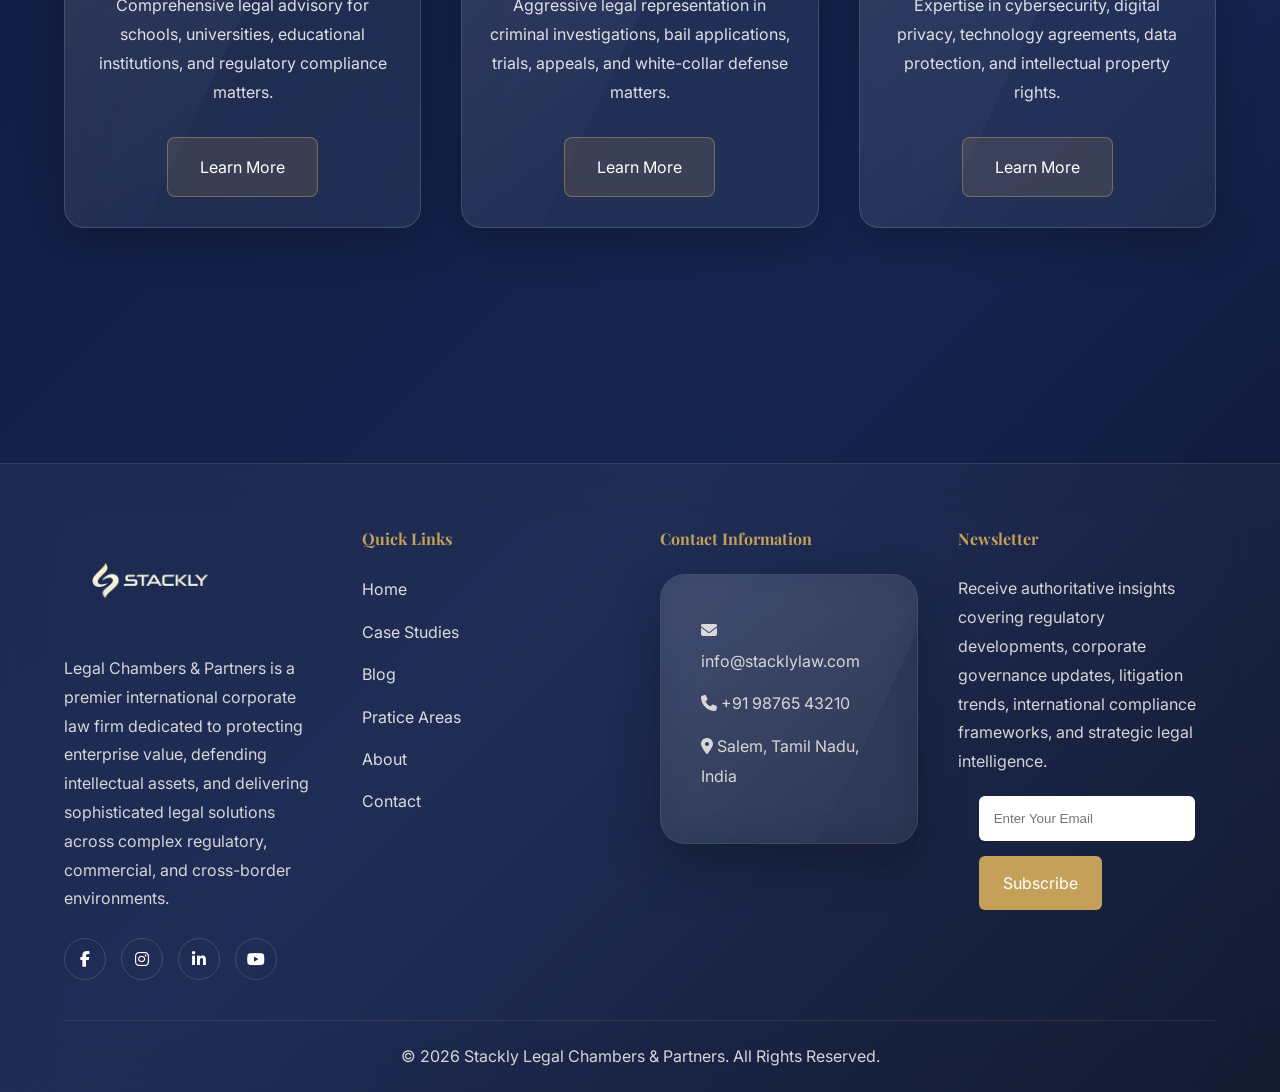
<file: pratice.html>
<!DOCTYPE html>
<html lang="en">
<head>
<meta charset="UTF-8">
<meta name="viewport" content="width=device-width, initial-scale=1.0">

<title>Stackly Law Service</title>

<link rel="preconnect" href="https://fonts.googleapis.com">
<link rel="preconnect" href="https://fonts.gstatic.com" crossorigin>
<link rel="stylesheet"
href="https://cdnjs.cloudflare.com/ajax/libs/font-awesome/6.5.1/css/all.min.css">
<link href="https://fonts.googleapis.com/css2?family=Playfair+Display:wght@400;500;600;700;800&family=Inter:wght@300;400;500;600;700&display=swap" rel="stylesheet">

<link rel="stylesheet" href="style.css">
</head>

<body>

<!-- =========================
NAVBAR
========================= -->

<header class="navbar" id="navbar">

    <div class="logo">
       <a href="index.html">

        <img src="./assets/logo.webp"
        alt="Logo">
    </a>
    </div>

    <nav class="nav-links" id="navLinks">
        <a href="index.html">Home</a>
        <a href="casestudies.html">Case Studies</a>
        <a href="blog.html">Blog</a>
        <a href="pratice.html">Practice Areas</a>
        <a href="about.html">About</a>
        <a href="contact.html">Contact</a>
    </nav>
           <a href="#" class="login-btn" onclick="openAuth()">Login</a>
    <div class="hamburger" id="hamburger">
        <span></span>
        <span></span>
        <span></span>
    </div>

</header>

<!-- Service Start -->
<div class="service">
    <div class="container">

        <div class="section-header">
            <h2 class="title">
  <span>O</span><span>u</span><span>r</span>
  <span>&nbsp;</span>
  <span>P</span><span>r</span><span>a</span><span>c</span><span>t</span><span>i</span><span>c</span><span>e</span>
  <span>&nbsp;</span>
  <span>A</span><span>r</span><span>e</span><span>a</span><span>s</span>
</h2>
            <p>
                We provide comprehensive legal solutions for individuals,
                businesses, startups, and multinational organizations.
                Our experienced attorneys deliver strategic legal guidance
                across a broad spectrum of practice areas.
            </p>
        </div>

        <div class="row">

            <!-- Civil Law -->
            <div class="col-lg-4 col-md-6">
                <div class="service-item">

                    <img src="./assets/Civil-Law.webp" alt="Civil Law" class="service-img">

                    <div class="service-icon">
                        <i class="fa fa-landmark"></i>
                    </div>

                    <h3>Civil Litigation</h3>

                    <p>
                        Expert representation in civil disputes, contract
                        enforcement, recovery proceedings, consumer matters,
                        and complex litigation cases.
                    </p>

                    <a class="btn" href="404.html">Learn More</a>

                </div>
            </div>

            <!-- Family Law -->
            <div class="col-lg-4 col-md-6">
                <div class="service-item">

                    <img src="./assets/Family-law.webp" alt="Family Law" class="service-img">

                    <div class="service-icon">
                        <i class="fa fa-users"></i>
                    </div>

                    <h3>Family Law</h3>

                    <p>
                        Professional legal assistance for divorce, child custody,
                        adoption, guardianship, inheritance, and family disputes.
                    </p>

                    <a class="btn" href="404.html">Learn More</a>

                </div>
            </div>

            <!-- Business Law -->
            <div class="col-lg-4 col-md-6">
                <div class="service-item">

                    <img src="./assets/coprate-law.webp" alt="Business Law" class="service-img">

                    <div class="service-icon">
                        <i class="fa fa-hand-holding-usd"></i>
                    </div>

                    <h3>Corporate & Business Law</h3>

                    <p>
                        Legal support for company formation, contracts,
                        mergers, acquisitions, compliance, governance,
                        and commercial transactions.
                    </p>

                    <a class="btn" href="404.html">Learn More</a>

                </div>
            </div>

            <!-- Education Law -->
            <div class="col-lg-4 col-md-6">
                <div class="service-item">

                    <img src="./assets/education-law.webp" alt="Education Law" class="service-img">

                    <div class="service-icon">
                        <i class="fa fa-graduation-cap"></i>
                    </div>

                    <h3>Education Law</h3>

                    <p>
                        Comprehensive legal advisory for schools,
                        universities, educational institutions,
                        and regulatory compliance matters.
                    </p>

                    <a class="btn" href="404.html">Learn More</a>

                </div>
            </div>

            <!-- Criminal Law -->
            <div class="col-lg-4 col-md-6">
                <div class="service-item">

                    <img src="./assets/criminal-law.webp" alt="Criminal Law" class="service-img">

                    <div class="service-icon">
                        <i class="fa fa-gavel"></i>
                    </div>

                    <h3>Criminal Defense</h3>

                    <p>
                        Aggressive legal representation in criminal
                        investigations, bail applications, trials,
                        appeals, and white-collar defense matters.
                    </p>

                    <a class="btn" href="404.html">Learn More</a>

                </div>
            </div>

            <!-- Cyber Law -->
            <div class="col-lg-4 col-md-6">
                <div class="service-item">

                    <img src="./assets/cyber-law.webp" alt="Cyber Law" class="service-img">

                    <div class="service-icon">
                        <i class="fa fa-globe"></i>
                    </div>

                    <h3>Cyber & Technology Law</h3>

                    <p>
                        Expertise in cybersecurity, digital privacy,
                        technology agreements, data protection,
                        and intellectual property rights.
                    </p>

                    <a class="btn" href="404.html">Learn More</a>

                </div>
            </div>

        </div>

    </div>
</div>
<!-- Service End -->

<!-- FOOTER -->

<footer class="footer">

    <div class="container">

        <div class="row">

            <div class="col-lg-4">

                <a href="index.html">
                    <img src="./assets/logo.webp"
                    class="footer-logo"
                    alt="VoltDrive Logo">
                </a>

                <p>
                  Legal Chambers & Partners is a premier international corporate law firm dedicated to protecting enterprise value,
                   defending intellectual assets, and delivering sophisticated legal solutions across complex regulatory, commercial, and cross-border environments.
                </p>

                <div class="social-icons">

                    <a href="404.html">
                        <i class="fab fa-facebook-f"></i>
                    </a>

                    <a href="404.html">
                        <i class="fab fa-instagram"></i>
                    </a>

                    <a href="404.html">
                        <i class="fab fa-linkedin-in"></i>
                    </a>

                    <a href="404.html">
                        <i class="fab fa-youtube"></i>
                    </a>

                </div>

            </div>

            <div class="col-lg-2">

                <h4>Quick Links</h4>

                <ul class="footer-links">

                    <li><a href="index.html">Home</a></li>

                    <li><a href="casestudies.html">Case Studies</a></li>

                    <li><a href="blog.html">Blog</a></li>

                    <li><a href="pratice.html">Pratice Areas</a></li>

                     <li><a href="about.html">About</a></li>

                    <li><a href="contact.html">Contact</a></li>

                </ul>

            </div>

            <div class="col-lg-3">

                <h4>Contact Information</h4>

                <ul class="contact-info">

                    <li>
                        <i class="fas fa-envelope"></i>
                        info@stacklylaw.com
                    </li>

                    <li>
                        <i class="fas fa-phone"></i>
                        +91 98765 43210
                    </li>

                    <li>
                        <i class="fas fa-map-marker-alt"></i>
                        Salem, Tamil Nadu, India
                    </li>

                </ul>

            </div>

            <div class="col-lg-3">

                <h4>Newsletter</h4>

                <p>
                   Receive authoritative insights covering regulatory developments, corporate governance updates, litigation trends, international compliance frameworks, and strategic legal intelligence.
                </p>

                <div class="newsletter">

                    <input type="email"
                    placeholder="Enter Your Email">

                    <a href="404.html"
                    class="subscribe-btn">
                        Subscribe
                    </a>

                </div>

            </div>

        </div>

        <div class="footer-bottom">
            © 2026 Stackly Legal Chambers & Partners.
            All Rights Reserved.
        </div>

    </div>

</footer>

<!-- LOGIN MODAL -->
<div class="auth-modal" id="loginModal">

    <div class="auth-box">

        <!-- LEFT SIDE -->
        <div class="auth-left">

            <span class="close" onclick="closeAuth()">&times;</span>

            <h2>Welcome Back </h2>

            <!-- LOGIN -->
            <div id="loginBox">

                <select id="loginRole">
                    <option value="Client">Client</option>
                    <option value="admin">Admin</option>
                </select>

                <input type="email"
                       id="loginEmail"
                       placeholder="Email Address">

                <input type="password"
                       id="loginPassword"
                       placeholder="Password">

                <button onclick="loginUser()">
                    Log In
                </button>

                <p onclick="showForgot()">
                    Forgot Password?
                </p>

                <p onclick="showSignup()">
                    Don't have an account? Sign Up
                </p>

            </div>

            <!-- SIGNUP -->
            <div id="signupBox" style="display:none;">

                <input type="text"
                       id="signupName"
                       placeholder="Full Name">

                <input type="email"
                       id="signupEmail"
                       placeholder="Email Address">

                <input type="password"
                       id="ConfirmPassword"
                       placeholder="Password">

                <input type="password"
                       id="confirmPassword"
                       placeholder="Confirm Password">

                <select id="signupRole">
                    <option value="user">User</option>
                    <option value="admin">Admin</option>
                </select>

                <button onclick="signupUser()">
                    Create Account
                </button>

                <p onclick="showLogin()">
                    Back to Login
                </p>

            </div>

            <!-- FORGOT PASSWORD -->
            <div id="forgotBox" style="display:none;">

                <input type="email"
                       id="forgotEmail"
                       placeholder="Enter Your Email">

                <button onclick="forgotPassword()">
                    Reset Password
                </button>

                <p onclick="showLogin()">
                    Back to Login
                </p>

            </div>

        </div>

        <!-- RIGHT SIDE IMAGE -->
        <div class="auth-right">

            <img src="./assets/logiform.webp"
                 alt="Login Illustration">

        </div>

    </div>

</div>
<script src="https://cdn.jsdelivr.net/npm/swiper@11/swiper-bundle.min.js"></script>
<script src="script.js"></script>

</body>
</html>
</file>
<file: style.css>
/* ==========================================
GOOGLE FONTS RESET
========================================== */

:root{
    --navy:#0A1128;
    --gold:#C5A059;
    --slate:#1C2541;
    --white:#F4F5F7;
    --text:#4d5665;
    --shadow:0 20px 60px rgba(0,0,0,.12);
}

*{
    margin:0;
    padding:0;
    box-sizing:border-box;
}

html{
    scroll-behavior:smooth;
}

body{
    font-family:'Inter',sans-serif;
    background:var(--white);
    color:var(--text);
    overflow-x:hidden;
    line-height:1.9;
}

/* ==========================================
HEADINGS
========================================== */

h1,h2,h3,h4{
    font-family:'Playfair Display',serif;
    color:var(--navy);
}

img{
    width:100%;
    display:block;
}

/* ==========================================
NAVBAR
========================================== */

.navbar{
    position:fixed;
    top:0;
    left:0;
    width:100%;
    z-index:9999;

    display:flex;
    justify-content:space-between;
    align-items:center;

    padding:8px 7%;

    transition:.4s ease;
}

.navbar.scrolled{
    background:rgba(10,17,40,.97);
    backdrop-filter:blur(10px);
    border-bottom:3px solid var(--gold);
    box-shadow:0 10px 30px rgba(0,0,0,.15);
}


.nav-links{
    display:flex;
    gap:35px;
}

.nav-links a{
    text-decoration:none;
    color:#fff;
    font-weight:500;
    transition:.3s;
}

.nav-links a:hover{
    color:var(--gold);
}

/* ==========================================
HAMBURGER
========================================== */

.hamburger{
    display:none;
    flex-direction:column;
    cursor:pointer;
    gap:6px;
}

.hamburger span{
    width:28px;
    height:3px;
    background:white;
}

/* ==========================================
HERO
========================================== */

.hero{
    position:relative;

    min-height:100vh;

    background:
    url("./assets/header.webp");

    background-size:cover;
    background-position:center;
    background-attachment:fixed;

    display:flex;
    align-items:center;
}

.hero-overlay{
    position:absolute;
    inset:0;
    background:rgba(10,17,40,.82);
}

.hero-content{
    position:relative;
    z-index:2;

    max-width:1100px;
    margin:auto;

    padding:120px 8%;
    color:white;
}

.hero-subtitle{
    color:var(--gold);
    letter-spacing:2px;
    text-transform:uppercase;
    font-size:.95rem;
}

.hero h1{
    color:white;
    font-size:4rem;
    line-height:1.2;
    margin:25px 0;
}

.hero p{
    color:#ddd;
    font-size:1.1rem;
    max-width:950px;
}

.hero-btn{
    display:inline-block;
    margin-top:40px;

    background:var(--gold);
    color:white;

    text-decoration:none;

    padding:16px 35px;
    border-radius:6px;
    font-weight:600;

    transition:.4s;
}

.hero-btn:hover{
    transform:translateY(-4px);
}

/* ==========================================
SECTION TITLE
========================================== */

.section-title{
    text-align:center;
    margin-bottom:70px;
}

.section-title h2{
    font-size:3rem;
    margin-bottom:20px;
}

.section-title p{
    max-width:850px;
    margin:auto;
}

/* ==========================================
ETHOS
========================================== */

.ethos-section{
    padding:120px 8%;
}

.ethos-container{
    display:grid;
    grid-template-columns:1fr 1.2fr;
    gap:70px;
    align-items:start;
}

.ethos-image img{
    border-radius:12px;
    box-shadow:var(--shadow);
}

.ethos-content h3{
    font-size:2rem;
    margin-bottom:20px;
}

.ethos-content p{
    margin-bottom:50px;
}

/* ==========================================
METRICS
========================================== */

.metrics-section{
    padding:120px 8%;
    background:white;
}

.metrics-grid{
    display:grid;
    grid-template-columns:repeat(4,1fr);
    gap:30px;
}

.metric-card{
    background:white;
    padding:40px;
    border-radius:12px;

    box-shadow:var(--shadow);
    border-top:5px solid var(--gold);

    transition:.4s;
}

.metric-card:hover{
    transform:translateY(-10px);
}

.metric-card h3{
    color:var(--gold);
    font-size:3rem;
    margin-bottom:20px;
}

.metric-card h4{
    margin-bottom:20px;
    line-height:1.5;
}

/* ==========================================
PRACTICE AREA
========================================== */

.practice-section{
    padding:120px 8%;
    background:#f9f9fb;
}

.practice-grid{
    display:grid;
    grid-template-columns:repeat(2,1fr);
    gap:40px;
}

.practice-card{
    background:white;
    border-radius:12px;
    overflow:hidden;
    box-shadow:var(--shadow);
}

.practice-card img{
    height:300px;
    object-fit:cover;
}

.practice-content{
    padding:35px;
}

.practice-content h3{
    margin-bottom:20px;
    font-size:1.7rem;
}

/* ==========================================
CASE STUDIES
========================================== */

.case-studies{
    padding:120px 8%;
}

.case-card{
    background:white;
    margin-bottom:40px;

    padding:50px;
    border-left:6px solid var(--gold);

    box-shadow:var(--shadow);
}

.case-card h3{
    margin-bottom:25px;
    font-size:2rem;
}

/* ==========================================
FORM
========================================== */

.contact-section{
    padding:120px 8%;
    background:#fafafa;
}

.warning-text{
    max-width:1000px;
    margin:auto;
}

.legal-form{
    max-width:1200px;
    margin:auto;
}

.form-grid{
    display:grid;
    grid-template-columns:repeat(2,1fr);
    column-gap: 40px;
    row-gap: 35px;
}

.form-group{
    display:flex;
    flex-direction:column;
}

.form-group label{
    margin-bottom:25px;
    color:var(--navy);
    font-weight:600;
}

.form-group input,
.form-group select,
.form-group textarea{
    padding:25px;
    border:1px solid #ddd;
    border-radius:8px;
    font-size:1rem;
}

.full-width{
    margin-top:45px;
}

.submit-btn{
    margin-top:30px;
    border:none;
    background:var(--gold);
    color:white;

    padding:18px 40px;
    border-radius:8px;

    font-size:1rem;
    cursor:pointer;
    transition:.4s;
}

.submit-btn:hover{
    transform:translateY(-3px);
}

/* ==========================================
FOOTER
========================================== */

.footer{
    background:var(--navy);
    color:#ddd;
    padding:100px 8% 60px;
}

.footer-top{
    display:grid;
    grid-template-columns:repeat(3,1fr);
    gap:50px;

    margin-bottom:70px;
}

.footer h3{
    color:white;
    margin-bottom:20px;
}

.footer ul{
    list-style:none;
}

.footer ul li{
    margin-bottom:12px;
}

.footer-disclaimer{
    border-top:1px solid rgba(255,255,255,.1);
    padding-top:50px;
}

.footer-disclaimer p{
    margin-bottom:25px;
}

/* ==========================================
REVEAL ANIMATION
========================================== */

.reveal{
    opacity:0;
    transform:translateY(60px);

    transition:
    all .9s cubic-bezier(0.16,1,0.3,1);
}

.reveal.active{
    opacity:1;
    transform:translateY(0);
}

/* ==========================================
RESPONSIVE
========================================== */

@media(max-width:1100px){

    .metrics-grid{
        grid-template-columns:repeat(2,1fr);
    }

    .practice-grid{
        grid-template-columns:1fr;
    }

    .ethos-container{
        grid-template-columns:1fr;
    }

}

@media(max-width:768px){

    .hero h1{
        font-size:2.5rem;
    }

    .section-title h2{
        font-size:2.2rem;
    }

    .metrics-grid{
        grid-template-columns:1fr;
    }

    .footer-top{
        grid-template-columns:1fr;
    }

    .form-grid{
        grid-template-columns:1fr;
    }

    .nav-links{
        position:fixed;
        top:0;
        right:-100%;
        width:280px;
        height:100vh;

        background:var(--navy);

        flex-direction:column;
        padding:100px 40px;

        transition:.4s;
    }

    .nav-links.active{
        right:0;
    }

    .hamburger{
        display:flex;
    }
}

@media(max-width:500px){

    .hero h1{
        font-size:2rem;
    }

    .hero-content{
        padding:120px 25px;
    }

    .case-card{
        padding:30px;
    }

}


/* Scroll Progress Bar */

.scroll-progress{
    position:fixed;
    top:0;
    left:0;
    width:0%;
    height:4px;
    background:#C5A059;
    z-index:10000;
}

/* Back To Top */

.back-to-top{
    position:fixed;
    bottom:30px;
    right:30px;

    width:50px;
    height:50px;

    border:none;
    border-radius:50%;

    background:#C5A059;
    color:white;

    cursor:pointer;

    opacity:0;
    visibility:hidden;

    transition:.3s;
    z-index:999;
}

.back-to-top.show{
    opacity:1;
    visibility:visible;
}

.active-link{
    color:#C5A059 !important;
}


/* ==========================
NAVBAR LOGO
========================== */
.logo img{
    height:120px;
    width:auto;

    margin-top:-20px;
    margin-bottom:-20px;
}

/* ==========================
LOGIN BUTTON
========================== */

.login-btn{
    text-decoration:none;
    color:#fff;
    border:1px solid #C5A059;
    padding:10px 24px;
    border-radius:6px;
    transition:.4s;
    font-weight:600;
}

.login-btn:hover{
    background:#C5A059;
    color:#fff;
}

/* ==========================
ABOUT SECTION
========================== */

.about-section{
    padding:120px 8%;
    background:#fff;
}

.about-container{
    display:grid;
    grid-template-columns:1fr 1.2fr;
    gap:70px;
    align-items:center;
}

.about-image img{
    width:100%;
    border-radius:12px;
    box-shadow:0 20px 60px rgba(0,0,0,.12);
}

.about-content h3{
    font-size:2rem;
    margin-bottom:25px;
}

.about-content p{
    margin-bottom:25px;
    line-height:1.9;
}

/* ==========================
FOOTER
========================== */

.footer{
    background:#0A1128;
    color:#d6d6d6;
    padding:100px 0 30px;
    margin-top: 80px;
}

.container{
    width:90%;
    max-width:1400px;
    margin:auto;
}

.row{
    display:flex;
    flex-wrap:wrap;
    gap:40px;
}

.col-lg-4{
    flex:1 1 350px;
}

.col-lg-3{
    flex:1 1 250px;
}

.col-lg-2{
    flex:1 1 180px;
}

.footer-logo{
    width:180px;
    margin-bottom:10px;
    display: block;
}

.footer p{
    margin-top:0;
    line-height:1.8;
}

.footer h4{
    color:#C5A059;
    margin-bottom:20px;
}

.footer-links,
.contact-info{
    list-style:none;
    padding:0;
}

.footer-links li,
.contact-info li{
    margin-bottom:14px;
}

.footer-links a{
    text-decoration:none;
    color:#ddd;
    transition:.3s;
}

.footer-links a:hover{
    color:#C5A059;
    padding-left:8px;
}

.social-icons{
    display:flex;
    gap:15px;
    margin-top:25px;
}

.social-icons a{
    width:42px;
    height:42px;

    display:flex;
    align-items:center;
    justify-content:center;

    border:1px solid rgba(255,255,255,.15);
    border-radius:50%;

    color:white;
    text-decoration:none;

    transition:.4s;
}

.social-icons a:hover{
    background:#C5A059;
    transform:translateY(-5px);
}

.newsletter{
    margin-top:20px;
}

.newsletter input{
    width:100%;
    padding:15px;
    border:none;
    border-radius:6px;
    margin-bottom:15px;
}

.subscribe-btn{
    display:inline-block;
    background:#C5A059;
    color:#fff;
    text-decoration:none;
    padding:12px 24px;
    border-radius:6px;
}

.footer-bottom{
    text-align:center;
    border-top:1px solid rgba(255,255,255,.1);
    margin-top:60px;
    padding-top:30px;
}

.auth-modal{
    display:none;
    position:fixed;
    inset:0;

    background:rgba(0,0,0,.85);
    backdrop-filter:blur(8px);

    z-index:99999;

    justify-content:center;
    align-items:center;
}

.auth-box{

    width:1000px;
    max-width:95%;

    min-height: auto;
    height: auto;
    align-items: stretch;

    display:flex;

    background:#111827;

    border-radius:30px;

    overflow:hidden;

    position:relative;

    box-shadow:
    0 20px 80px rgba(0,0,0,.6);
}

.auth-left{

    flex:1;

    padding:35px 50px;

    color:#fff;
}

.auth-left h2{

    font-size:3rem;

    margin-bottom:15px;

    color:#fff;
}

.auth-right{


    width: 100%;
    height: 100%;
    object-fit: cover;
    display: block;

    flex:1;

    background:url('./assets/login-bg.jpg') center/cover;
}

.auth-box input,
.auth-box select{

    width:100%;

    padding:18px 25px;

    margin-bottom:20px;

    border:2px solid rgba(255,255,255,.15);

    border-radius:50px;

    background:transparent;

    color:#fff;

    outline:none;
}

.auth-box select option{
    color:#000;
}

.auth-box button{

    width:100%;

    padding:18px;

    border:none;

    border-radius:50px;

    font-size:18px;

    color:#fff;

    cursor:pointer;

    background:
    linear-gradient(
    90deg,
    #6d28d9,
    #9333ea);

    transition:.4s;
}

.auth-box button:hover{

    transform:translateY(-3px);

    box-shadow:
    0 0 25px rgba(147,51,234,.6);
}

.auth-box p{

    text-align:center;

    color:#c5a059;

    cursor:pointer;

    margin-top:15px;
}

.close{

    position:absolute;

    top:20px;
    right:25px;

    color:#fff;

    font-size:35px;

    cursor:pointer;
}


#loginRole{
    width:100%;
    padding:14px 18px;

    background:rgba(255,255,255,0.08);
    backdrop-filter:blur(15px);

    border:1px solid rgba(255,255,255,0.15);
    border-radius:10px;

    color:#fff;
    font-size:1rem;
    font-weight:500;

    cursor:pointer;
    outline:none;

    transition:.4s ease;
}

/* Focus */
#loginRole:focus{
    border-color:#C5A059;

    box-shadow:
    0 0 20px rgba(197,160,89,.35);

    background:rgba(255,255,255,0.12);
}

/* Dropdown Options */
#loginRole option{
    background:#0A1128;
    color:#fff;
    padding:10px;
}

/* Hover */
#loginRole:hover{
    border-color:#C5A059;
}
/* ==========================
RESPONSIVE
========================== */

@media(max-width:992px){

    .about-container{
        grid-template-columns:1fr;
    }

    .row{
        flex-direction:column;
    }

}

@media(max-width:768px){

    .login-btn{
        display:none;
    }

    .navbar{
        padding:15px 20px;
    }

    .logo img{
        height:70px !important;
        width:auto;
        margin-top:0;
        margin-bottom:0;
    }

}

@media(max-width:768px){

    .login-btn{
        display:none;
    }

    .navbar{
        height:90px;
        padding:0 20px;
        display:flex;
        align-items:center;
        justify-content:space-between;
    }

    .logo img{
        height:75px !important;
        width:auto;
        max-width:220px;
        object-fit:contain;

        margin:0;
    }

    .hamburger{
        margin-top:0;
    }
}


/* ===============================
PREMIUM GLASSMORPHISM UI
=============================== */

body{
    background:
    linear-gradient(
    135deg,
    #0A1128 0%,
    #111d42 35%,
    #162550 70%,
    #0A1128 100%);
}

/* Floating Background */

body::before{
    content:"";
    position:fixed;
    inset:0;

    background:
    radial-gradient(circle at 20% 20%,
    rgba(197,160,89,.15),
    transparent 35%),

    radial-gradient(circle at 80% 30%,
    rgba(255,255,255,.08),
    transparent 35%),

    radial-gradient(circle at 50% 80%,
    rgba(197,160,89,.10),
    transparent 40%);

    animation:floatingBg 20s ease-in-out infinite;
    z-index:-2;
}

@keyframes floatingBg{

    0%{
        transform:scale(1) rotate(0deg);
    }

    50%{
        transform:scale(1.1) rotate(3deg);
    }

    100%{
        transform:scale(1) rotate(0deg);
    }

}

/* Sections */

.ethos-section,
.metrics-section,
.practice-section,
.about-section,
.contact-section{
    background:transparent !important;
}

/* ===============================
GLASS CARDS
=============================== */

.metric-card,
.practice-card,
.case-card,
.auth-box
.legal-form
{

    background:
    rgba(255,255,255,.06) !important;

    backdrop-filter:blur(20px);
    -webkit-backdrop-filter:blur(20px);

    border:1px solid
    rgba(255,255,255,.15);

    box-shadow:
    0 15px 45px rgba(0,0,0,.25),
    inset 0 1px 0 rgba(255,255,255,.15);

    overflow:hidden;
    position:relative;
}

/* Shine Animation */

.metric-card::before,
.practice-card::before,
.case-card::before{

    content:"";

    position:absolute;
    top:-100%;
    left:-100%;

    width:200%;
    height:200%;

    background:
    linear-gradient(
    120deg,
    transparent,
    rgba(255,255,255,.12),
    transparent);

    transform:rotate(25deg);
    transition:1s;
}

.metric-card:hover::before,
.practice-card:hover::before,
.case-card:hover::before{
    left:100%;
}

/* ===============================
TEXT COLOR
=============================== */

.section-title h2,
.about-content h3,
.practice-content h3,
.case-card h3,
.ethos-content h3{
    color:#fff !important;
}

.section-title p,
.about-content p,
.practice-content p,
.case-card p,
.ethos-content p,
.metric-card p,
.metric-card h4{
    color:rgba(255,255,255,.85) !important;
}

/* ===============================
GLASS NAVBAR
=============================== */

.navbar{
    background:
    rgba(255,255,255,.04);

    backdrop-filter:blur(25px);
    -webkit-backdrop-filter:blur(25px);

    border-bottom:
    1px solid rgba(255,255,255,.08);
}

.navbar.scrolled{

    background:
    rgba(10,17,40,.35);

    backdrop-filter:blur(30px);

    box-shadow:
    0 10px 40px rgba(0,0,0,.25);

}

/* ===============================
GLASS FOOTER
=============================== */

.footer{

    background:
    rgba(255,255,255,.04) !important;

    backdrop-filter:blur(25px);

    border-top:
    1px solid rgba(255,255,255,.1);
}

/* ===============================
FLOAT ANIMATION
=============================== */

.metric-card,
.practice-card,
.case-card{

    animation:
    floatCard 5s ease-in-out infinite;
}

.metric-card:nth-child(2){
    animation-delay:.5s;
}

.metric-card:nth-child(3){
    animation-delay:1s;
}

.metric-card:nth-child(4){
    animation-delay:1.5s;
}

@keyframes floatCard{

    0%{
        transform:translateY(0);
    }

    50%{
        transform:translateY(-12px);
    }

    100%{
        transform:translateY(0);
    }

}

/* ===============================
REVEAL ANIMATION UPGRADE
=============================== */

.reveal{
    opacity:0;
    transform:
    translateY(120px)
    scale(.9);

    filter:blur(15px);

    transition:
    all 1.3s cubic-bezier(
    0.16,
    1,
    0.3,
    1);
}

.reveal.active{

    opacity:1;

    transform:
    translateY(0)
    scale(1);

    filter:blur(0);
}

/* ===============================
IMAGE HOVER EFFECT
=============================== */

.practice-card img,
.about-image img,
.ethos-image img{

    transition:
    transform .8s ease,
    filter .8s ease;
}

.practice-card:hover img,
.about-image:hover img,
.ethos-image:hover img{

    transform:scale(1.08);
    filter:brightness(1.15);
}

/* ===============================
BUTTON GLOW
=============================== */

.hero-btn,
.submit-btn,
.login-btn{

    position:relative;
    overflow:hidden;

    box-shadow:
    0 0 20px rgba(197,160,89,.3);
}

.hero-btn:hover,
.submit-btn:hover,
.login-btn:hover{

    box-shadow:
    0 0 40px rgba(197,160,89,.8);

    transform:
    translateY(-5px)
    scale(1.03);
}

/* ===============================
   PREMIUM GLASS SERVICE SECTION
=============================== */

.service{
    padding:120px 0;
    position:relative;
}

.service-item{

    background:rgba(255,255,255,.06);

    backdrop-filter:blur(20px);
    -webkit-backdrop-filter:blur(20px);

    border:1px solid rgba(255,255,255,.15);

    border-radius:20px;
    overflow:hidden;

    box-shadow:
    0 15px 40px rgba(0,0,0,.25),
    inset 0 1px 0 rgba(255,255,255,.15);

    transition:all .6s cubic-bezier(.16,1,.3,1);

    position:relative;

    margin-bottom:35px;

    animation:floatCard 6s ease-in-out infinite;
}

/* Shine Effect */

.service-item::before{

    content:"";

    position:absolute;

    top:-100%;
    left:-100%;

    width:200%;
    height:200%;

    background:
    linear-gradient(
    120deg,
    transparent,
    rgba(255,255,255,.12),
    transparent);

    transform:rotate(25deg);

    transition:1s;
}

.service-item:hover::before{
    left:100%;
}

/* Hover */

.service-item:hover{

    transform:
    translateY(-15px)
    scale(1.03);

    box-shadow:
    0 25px 60px rgba(0,0,0,.35),
    0 0 30px rgba(197,160,89,.35);
}

/* Service Images */

.service-img{
    width:100%;
    height:240px;
    object-fit:cover;

    transition:
    transform .8s ease,
    filter .8s ease;
}

.service-item:hover .service-img{
    transform:scale(1.08);
    filter:brightness(1.15);
}

/* Icon */

.service-icon{

    width:85px;
    height:85px;

    margin:25px auto;

    border-radius:50%;

    background:
    rgba(197,160,89,.15);

    border:
    1px solid rgba(197,160,89,.4);

    display:flex;
    align-items:center;
    justify-content:center;

    backdrop-filter:blur(10px);
}

.service-icon i{
    color:#C5A059;
    font-size:32px;
}

/* Content */

.service-item h3{

    text-align:center;

    color:#fff;

    font-size:1.6rem;

    margin-bottom:15px;

    padding:0 20px;
}

.service-item p{

    text-align:center;

    color:rgba(255,255,255,.85);

    line-height:1.8;

    padding:0 25px;
}

/* Button */

.service-item .btn{

    display:block;

    width:fit-content;

    margin:30px auto;

    padding:14px 32px;

    text-decoration:none;

    color:#fff;

    background:
    rgba(197,160,89,.15);

    border:
    1px solid rgba(197,160,89,.45);

    border-radius:8px;

    transition:.4s;
}

.service-item .btn:hover{

    background:#C5A059;

    transform:translateY(-3px);

    box-shadow:
    0 0 25px rgba(197,160,89,.6);
}

/* Floating Animation */

.service-item:nth-child(2){
    animation-delay:.5s;
}

.service-item:nth-child(3){
    animation-delay:1s;
}

.service-item:nth-child(4){
    animation-delay:1.5s;
}

.service-item:nth-child(5){
    animation-delay:2s;
}

.service-item:nth-child(6){
    animation-delay:2.5s;
}

@keyframes floatCard{

    0%{
        transform:translateY(0);
    }

    50%{
        transform:translateY(-12px);
    }

    100%{
        transform:translateY(0);
    }
}

/* Section Heading */

.service .section-header h2{
    color:#fff;
    font-size:3rem;
    margin-bottom:20px;
    text-align: center;
}

.service .section-header p{
    color:rgba(255,255,255,.85);
    max-width:850px;
    margin:auto;
    margin-bottom: 60px;
    text-align: center;
}

/* Scroll Reveal Animation */

.service-item{
    opacity:0;
    transform:
    translateY(100px)
    scale(.9);

    filter:blur(12px);

    animation-fill-mode:forwards;
}

.service-item.show{

    opacity:1;

    transform:
    translateY(0)
    scale(1);

    filter:blur(0);

    transition:
    all 1s cubic-bezier(.16,1,.3,1);
}

.title span{
    display:inline-block;
    opacity:0;
    animation:letterAnim 2s ease forwards;
}

.title span:nth-child(1){animation-delay:.1s;}
.title span:nth-child(2){animation-delay:.2s;}
.title span:nth-child(3){animation-delay:.3s;}
/* continue increasing delay */

@keyframes letterAnim{
    from{
        opacity:0;
        transform:translateY(40px);
    }
    to{
        opacity:1;
        transform:translateY(0);
    }
}


/* ==========================
CASE STUDIES SECTION
========================== */

.portfolio{
    padding:120px 8%;
}

.portfolio .section-header{
    text-align:center;
    margin-bottom:70px;
}

.portfolio .section-header h2{
    font-size:3rem;
    margin-bottom:20px;
    color:#fff;
}

.portfolio .section-header p{
    max-width:900px;
    margin:auto;
    color:rgba(255,255,255,.85);
    line-height:1.9;
}

/* ==========================
GRID
========================== */

.portfolio-grid{
    display:grid;
    grid-template-columns:repeat(3,1fr);
    gap:35px;
}

/* ==========================
CARD
========================== */

.portfolio-wrap{
    background:rgba(255,255,255,.06);
    backdrop-filter:blur(20px);
    -webkit-backdrop-filter:blur(20px);

    border:1px solid rgba(255,255,255,.12);

    border-radius:18px;
    overflow:hidden;

    height:100%;

    transition:.5s;

    box-shadow:
    0 15px 40px rgba(0,0,0,.25);
}

.portfolio-wrap:hover{
    transform:translateY(-10px);
    box-shadow:
    0 25px 60px rgba(0,0,0,.35);
}

/* ==========================
IMAGE
========================== */

.portfolio-wrap img{
    width:100%;
    height:280px;
    object-fit:cover;
    transition:.8s;
}

.portfolio-wrap:hover img{
    transform:scale(1.08);
}

/* ==========================
CONTENT
========================== */

.portfolio-wrap figure{
    padding:30px;
    text-align:center;
}

.portfolio-wrap figure p{
    color:#C5A059;
    font-weight:600;
    margin-bottom:12px;
    text-transform:uppercase;
    letter-spacing:1px;
}

.portfolio-wrap figure a{
    display:block;
    text-decoration:none;
    color:#fff;

    font-size:1.4rem;
    font-weight:700;

    margin-bottom:10px;
}

.portfolio-wrap figure span{
    color:rgba(255,255,255,.75);
}

/* ==========================
SHINE EFFECT
========================== */

.portfolio-wrap::before{
    content:"";

    position:absolute;
    top:-100%;
    left:-100%;

    width:200%;
    height:200%;

    background:
    linear-gradient(
        120deg,
        transparent,
        rgba(255,255,255,.08),
        transparent
    );

    transform:rotate(25deg);
    transition:1s;
}

.portfolio-wrap{
    position:relative;
}

.portfolio-wrap:hover::before{
    left:100%;
}

/* ==========================
CONSULTATION SECTION
========================== */

.newsletter{
    margin:120px 8% 0;

    background:rgba(255,255,255,.05);

    backdrop-filter:blur(20px);

    border:1px solid rgba(255,255,255,.1);

    border-radius:25px;

    padding:80px 50px;
}

.newsletter .section-header{
    text-align:center;
}

.newsletter .section-header h2{
    color:#fff;
    font-size:2.5rem;
    margin-bottom:20px;
}

.newsletter .section-header p{
    color:rgba(255,255,255,.85);
    max-width:850px;
    margin:auto;
}

.newsletter .form{
    display:flex;
    justify-content:center;
    gap:15px;
    margin-top:40px;
}

.form-control{
    width:450px;

    padding:18px;

    border:none;

    border-radius:10px;

    background:rgba(255,255,255,.08);

    color:#fff;
}

.form-control::placeholder{
    color:rgba(255,255,255,.6);
}

.newsletter .btn{
    padding:18px 35px;

    background:#C5A059;
    color:#fff;

    border:none;

    border-radius:10px;

    cursor:pointer;

    transition:.4s;
}

.newsletter .btn:hover{
    transform:translateY(-3px);
    background:#d5ae67;
}

/* ==========================
RESPONSIVE
========================== */

@media(max-width:992px){

    .portfolio-grid{
        grid-template-columns:repeat(2,1fr);
    }

}

@media(max-width:768px){

    .portfolio-grid{
        grid-template-columns:1fr;
    }

    .portfolio .section-header h2{
        font-size:2rem;
    }

    .newsletter .section-header h2{
        font-size:2rem;
    }

    .newsletter .form{
        flex-direction:column;
    }

    .form-control{
        width:100%;
    }

}


/* ==========================
GLASS BUTTON
========================== */

.portfolio-wrap .btn{

    display:inline-block;
    margin-top:18px;

    padding:12px 28px;

    text-decoration:none;
    color:#fff;

    font-size:.95rem;
    font-weight:600;

    border-radius:50px;

    background:rgba(255,255,255,.08);

    backdrop-filter:blur(15px);
    -webkit-backdrop-filter:blur(15px);

    border:1px solid rgba(255,255,255,.15);

    box-shadow:
    0 8px 25px rgba(0,0,0,.25),
    inset 0 1px 0 rgba(255,255,255,.15);

    transition:.4s ease;

    position:relative;
    overflow:hidden;
}

/* Shine Effect */

.portfolio-wrap .btn::before{

    content:"";

    position:absolute;
    top:0;
    left:-120%;

    width:100%;
    height:100%;

    background:
    linear-gradient(
        120deg,
        transparent,
        rgba(255,255,255,.35),
        transparent
    );

    transition:.8s;
}

.portfolio-wrap .btn:hover::before{
    left:120%;
}

/* Hover */

.portfolio-wrap .btn:hover{

    transform:translateY(-4px);

    background:rgba(197,160,89,.25);

    border-color:#C5A059;

    box-shadow:
    0 15px 35px rgba(197,160,89,.35);
}


/* ==========================
ABOUT PAGE
========================== */

.about-page{
    padding:120px 8%;
}

/* ==========================
SECTION TITLE
========================== */

.about-page .section-title{
    text-align:center;
    max-width:1000px;
    margin:0 auto 100px;
}

.about-page .section-title h2{
    font-size:3.2rem;
    color:#fff;
    margin-bottom:20px;
}

.about-page .section-title p{
    color:rgba(255,255,255,.85);
    line-height:1.9;
    font-size:1.05rem;
}

/* ==========================
ABOUT ROW
========================== */

.about-row{
    display:grid;
    grid-template-columns:1fr 1.1fr;
    gap:70px;
    align-items:center;
    margin-bottom:100px;
}

.about-row.reverse{
    grid-template-columns:1.1fr 1fr;
}

/* ==========================
IMAGE
========================== */

.about-image{
    overflow:hidden;
    border-radius:20px;
}

.about-image img{
    width:100%;
    border-radius:20px;

    transition:1s ease;

    box-shadow:
    0 20px 60px rgba(0,0,0,.25);
}

.about-image:hover img{
    transform:scale(1.08);
}

/* ==========================
CONTENT
========================== */

.about-content{

    background:rgba(255,255,255,.05);

    backdrop-filter:blur(20px);
    -webkit-backdrop-filter:blur(20px);

    border:1px solid rgba(255,255,255,.1);

    border-radius:20px;

    padding:45px;

    box-shadow:
    0 15px 40px rgba(0,0,0,.2);
}

.about-content h3{
    font-size:2rem;
    color:#fff;
    margin-bottom:25px;
}

.about-content p{
    color:rgba(255,255,255,.85);
    line-height:2;
    margin-bottom:20px;
}

/* ==========================
WHY US
========================== */

.why-us{
    margin-top:40px;
    margin-bottom:120px;
}

.why-us h3{
    text-align:center;
    color:#fff;
    font-size:2.5rem;
    margin-bottom:60px;
}

.why-grid{
    display:grid;
    grid-template-columns:repeat(4,1fr);
    gap:30px;
}

.why-card{

    background:rgba(255,255,255,.05);

    backdrop-filter:blur(18px);

    border:1px solid rgba(255,255,255,.08);

    padding:35px;

    border-radius:18px;

    transition:.5s;
}

.why-card:hover{
    transform:translateY(-10px);
}

.why-card h4{
    color:#C5A059;
    margin-bottom:15px;
    font-size:1.3rem;
}

.why-card p{
    color:rgba(255,255,255,.82);
    line-height:1.8;
}

/* ==========================
STATS
========================== */

.firm-stats{
    display:grid;
    grid-template-columns:repeat(4,1fr);
    gap:30px;
    margin-bottom:120px;
}

.stat-box{

    background:rgba(255,255,255,.05);

    backdrop-filter:blur(18px);

    border:1px solid rgba(255,255,255,.08);

    border-radius:20px;

    padding:45px 20px;

    text-align:center;

    transition:.4s;
}

.stat-box:hover{
    transform:translateY(-8px);
}

.stat-box h2{
    color:#C5A059;
    font-size:3rem;
    margin-bottom:10px;
}

.stat-box p{
    color:#fff;
}

/* ==========================
CTA
========================== */

.about-cta{

    text-align:center;

    background:rgba(255,255,255,.05);

    backdrop-filter:blur(25px);

    border:1px solid rgba(255,255,255,.1);

    border-radius:25px;

    padding:80px 50px;
}

.about-cta h3{
    color:#fff;
    font-size:2.7rem;
    margin-bottom:20px;
}

.about-cta p{
    color:rgba(255,255,255,.85);
    max-width:850px;
    margin:0 auto 35px;
    line-height:1.9;
}

.about-cta .hero-btn{
    display:inline-block;

    background:#C5A059;

    color:#fff;

    text-decoration:none;

    padding:18px 40px;

    border-radius:10px;

    font-weight:600;

    transition:.4s;
}

.about-cta .hero-btn:hover{
    transform:translateY(-4px);
    box-shadow:0 10px 30px rgba(197,160,89,.4);
}

/* ==========================
SHINE EFFECT
========================== */

.about-content,
.why-card,
.stat-box,
.about-cta{
    position:relative;
    overflow:hidden;
}

.about-content::before,
.why-card::before,
.stat-box::before,
.about-cta::before{

    content:"";

    position:absolute;

    top:-100%;
    left:-100%;

    width:200%;
    height:200%;

    background:
    linear-gradient(
    120deg,
    transparent,
    rgba(255,255,255,.08),
    transparent);

    transform:rotate(25deg);

    transition:1s;
}

.about-content:hover::before,
.why-card:hover::before,
.stat-box:hover::before,
.about-cta:hover::before{
    left:100%;
}

/* ==========================
RESPONSIVE
========================== */

@media(max-width:1100px){

    .about-row{
        grid-template-columns:1fr;
    }

    .about-row.reverse{
        grid-template-columns:1fr;
    }

    .why-grid{
        grid-template-columns:repeat(2,1fr);
    }

    .firm-stats{
        grid-template-columns:repeat(2,1fr);
    }

}

@media(max-width:768px){

    .about-page .section-title h2{
        font-size:2.2rem;
    }

    .about-content{
        padding:30px;
    }

    .about-content h3{
        font-size:1.7rem;
    }

    .why-grid{
        grid-template-columns:1fr;
    }

    .firm-stats{
        grid-template-columns:1fr;
    }

    .about-cta{
        padding:50px 25px;
    }

    .about-cta h3{
        font-size:2rem;
    }

}


/* ==========================
CONTACT PAGE
========================== */

.contact-page{
    padding:120px 8%;
}

/* ==========================
TITLE
========================== */

.contact-page .section-title{
    text-align:center;
    max-width:1000px;
    margin:0 auto 80px;
}

.contact-page .section-title h2{
    font-size:3rem;
    color:#fff;
    margin-bottom:20px;
}

.contact-page .section-title p{
    color:rgba(255,255,255,.85);
    line-height:1.9;
}

/* ==========================
CONTACT WRAPPER
========================== */

.contact-wrapper{
    display:grid;
    grid-template-columns:1fr 1fr;
    gap:50px;
    align-items:start;
}

/* ==========================
LEFT SIDE
========================== */

.contact-info{
    background:rgba(255,255,255,.05);
    backdrop-filter:blur(20px);
    -webkit-backdrop-filter:blur(20px);

    border:1px solid rgba(255,255,255,.1);

    border-radius:25px;

    padding:40px;

    box-shadow:
    0 20px 50px rgba(0,0,0,.25);
}

.contact-info img{
    width:100%;
    height:320px;
    object-fit:cover;

    border-radius:18px;
    margin-bottom:30px;

    transition:.8s;
}

.contact-info:hover img{
    transform:scale(1.03);
}

.contact-info h3{
    color:#fff;
    font-size:2rem;
    margin-bottom:20px;
}

.contact-info p{
    color:rgba(255,255,255,.85);
    line-height:1.9;
}

/* ==========================
INFO BOX
========================== */

.info-box{
    margin-top:25px;
    padding:20px;

    background:rgba(255,255,255,.04);

    border:1px solid rgba(255,255,255,.08);

    border-radius:15px;
}

.info-box h4{
    color:#C5A059;
    margin-bottom:10px;
    font-size:1.1rem;
}

.info-box p{
    margin:0;
}

/* ==========================
FORM SIDE
========================== */

.contact-form{
    background:rgba(255,255,255,.05);

    backdrop-filter:blur(20px);
    -webkit-backdrop-filter:blur(20px);

    border:1px solid rgba(255,255,255,.1);

    border-radius:25px;

    padding:45px;

    box-shadow:
    0 20px 50px rgba(0,0,0,.25);
}

.contact-form h3{
    color:#fff;
    font-size:2rem;
    margin-bottom:15px;
}

.contact-form p{
    color:rgba(255,255,255,.85);
    margin-bottom:30px;
}

/* ==========================
FORM FIELDS
========================== */

.form-group{
    margin-bottom:20px;
}

.contact-form input,
.contact-form select,
.contact-form textarea{

    width:100%;

    padding:18px;

    border:none;

    border-radius:12px;

    background:rgba(255,255,255,.08);

    color:#fff;

    outline:none;

    transition:.4s;
}

.contact-form input::placeholder,
.contact-form textarea::placeholder{
    color:rgba(255,255,255,.6);
}

.contact-form input:focus,
.contact-form select:focus,
.contact-form textarea:focus{

    background:rgba(255,255,255,.12);

    box-shadow:
    0 0 0 2px rgba(197,160,89,.4);
}

.contact-form textarea{
    resize:none;
}

/* ==========================
BUTTON
========================== */

.submit-btn{

    width:100%;

    border:none;

    background:#C5A059;

    color:#fff;

    padding:18px;

    border-radius:12px;

    font-size:1rem;

    font-weight:600;

    cursor:pointer;

    transition:.4s;
}

.submit-btn:hover{

    transform:translateY(-4px);

    box-shadow:
    0 10px 30px rgba(197,160,89,.4);
}

/* ==========================
WHY CONTACT US
========================== */

.office-section{
    padding:120px 8%;
}

.office-section .section-title{
    text-align:center;
    max-width:900px;
    margin:auto auto 70px;
}

.office-section .section-title h2{
    color:#fff;
    font-size:2.8rem;
    margin-bottom:20px;
}

.office-section .section-title p{
    color:rgba(255,255,255,.85);
}

.office-grid{
    display:grid;
    grid-template-columns:repeat(3,1fr);
    gap:30px;
}

.office-card{

    background:rgba(255,255,255,.05);

    backdrop-filter:blur(20px);

    border:1px solid rgba(255,255,255,.1);

    border-radius:20px;

    padding:35px;

    transition:.5s;

    text-align:center;
}

.office-card:hover{
    transform:translateY(-10px);
}

.office-card h3{
    color:#C5A059;
    margin-bottom:15px;
}

.office-card p{
    color:rgba(255,255,255,.85);
    line-height:1.8;
}

/* ==========================
SHINE EFFECT
========================== */

.contact-info,
.contact-form,
.office-card{

    position:relative;
    overflow:hidden;
}

.contact-info::before,
.contact-form::before,
.office-card::before{

    content:"";

    position:absolute;

    top:-100%;
    left:-100%;

    width:200%;
    height:200%;

    background:
    linear-gradient(
    120deg,
    transparent,
    rgba(255,255,255,.08),
    transparent);

    transform:rotate(25deg);

    transition:1s;
}

.contact-info:hover::before,
.contact-form:hover::before,
.office-card:hover::before{
    left:100%;
}

/* ==========================
RESPONSIVE
========================== */

@media(max-width:992px){

    .contact-wrapper{
        grid-template-columns:1fr;
    }

    .office-grid{
        grid-template-columns:1fr;
    }

}

@media(max-width:768px){

    .contact-page .section-title h2,
    .office-section .section-title h2{
        font-size:2rem;
    }

    .contact-info,
    .contact-form{
        padding:30px;
    }

    .contact-info h3,
    .contact-form h3{
        font-size:1.6rem;
    }

}


/* ==========================================
BLOG SECTION
========================================== */

.blog-section{
    padding:120px 8%;
}

.blog-section .section-title{
    text-align:center;
    max-width:1000px;
    margin:0 auto 80px;
}

.blog-section .section-title h2{
    font-size:3rem;
    color:#fff;
    margin-bottom:20px;
}

.blog-section .section-title p{
    color:rgba(255,255,255,.85);
    line-height:1.9;
}

/* ==========================================
BLOG GRID
========================================== */

.blog-grid{
    display:grid;
    grid-template-columns:repeat(3,1fr);
    gap:35px;
}

/* ==========================================
BLOG CARD
========================================== */

.blog-card{
    background:rgba(255,255,255,.05);

    backdrop-filter:blur(20px);
    -webkit-backdrop-filter:blur(20px);

    border:1px solid rgba(255,255,255,.1);

    border-radius:25px;

    overflow:hidden;

    transition:.5s;

    position:relative;

    box-shadow:
    0 15px 40px rgba(0,0,0,.25);
}

.blog-card:hover{
    transform:translateY(-12px);
}

/* ==========================================
SHINE EFFECT
========================================== */

.blog-card::before{

    content:"";

    position:absolute;

    top:-100%;
    left:-100%;

    width:200%;
    height:200%;

    background:
    linear-gradient(
    120deg,
    transparent,
    rgba(255,255,255,.08),
    transparent);

    transform:rotate(25deg);

    transition:1s;
}

.blog-card:hover::before{
    left:100%;
}

/* ==========================================
BLOG IMAGE
========================================== */

.blog-image{
    overflow:hidden;
}

.blog-image img{
    width:100%;
    height:260px;
    object-fit:cover;

    transition:.8s;
}

.blog-card:hover img{
    transform:scale(1.08);
}

/* ==========================================
BLOG CONTENT
========================================== */

.blog-content{
    padding:30px;
}

.blog-category{

    display:inline-block;

    background:
    rgba(197,160,89,.15);

    border:
    1px solid rgba(197,160,89,.3);

    color:#C5A059;

    padding:8px 18px;

    border-radius:30px;

    font-size:.85rem;

    margin-bottom:18px;
}

.blog-content h3{

    color:#fff;

    font-size:1.45rem;

    line-height:1.5;

    margin-bottom:18px;
}

.blog-content p{

    color:
    rgba(255,255,255,.82);

    line-height:1.8;

    margin-bottom:25px;
}

/* ==========================================
BLOG BUTTON
========================================== */

.blog-btn{

    display:inline-block;

    text-decoration:none;

    background:
    rgba(255,255,255,.08);

    backdrop-filter:blur(12px);

    border:
    1px solid rgba(255,255,255,.15);

    color:#fff;

    padding:12px 24px;

    border-radius:12px;

    transition:.4s;
}

.blog-btn:hover{

    background:#C5A059;

    border-color:#C5A059;

    transform:translateY(-3px);

    box-shadow:
    0 10px 25px rgba(197,160,89,.35);
}

/* ==========================================
NEWSLETTER SECTION
========================================== */

.blog-newsletter{
    padding:120px 8%;
}

.newsletter-card{

    max-width:1000px;

    margin:auto;

    text-align:center;

    background:
    rgba(255,255,255,.05);

    backdrop-filter:blur(20px);

    border:
    1px solid rgba(255,255,255,.1);

    border-radius:30px;

    padding:70px 50px;

    box-shadow:
    0 15px 40px rgba(0,0,0,.25);
}

.newsletter-card h2{

    color:#fff;

    font-size:2.5rem;

    margin-bottom:20px;
}

.newsletter-card p{

    color:
    rgba(255,255,255,.85);

    max-width:800px;

    margin:auto auto 40px;

    line-height:1.9;
}

/* ==========================================
NEWSLETTER FORM
========================================== */

.newsletter-form{

    display:flex;

    justify-content:center;

    gap:15px;

    flex-wrap:wrap;
}

.newsletter-form input{

    width:500px;

    max-width:100%;

    padding:18px 22px;

    border:none;

    outline:none;

    border-radius:12px;

    background:
    rgba(255,255,255,.08);

    color:#fff;

    font-size:1rem;
}

.newsletter-form input::placeholder{
    color:rgba(255,255,255,.6);
}

.newsletter-form button{

    border:none;

    background:#C5A059;

    color:#fff;

    padding:18px 35px;

    border-radius:12px;

    cursor:pointer;

    transition:.4s;

    font-weight:600;
}

.newsletter-form button:hover{

    transform:translateY(-4px);

    box-shadow:
    0 10px 30px rgba(197,160,89,.4);
}

/* ==========================================
FLOATING ANIMATION
========================================== */

.blog-card{

    animation:
    blogFloat 6s ease-in-out infinite;
}

.blog-card:nth-child(2){
    animation-delay:.5s;
}

.blog-card:nth-child(3){
    animation-delay:1s;
}

.blog-card:nth-child(4){
    animation-delay:1.5s;
}

.blog-card:nth-child(5){
    animation-delay:2s;
}

.blog-card:nth-child(6){
    animation-delay:2.5s;
}

@keyframes blogFloat{

    0%{
        transform:translateY(0);
    }

    50%{
        transform:translateY(-10px);
    }

    100%{
        transform:translateY(0);
    }
}

/* ==========================================
RESPONSIVE
========================================== */

@media(max-width:1100px){

    .blog-grid{
        grid-template-columns:repeat(2,1fr);
    }

}

@media(max-width:768px){

    .blog-grid{
        grid-template-columns:1fr;
    }

    .blog-section .section-title h2,
    .newsletter-card h2{
        font-size:2rem;
    }

    .newsletter-card{
        padding:40px 25px;
    }

    .blog-content{
        padding:25px;
    }

    .blog-image img{
        height:220px;
    }

}


.footer{
    padding:60px 0 20px !important;
}

.footer .row{
    display:flex;
    flex-wrap:wrap;
    gap:40px;
    align-items:flex-start;
}

.footer .newsletter{
    margin-top:20px !important;
    padding:0 !important;
    background:none !important;
    border:none !important;
    backdrop-filter:none !important;
}

.footer .col-lg-4,
.footer .col-lg-3,
.footer .col-lg-2{
    flex:1;
    min-width:220px;
}

.footer-bottom{
    margin-top:40px;
    padding-top:20px;
}


/* =========================
   WEBSITE LOADER
========================= */

#loader{
    position:fixed;
    top:0;
    left:0;
    width:100%;
    height:100vh;

    display:flex;
    justify-content:center;
    align-items:center;

    background:#0A1128;
    z-index:999999;
}

.loader-content{
    text-align:center;
}

.loader-content img{
    width:320px; /* BIG SIZE */
    height:auto;
    display:block;
    margin:auto;

    animation:loaderLogo 2s ease-in-out infinite;
}

.loader-content h2{
    margin-top:20px;
    color:#C5A059;
    font-size:2.2rem;
    letter-spacing:2px;
}

.loading-bar{
    width:320px;
    height:8px;
    margin-top:25px;

    background:rgba(255,255,255,.15);
    border-radius:50px;
    overflow:hidden;
}

.loading-bar span{
    display:block;
    height:100%;
    width:0%;

    background:linear-gradient(
    90deg,
    #C5A059,
    #f5d38f);

    animation:loadingBar 3s linear forwards;
}

@keyframes loadingBar{
    from{
        width:0%;
    }
    to{
        width:100%;
    }
}

@keyframes loaderLogo{

    0%{
        transform:scale(.8) rotateY(0deg);
        opacity:.5;
    }

    50%{
        transform:scale(1.1) rotateY(180deg);
        opacity:1;
    }

    100%{
        transform:scale(.8) rotateY(360deg);
        opacity:.5;
    }
}

.loader-hide{
    opacity:0;
    visibility:hidden;
    transition:1s;
}/* =========================
   WEBSITE LOADER
========================= */

#loader{
    position:fixed;
    top:0;
    left:0;
    width:100%;
    height:100vh;

    display:flex;
    justify-content:center;
    align-items:center;

    background:#0A1128;
    z-index:999999;
}

.loader-content{
    text-align:center;
}

.loader-content img{
    width:320px; /* BIG SIZE */
    height:auto;
    display:block;
    margin:auto;

    animation:loaderLogo 2s ease-in-out infinite;
}

.loader-content h2{
    margin-top:20px;
    color:#C5A059;
    font-size:2.2rem;
    letter-spacing:2px;
}

.loading-bar{
    width:320px;
    height:8px;
    margin-top:25px;

    background:rgba(255,255,255,.15);
    border-radius:50px;
    overflow:hidden;
}

.loading-bar span{
    display:block;
    height:100%;
    width:0%;

    background:linear-gradient(
    90deg,
    #C5A059,
    #f5d38f);

    animation:loadingBar 3s linear forwards;
}

@keyframes loadingBar{
    from{
        width:0%;
    }
    to{
        width:100%;
    }
}

@keyframes loaderLogo{

    0%{
        transform:scale(.8) rotateY(0deg);
        opacity:.5;
    }

    50%{
        transform:scale(1.1) rotateY(180deg);
        opacity:1;
    }

    100%{
        transform:scale(.8) rotateY(360deg);
        opacity:.5;
    }
}

.loader-hide{
    opacity:0;
    visibility:hidden;
    transition:1s;
}


.legal-form .form-grid{
    display:grid;
    grid-template-columns:repeat(2,1fr);
    gap:50px;
}

.legal-form .form-group{
    margin-bottom:20px;
}

.legal-form .full-width{
    margin-top:50px;
}

.legal-form input,
.legal-form select{
    height:65px;
}



/* ===== FORM COLOR UPDATE ===== */

.legal-form{
    background: linear-gradient(135deg,#ffffff,#f8f5ef);
    padding: 40px;
    border: 2px solid #C5A059;
    border-radius: 20px;
    box-shadow: 0 20px 50px rgba(0,0,0,.15);
}

.legal-form label{
    color: #0A1128;
    font-weight: 600;
}

.legal-form input,
.legal-form select,
.legal-form textarea{
    background:#5b6b9c;
    border: 1px solid #d7d7d7;
    color: #060606;
}

.legal-form input:focus,
.legal-form select:focus,
.legal-form textarea:focus{
    border-color: #080808;
    box-shadow: 0 0 0 3px rgba(197,160,89,.15);
    outline: none;
}


/* ===== DARK LUXURY FORM ===== */

.legal-form{
    background: #f9f7f7;
    border: 1px solid #D4AF37;
    border-radius: 20px;
}


/* =========================
TESTIMONIALS
========================= */

.testimonials-section{
    padding:120px 8%;
    position:relative;
}

.testimonials-grid{
    display:grid;
    grid-template-columns:repeat(auto-fit,minmax(320px,1fr));
    gap:30px;
    margin-top:60px;
}

.testimonial-card{
    padding:35px;
    text-align:center;

    background:rgba(255,255,255,0.05);
    backdrop-filter:blur(18px);
    -webkit-backdrop-filter:blur(18px);

    border:1px solid rgba(197,160,89,.25);

    border-radius:24px;

    box-shadow:
    0 10px 40px rgba(0,0,0,.25);

    transition:.4s ease;
}

.testimonial-card:hover{
    transform:translateY(-10px);

    border-color:#C5A059;

    box-shadow:
    0 20px 60px rgba(0,0,0,.35);
}

.testimonial-card img{
    width:90px;
    height:90px;
    object-fit:cover;
    border-radius:50%;

    margin-bottom:20px;

    border:3px solid #C5A059;
}

.testimonial-card h3{
    color:#fff;
    margin-bottom:6px;
}

.testimonial-card span{
    color:#C5A059;
    font-size:.9rem;
    display:block;
    margin-bottom:18px;
}

.testimonial-card p{
    color:rgba(255,255,255,.8);
    line-height:1.8;
}

/* Mobile */

@media(max-width:768px){

    .testimonials-section{
        padding:80px 6%;
    }

    .testimonials-grid{
        grid-template-columns:1fr;
    }

}

@media (max-width: 768px){

    .navbar{
        padding: 15px 20px;
        min-height: 75px;
    }

    .logo{
        flex: 1;
        display: flex;
        align-items: center;
    }

    .logo img{
        height: 55px !important;
        width: auto;
        max-width: 180px;
        object-fit: contain;
    }

    .hamburger{
        margin-left: auto;
    }

}

@media (max-width:768px){

    .logo img{
        height: 70px !important;
        width: auto !important;
        max-height: none !important;
        max-width: 220px !important;
    }

}

@media (max-width:768px){

    .logo{
        width: 220px !important;
        flex-shrink: 0;
    }

    .logo img{
        display:block;
        height:70px !important;
        width:auto !important;
    }

}


/* MOBILE HEADER FIX */
@media (max-width:768px){

    .navbar{
        height:70px;
        padding:0 20px;
        display:flex;
        align-items:center;
    }

    .logo{
        display:flex;
        align-items:center;
        height:100%;
    }

    .logo img{
        height:85px !important;
        width:auto;
        margin:0 !important;
        object-fit:contain;
    }

    .hamburger{
        margin-left:auto;
    }
}


.remember-me{
    display:flex;
    align-items:center;
    gap:8px;
    color:#fff;
    cursor:pointer;
}

.remember-me input{
    width:18px !important;
    height:18px !important;
    margin:0 !important;
    flex-shrink:0;
}

.remember-me span{
    display:inline-block;
    line-height:1;
}

.remember-me input[type="checkbox"]{
    width:18px !important;
    margin-bottom:0 !important;
}

.remember-wrap{
    margin:15px 0 25px;
}

/* ==========================================
SELECT DROPDOWN ALIGNMENT FIX
========================================== */

.form-group select{
    height:65px !important;
    padding:0 20px !important;
    line-height:65px !important;
    display:block;
}

.form-group select option{
    padding:10px;
}

.mobile-login-btn{
    display:none;
}

@media(max-width:768px){

    .mobile-login-btn{
        display:block;
        text-align:center;
        margin-top:20px;
        padding:12px;
        border:1px solid #C5A059;
        border-radius:8px;
        color:#fff !important;
    }

    .login-btn{
        display:none;
    }
}

.mobile-login-btn{
    display:none;
}

@media(max-width:768px){

    .login-btn{
        display:none;
    }

    .mobile-login-btn{
        display:block;
        text-align:center;
        margin-top:20px;
        padding:12px;
        border:1px solid #C5A059;
        border-radius:8px;
        color:#fff !important;
        text-decoration:none;
    }
}

/* LOGIN POPUP SIZE FIX */

.auth-box{
    width:700px !important;
    max-width:90% !important;
    min-height:500px !important;
}

.auth-left{
    padding:30px !important;
}

.auth-left h2{
    font-size:2rem !important;
}

.auth-box input,
.auth-box select{
    padding:14px 20px !important;
    margin-bottom:15px !important;
}

.auth-box button{
    padding:14px !important;
}

@media(max-width:768px){

    .auth-box{
        width:95% !important;
        min-height:auto !important;
        flex-direction:column;
    }

    .auth-right{
        display:none;
    }

    .auth-left{
        padding:25px !important;
    }
}

@media(max-width:768px){

    .navbar{
        height:100px;
        padding:0 20px;
    }

    .logo img{
        height:150px !important;
        width:auto !important;
        max-width:none !important;
        margin:0 !important;
    }
}




.ethos-img {
    display: flex;
    justify-content: flex-start; /* LEFT SIDE */
}

.ethos-img img {
    width: 100%;
    max-width: 450px;
    border-radius: 12px;
    object-fit: cover;
}


@media(max-width:768px){

    html,
    body{
        overflow-x:hidden !important;
        width:100%;
    }

    .nav-links{
        position:fixed;
        top:0;
        right:-100%;
        width:100%;
        max-width:100%;
        height:100vh;

        background:#0A1128;

        z-index:99999;
    }

    .nav-links.active{
        right:0;
    }

}
</file>
<file: admin.css>
/* ==========================================
ADMIN DASHBOARD CSS
========================================== */

:root{
    --navy:#0A1128;
    --gold:#C5A059;
    --white:#ffffff;
    --text:#d9dbe1;
    --glass:rgba(255,255,255,.06);
    --border:rgba(255,255,255,.12);
}

*{
    margin:0;
    padding:0;
    box-sizing:border-box;
    font-family:'Inter',sans-serif;
}

body{
    background:linear-gradient(
    135deg,
    #0A1128,
    #111d42,
    #162550,
    #0A1128);

    color:#fff;
    overflow-x:hidden;
}

/* NAVBAR */

.navbar{
    position:fixed;
    top:0;
    left:0;
    right:0;

    height:80px;

    display:flex;
    align-items:center;
    justify-content:space-between;

    padding:0 30px;

    background:rgba(255,255,255,.05);
    backdrop-filter:blur(20px);

    border-bottom:1px solid var(--border);

    z-index:9999;
}

.logo{
    height:90px;
    width:auto;
    cursor:pointer;
}

.navbar img{
    height:140px;
    width:auto;
    object-fit:contain;
}

.menu-toggle{
    display:none;
    color:#fff;
    font-size:1.5rem;
    cursor:pointer;
}

.nav-right{
    display:flex;
    align-items:center;
    gap:20px;
}

.home-btn{
    text-decoration:none;
    color:#fff;

    padding:12px 24px;

    border-radius:30px;

    background:rgba(255,255,255,.08);

    border:1px solid rgba(255,255,255,.15);

    transition:.4s;
}

.home-btn:hover{
    background:var(--gold);
}

.profile-box{
    display:flex;
    align-items:center;
    gap:10px;

    padding:6px 12px;

    background:rgba(255,255,255,.08);

    border-radius:30px;

    border:1px solid rgba(255,255,255,.12);
}

.profile-box img{
    width:38px;
    height:38px;
    border-radius:50%;
    object-fit:cover;
}

.profile-box span{
    font-weight:600;
}

/* SIDEBAR */

.sidebar{
    position:fixed;
    top:80px;
    left:0;

    width:280px;
    height:calc(100vh - 80px);

    padding:30px;

    background:rgba(255,255,255,.04);

    backdrop-filter:blur(25px);

    border-right:1px solid var(--border);

    overflow-y:auto;
}

.sidebar h2{
    color:var(--gold);
    margin-bottom:30px;
}

.sidebar a{
    display:flex;
    align-items:center;
    gap:12px;

    color:#fff;
    text-decoration:none;

    padding:15px 18px;

    margin-bottom:10px;

    border-radius:12px;

    transition:.4s;

    cursor:pointer;
}

.sidebar a:hover,
.sidebar a.active{
    background:rgba(197,160,89,.15);
    color:var(--gold);
}

/* MAIN */

.main{
    margin-left:280px;
    margin-top:90px;
    padding:40px;
}

.section{
    display:none;
}

#dashboard{
    display:block;
}

.section h2{
    margin-bottom:25px;
    font-size:2rem;
}

/* WELCOME BANNER */

.welcome-banner{
    display:grid;
    grid-template-columns:1.5fr 1fr;

    gap:30px;

    align-items:center;

    background:var(--glass);

    backdrop-filter:blur(20px);

    border:1px solid var(--border);

    border-radius:20px;

    padding:35px;

    margin-bottom:30px;
}

.welcome-content h3{
    color:var(--gold);
    margin-bottom:15px;
    font-size:2rem;
}

.welcome-content p{
    line-height:1.8;
    color:#ddd;
}

.welcome-banner img{
    width:100%;
    border-radius:15px;
}

/* CARDS */

.cards{
    display:grid;
    grid-template-columns:repeat(4,1fr);
    gap:25px;
}

.card{
    background:var(--glass);

    backdrop-filter:blur(20px);

    border:1px solid var(--border);

    border-radius:18px;

    padding:30px;

    text-align:center;

    transition:.4s;
}

.card:hover{
    transform:translateY(-10px);
}

.card i{
    font-size:2.5rem;
    color:var(--gold);
    margin-bottom:15px;
}

.card h3{
    font-size:2rem;
    margin-bottom:10px;
}

.card p{
    color:#ccc;
}

/* GRID */

.grid{
    display:grid;
    grid-template-columns:repeat(3,1fr);
    gap:30px;
}

.box{
    background:var(--glass);

    border:1px solid var(--border);

    backdrop-filter:blur(20px);

    border-radius:18px;

    overflow:hidden;

    transition:.4s;
}

.box:hover{
    transform:translateY(-10px);
}

.box img{
    width:100%;
    height:230px;
    object-fit:cover;
}

.box h3{
    padding:20px;
}

.box p{
    padding:0 20px;
    color:#ccc;
}

.box button{
    margin:20px;

    border:none;

    padding:12px 25px;

    border-radius:10px;

    background:linear-gradient(
    135deg,
    #C5A059,
    #E0BC76);

    color:#fff;

    cursor:pointer;
}

/* ASSIGNMENT CARD */

.assignment-card{
    display:flex;
    align-items:center;

    gap:25px;

    background:var(--glass);

    border:1px solid var(--border);

    backdrop-filter:blur(20px);

    border-radius:18px;

    padding:25px;

    margin-bottom:25px;
}

.assignment-card img{
    width:130px;
    height:130px;
    border-radius:15px;
    object-fit:cover;
}

.assignment-card h3{
    margin-bottom:10px;
}

.assignment-card p{
    color:#ccc;
    margin-bottom:8px;
}

.assignment-card button{
    margin-top:15px;

    border:none;

    padding:12px 24px;

    border-radius:10px;

    background:linear-gradient(
    135deg,
    #C5A059,
    #E0BC76);

    color:#fff;

    cursor:pointer;
}

/* STATUS */

.pending{
    display:inline-block;

    background:#ff9800;

    padding:8px 16px;

    border-radius:30px;

    margin-top:10px;
}

.completed{
    display:inline-block;

    background:#28a745;

    padding:8px 16px;

    border-radius:30px;

    margin-top:10px;
}

/* RESPONSIVE */

@media(max-width:1200px){

.cards{
    grid-template-columns:repeat(2,1fr);
}

.grid{
    grid-template-columns:repeat(2,1fr);
}

}

@media(max-width:992px){


    .sidebar{
        left:-300px;
        background:#0A1128 !important;
        backdrop-filter:none !important;
        -webkit-backdrop-filter:none !important;

        border-right:1px solid rgba(255,255,255,.08);
        transition:.4s;
        z-index: 99999;
    }

.sidebar.active{
    left:0;
}

.main{
    margin-left:0;
}

.menu-toggle{
    display:block;
}

.welcome-banner{
    grid-template-columns:1fr;
}

}

@media(max-width:768px){

.cards{
    grid-template-columns:1fr;
}

.grid{
    grid-template-columns:1fr;
}

.assignment-card{
    flex-direction:column;
    text-align:center;
}

.logo{
    height:50px;
}

}

/* =========================
   ANALYTICS SECTION
========================= */

#analytics h2{
    margin-bottom:40px;
}

#analytics .cards{
    margin-top:30px;
    margin-bottom:70px; /* Cards கீழே பெரிய gap */
}

#analytics .grid{
    margin-top:20px;
    gap:35px;
}

#analytics .box{
    padding-bottom:25px;
}

#analytics .box img{
    width:100%;
    height:260px;
    object-fit:cover;
}

#analytics .box h3{
    margin:20px 20px 15px;
    line-height:1.5;
}

#analytics .box p{
    margin:0 20px 20px;
    line-height:1.8;
    color:#d0d0d0;
}


/* =========================
   SECTION ANIMATION
========================= */

.section{
    animation: sectionIn 0.8s ease forwards;
}

@keyframes sectionIn{
    from{
        opacity:0;
        transform:translateY(40px);
    }
    to{
        opacity:1;
        transform:translateY(0);
    }
}

/* =========================
   HEADING ANIMATION
========================= */

.section h2{
    opacity:0;
    animation:titleReveal 1s ease forwards;
}

@keyframes titleReveal{
    from{
        opacity:0;
        letter-spacing:10px;
        transform:translateY(-30px);
    }
    to{
        opacity:1;
        letter-spacing:1px;
        transform:translateY(0);
    }
}

/* =========================
   TEXT ANIMATION
========================= */

.section p{
    opacity:0;
    animation:textReveal 1.2s ease forwards;
    animation-delay:.2s;
}

@keyframes textReveal{
    from{
        opacity:0;
        transform:translateY(20px);
        filter:blur(5px);
    }
    to{
        opacity:1;
        transform:translateY(0);
        filter:blur(0);
    }
}

/* =========================
   CARD / BOX ANIMATION
========================= */

.card,
.box,
.assignment-card{
    opacity:0;
    animation:cardReveal 1s ease forwards;
}

.card:nth-child(1){animation-delay:.1s;}
.card:nth-child(2){animation-delay:.3s;}
.card:nth-child(3){animation-delay:.5s;}
.card:nth-child(4){animation-delay:.7s;}

@keyframes cardReveal{
    from{
        opacity:0;
        transform:translateY(50px) scale(.9);
    }
    to{
        opacity:1;
        transform:translateY(0) scale(1);
    }
}

/* =========================
   IMAGE ZOOM EFFECT
========================= */

img{
    animation:imageZoom 1.2s ease;
}

@keyframes imageZoom{
    from{
        opacity:0;
        transform:scale(1.1);
    }
    to{
        opacity:1;
        transform:scale(1);
    }
}

/* =========================
   BUTTON EFFECT
========================= */

button,
.home-btn{
    transition:.4s;
}

button:hover,
.home-btn:hover{
    transform:translateY(-5px) scale(1.05);
    letter-spacing:1px;
}

/* =========================
   LOGO FLOAT EFFECT
========================= */

.logo{
    animation:logoFloat 3s ease-in-out infinite;
}

@keyframes logoFloat{
    0%,100%{
        transform:translateY(0);
    }
    50%{
        transform:translateY(-8px);
    }
}

/* =========================
   SIDEBAR SHINE EFFECT
========================= */

.sidebar a{
    position:relative;
    overflow:hidden;
}

.sidebar a::before{
    content:'';
    position:absolute;
    top:0;
    left:-100%;
    width:100%;
    height:100%;
    background:linear-gradient(
        90deg,
        transparent,
        rgba(255,255,255,.15),
        transparent
    );
    transition:.6s;
}

.sidebar a:hover::before{
    left:100%;
}

/* =========================
   HEADING GLOW EFFECT
========================= */

h2:hover,
h3:hover{
    color:#C5A059;
    text-shadow:
    0 0 10px rgba(197,160,89,.5),
    0 0 20px rgba(197,160,89,.4),
    0 0 40px rgba(197,160,89,.3);
    transition:.4s;
}

@media(max-width:992px){

    .sidebar{
        position:fixed;
        top:80px;
        left:-300px;

        width:280px;
        height:calc(100vh - 80px);

        background:#0A1128 !important;

        backdrop-filter:none !important;
        -webkit-backdrop-filter:none !important;

        transition:.4s;
        z-index:99999;
    }

    .sidebar.active{
        left:0;
    }
}
</file>
<file: client.css>
/* ==========================================
CLIENT DASHBOARD - PREMIUM GLASSMORPHISM
========================================== */

:root{
    --navy:#0A1128;
    --gold:#C5A059;
    --white:#ffffff;
    --text:#d9dbe1;
    --glass:rgba(255,255,255,.06);
    --border:rgba(255,255,255,.12);
}

/* RESET */

*{
    margin:0;
    padding:0;
    box-sizing:border-box;
    font-family:'Inter',sans-serif;
}

body{
    background:
    linear-gradient(
    135deg,
    #0A1128,
    #111d42,
    #162550,
    #0A1128);

    color:#fff;
    overflow-x:hidden;
}

/* BACKGROUND EFFECT */

body::before{
    content:"";
    position:fixed;
    inset:0;

    background:
    radial-gradient(circle at 20% 20%,
    rgba(197,160,89,.15),
    transparent 35%),

    radial-gradient(circle at 80% 30%,
    rgba(255,255,255,.06),
    transparent 40%),

    radial-gradient(circle at 50% 80%,
    rgba(197,160,89,.10),
    transparent 40%);

    z-index:-1;
}

/* ==========================================
NAVBAR
========================================== */

.navbar{
    position:fixed;
    top:0;
    left:0;
    right:0;

    height:80px;

    display:flex;
    align-items:center;
    justify-content:space-between;

    padding:0 30px;

    background:rgba(255,255,255,.05);

    backdrop-filter:blur(20px);

    border-bottom:1px solid var(--border);

    z-index:9999;
}

.navbar img{
    height:120px;
    width:auto;
    object-fit:contain;
}

.logo{
    height:60px;
    cursor:pointer;
}

.menu-toggle{
    font-size:1.5rem;
    color:#fff;
    cursor:pointer;
    display:none;
}

.nav-right{
    display:flex;
    align-items:center;
    gap:20px;
}

.home-btn{
    text-decoration:none;
    color:#fff;

    padding:10px 22px;

    border-radius:30px;

    background:rgba(255,255,255,.08);

    border:1px solid rgba(255,255,255,.15);

    transition:.4s;
}

.home-btn:hover{
    background:var(--gold);
}

.profile-box{
    display:flex;
    align-items:center;
    gap:10px;

    cursor:pointer;
}

.profile-box img{
    width:45px;
    height:45px;
    border-radius:50%;
}

.profile-box span{
    color:#fff;
    font-weight:600;
}

/* ==========================================
SIDEBAR
========================================== */

.sidebar{
    position:fixed;
    top:80px;
    left:0;

    width:280px;
    height:calc(100vh - 80px);

    padding:30px;

    background:rgba(255,255,255,.04);

    backdrop-filter:blur(25px);

    border-right:1px solid var(--border);

    overflow:auto;
}

.sidebar h2{
    color:var(--gold);
    margin-bottom:30px;
}

.sidebar a{
    display:flex;
    align-items:center;
    gap:12px;

    padding:16px 20px;
    margin-bottom:12px;

    border-radius:12px;

    color:#fff;
    text-decoration:none;

    cursor:pointer;

    transition:.4s;
}

.sidebar a:hover,
.sidebar a.active{
    background:rgba(197,160,89,.15);
    color:var(--gold);
}

/* ==========================================
MAIN
========================================== */

.main{
    margin-left:280px;
    margin-top:100px;
    padding:40px;
}

.section{
    display:block;
}



.section h2{
    color:#fff;
    margin-bottom:25px;
    font-size:2rem;
}

/* ==========================================
WELCOME BANNER
========================================== */

.welcome-banner{
    display:grid;
    grid-template-columns:1.3fr 1fr;
    gap:30px;

    align-items:center;

    background:var(--glass);

    backdrop-filter:blur(20px);

    border:1px solid var(--border);

    border-radius:20px;

    padding:35px;

    margin-bottom:35px;
}

.welcome-content h3{
    color:var(--gold);
    font-size:2rem;
    margin-bottom:15px;
}

.welcome-content p{
    color:#d8d8d8;
    line-height:1.8;
}

.welcome-banner img{
    width:100%;
    border-radius:15px;
}

/* ==========================================
CARDS
========================================== */

.cards{
    display:grid;
    grid-template-columns:repeat(4,1fr);
    gap:25px;
}

.card{
    background:var(--glass);

    backdrop-filter:blur(20px);

    border:1px solid var(--border);

    border-radius:18px;

    padding:35px;

    text-align:center;

    transition:.4s;
}

.card:hover{
    transform:translateY(-10px);
}

.card i{
    font-size:2.5rem;
    color:var(--gold);
    margin-bottom:15px;
}

.card h3{
    font-size:2rem;
    color:#fff;
    margin-bottom:10px;
}

.card p{
    color:#ccc;
}

/* ==========================================
GRID BOXES
========================================== */

.grid{
    display:grid;
    grid-template-columns:repeat(3,1fr);
    gap:30px;
}

.box{
    background:var(--glass);

    backdrop-filter:blur(20px);

    border:1px solid var(--border);

    border-radius:18px;

    overflow:hidden;

    transition:.4s;
}

.box:hover{
    transform:translateY(-10px);
}

.box img{
    width:100%;
    height:250px;
    object-fit:cover;
}

.box h3{
    padding:20px 20px 10px;
    color:#fff;
}

.box p{
    padding:0 20px 10px;
    color:#ccc;
}

.box button{
    margin:20px;

    background:rgba(197,160,89,.15);

    border:1px solid rgba(197,160,89,.3);

    color:#fff;

    padding:12px 25px;

    border-radius:10px;

    cursor:pointer;
}

.box button:hover{
    background:var(--gold);
}

/* ==========================================
ASSIGNMENT CARD
========================================== */

.assignment-card{
    display:flex;
    gap:25px;

    align-items:center;

    background:var(--glass);

    backdrop-filter:blur(20px);

    border:1px solid var(--border);

    border-radius:18px;

    padding:25px;

    margin-bottom:25px;
}

.assignment-card img{
    width:130px;
    height:130px;
    border-radius:15px;
    object-fit:cover;
}

.assignment-card h3{
    color:#fff;
    margin-bottom:10px;
}

.assignment-card p{
    color:#ccc;
    margin-bottom:8px;
}

/* ==========================================
STATUS
========================================== */

.pending{
    display:inline-block;

    background:#ff9800;

    color:#fff;

    padding:8px 18px;

    border-radius:30px;

    margin-top:10px;
}

.completed{
    display:inline-block;

    background:#28a745;

    color:#fff;

    padding:8px 18px;

    border-radius:30px;

    margin-top:10px;
}

/* ==========================================
ANIMATION
========================================== */

.card,
.box,
.assignment-card{
    animation:fadeUp .8s ease;
}

@keyframes fadeUp{

    from{
        opacity:0;
        transform:translateY(40px);
    }

    to{
        opacity:1;
        transform:translateY(0);
    }
}

/* ==========================================
RESPONSIVE
========================================== */

@media(max-width:1200px){

    .cards{
        grid-template-columns:repeat(2,1fr);
    }

    .grid{
        grid-template-columns:repeat(2,1fr);
    }
}

@media(max-width:992px){

    .sidebar{
        left:-300px;
    }

    .sidebar.active{
        left:0;
    }

    .main{
        margin-left:0;
    }

    .menu-toggle{
        display:block;
    }

    .welcome-banner{
        grid-template-columns:1fr;
    }
}

@media(max-width:768px){

    .cards{
        grid-template-columns:1fr;
    }

    .grid{
        grid-template-columns:1fr;
    }

    .assignment-card{
        flex-direction:column;
        text-align:center;
    }

    .navbar{
        padding:0 15px;
    }

    .logo{
        height:45px;
    }
}

.assignment-card button{
    margin-top:15px;
    padding:14px 28px;
    border:none;
    border-radius:10px;

    background:
    linear-gradient(
    135deg,
    #C5A059,
    #E0BC76);

    color:#fff;
    font-weight:700;
    cursor:pointer;

    transition:.4s;
    box-shadow:
    0 10px 25px rgba(197,160,89,.35);
}

.assignment-card button:hover{
    transform:translateY(-5px);
    box-shadow:
    0 18px 40px rgba(197,160,89,.55);
}


.profile-box{
    display:flex;
    align-items:center;
    gap:8px;

    padding:4px 10px;

    background:rgba(255,255,255,0.08);
    backdrop-filter:blur(10px);

    border:1px solid rgba(255,255,255,0.1);
    border-radius:30px;

    cursor:pointer;
    transition:.3s;
}

.profile-box:hover{
    border-color:#C5A059;
    transform:translateY(-2px);
}

.profile-box img{
    width:32px;
    height:32px;
    border-radius:50%;
    object-fit:cover;
    border:1px solid #C5A059;
}

.profile-box span{
    font-size:14px;
    font-weight:600;
    color:#fff;
    line-height:1;
}

@media(max-width:768px){

    .profile-box{
        padding:6px 12px;
    }

    .profile-box img{
        width:38px;
        height:38px;
    }

    .profile-box span{
        font-size:14px;
    }

}


@media(max-width:768px){

    .profile-box{
        padding:6px 12px;
    }

    .profile-box img{
        width:38px;
        height:38px;
    }

    .profile-box span{
        font-size:14px;
    }

}


/* =========================
   SECTION ANIMATION
========================= */

.section{
    animation: sectionIn 0.8s ease forwards;
}

@keyframes sectionIn{
    from{
        opacity:0;
        transform:translateY(40px);
    }
    to{
        opacity:1;
        transform:translateY(0);
    }
}

/* =========================
   HEADING ANIMATION
========================= */

.section h2{
    opacity:0;
    animation:titleReveal 1s ease forwards;
}

@keyframes titleReveal{
    from{
        opacity:0;
        letter-spacing:10px;
        transform:translateY(-30px);
    }
    to{
        opacity:1;
        letter-spacing:1px;
        transform:translateY(0);
    }
}

/* =========================
   PARAGRAPH ANIMATION
========================= */

.section p{
    opacity:0;
    animation:textReveal 1.2s ease forwards;
    animation-delay:.2s;
}

@keyframes textReveal{
    from{
        opacity:0;
        transform:translateY(20px);
        filter:blur(5px);
    }
    to{
        opacity:1;
        transform:translateY(0);
        filter:blur(0);
    }
}

/* =========================
   CARD ANIMATION
========================= */

.card,
.box,
.assignment-card{
    opacity:0;
    animation:cardReveal 1s ease forwards;
}

.card:nth-child(1){animation-delay:.1s;}
.card:nth-child(2){animation-delay:.3s;}
.card:nth-child(3){animation-delay:.5s;}
.card:nth-child(4){animation-delay:.7s;}

@keyframes cardReveal{
    from{
        opacity:0;
        transform:translateY(50px) scale(.9);
    }
    to{
        opacity:1;
        transform:translateY(0) scale(1);
    }
}

/* =========================
   IMAGE ANIMATION
========================= */

img{
    animation:imageZoom 1.2s ease;
}

@keyframes imageZoom{
    from{
        opacity:0;
        transform:scale(1.1);
    }
    to{
        opacity:1;
        transform:scale(1);
    }
}

/* =========================
   BUTTON ANIMATION
========================= */

button,
.home-btn{
    transition:.4s;
}

button:hover,
.home-btn:hover{
    transform:translateY(-5px) scale(1.05);
    letter-spacing:1px;
}

/* =========================
   LOGO ANIMATION
========================= */

/*.logo{
    animation:logoFloat 3s ease-in-out infinite;
}*/

@keyframes logoFloat{
    0%,100%{
        transform:translateY(0);
    }
    50%{
        transform:translateY(-8px);
    }
}

/* =========================
   SIDEBAR LINK EFFECT
========================= */

.sidebar a{
    transition:.4s;
    position:relative;
    overflow:hidden;
}

.sidebar a::before{
    content:'';
    position:absolute;
    top:0;
    left:-100%;
    width:100%;
    height:100%;
    background:linear-gradient(
        90deg,
        transparent,
        rgba(255,255,255,.15),
        transparent
    );
    transition:.6s;
}

.sidebar a:hover::before{
    left:100%;
}

/* =========================
   LETTER GLOW EFFECT
========================= */

h2:hover,
h3:hover{
    color:#C5A059;
    text-shadow:
    0 0 10px rgba(197,160,89,.5),
    0 0 20px rgba(197,160,89,.4),
    0 0 40px rgba(197,160,89,.3);
    transition:.4s;
}


.hidden{
    display:none;
}

.section{
    display:none;
}

#dashboard{
    display:block;
}


@media(max-width:992px){

.sidebar{
    position:fixed;
    top:80px;
    left:-300px;

    width:270px;
    height:100vh;

    background:#081024 !important;
    backdrop-filter:none !important;

    border-right:2px solid #C5A059;

    box-shadow:0 0 30px rgba(0,0,0,.6);

    transition:.4s;
    z-index:99999;
}

.sidebar.active{
    left:0;
}

}


@media(max-width:992px){

    .sidebar{
        overflow-y:auto;
        -webkit-overflow-scrolling:touch;
    }

}
</file>
